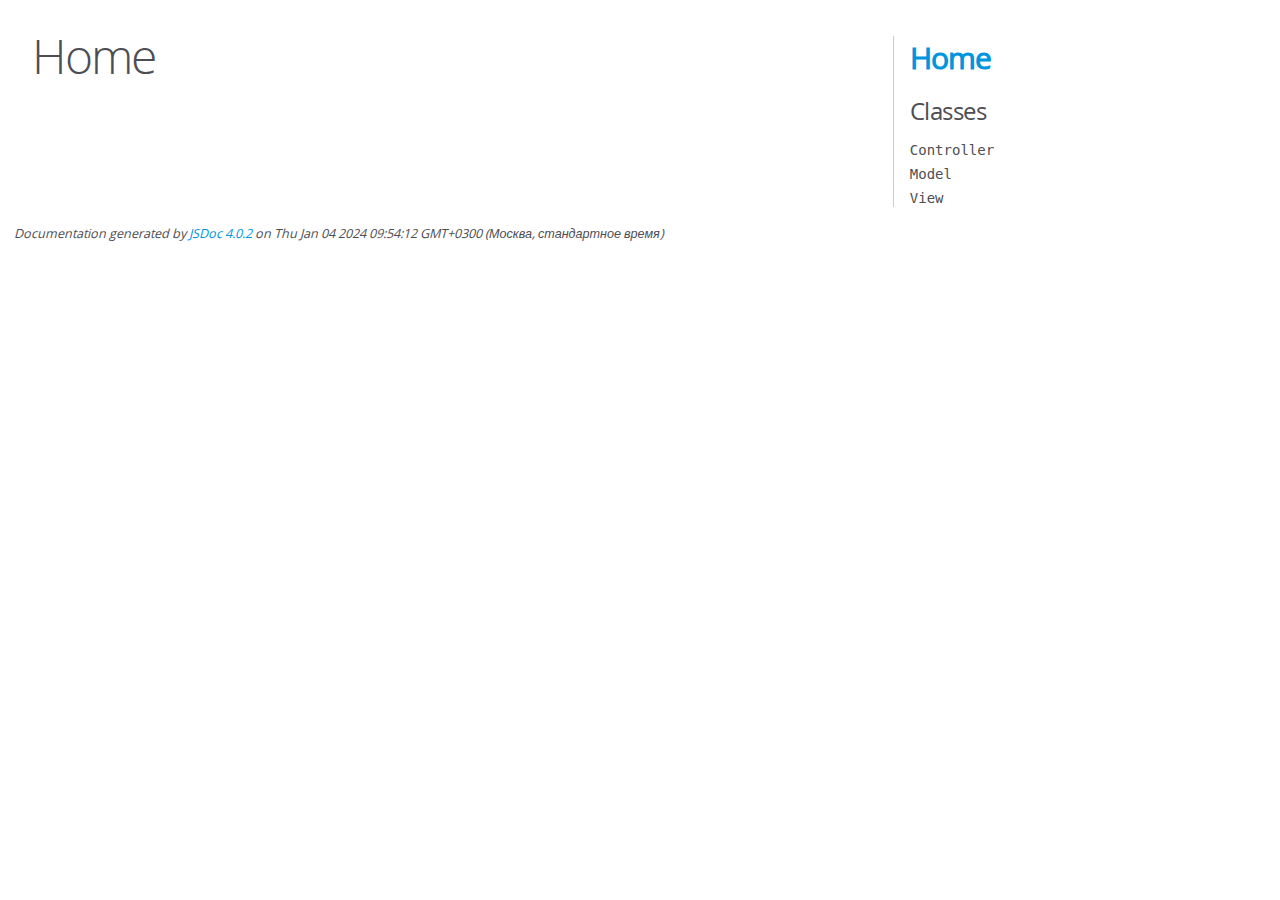
<file: client/out/index.html>
<!DOCTYPE html>
<html lang="en">
<head>
    <meta charset="utf-8">
    <title>JSDoc: Home</title>

    <script src="scripts/prettify/prettify.js"> </script>
    <script src="scripts/prettify/lang-css.js"> </script>
    <!--[if lt IE 9]>
      <script src="//html5shiv.googlecode.com/svn/trunk/html5.js"></script>
    <![endif]-->
    <link type="text/css" rel="stylesheet" href="styles/prettify-tomorrow.css">
    <link type="text/css" rel="stylesheet" href="styles/jsdoc-default.css">
</head>

<body>

<div id="main">

    <h1 class="page-title">Home</h1>

    



    


    <h3> </h3>










    









</div>

<nav>
    <h2><a href="index.html">Home</a></h2><h3>Classes</h3><ul><li><a href="Controller.html">Controller</a></li><li><a href="Model.html">Model</a></li><li><a href="View.html">View</a></li></ul>
</nav>

<br class="clear">

<footer>
    Documentation generated by <a href="https://github.com/jsdoc/jsdoc">JSDoc 4.0.2</a> on Thu Jan 04 2024 09:54:12 GMT+0300 (Москва, стандартное время)
</footer>

<script> prettyPrint(); </script>
<script src="scripts/linenumber.js"> </script>
</body>
</html>
</file>
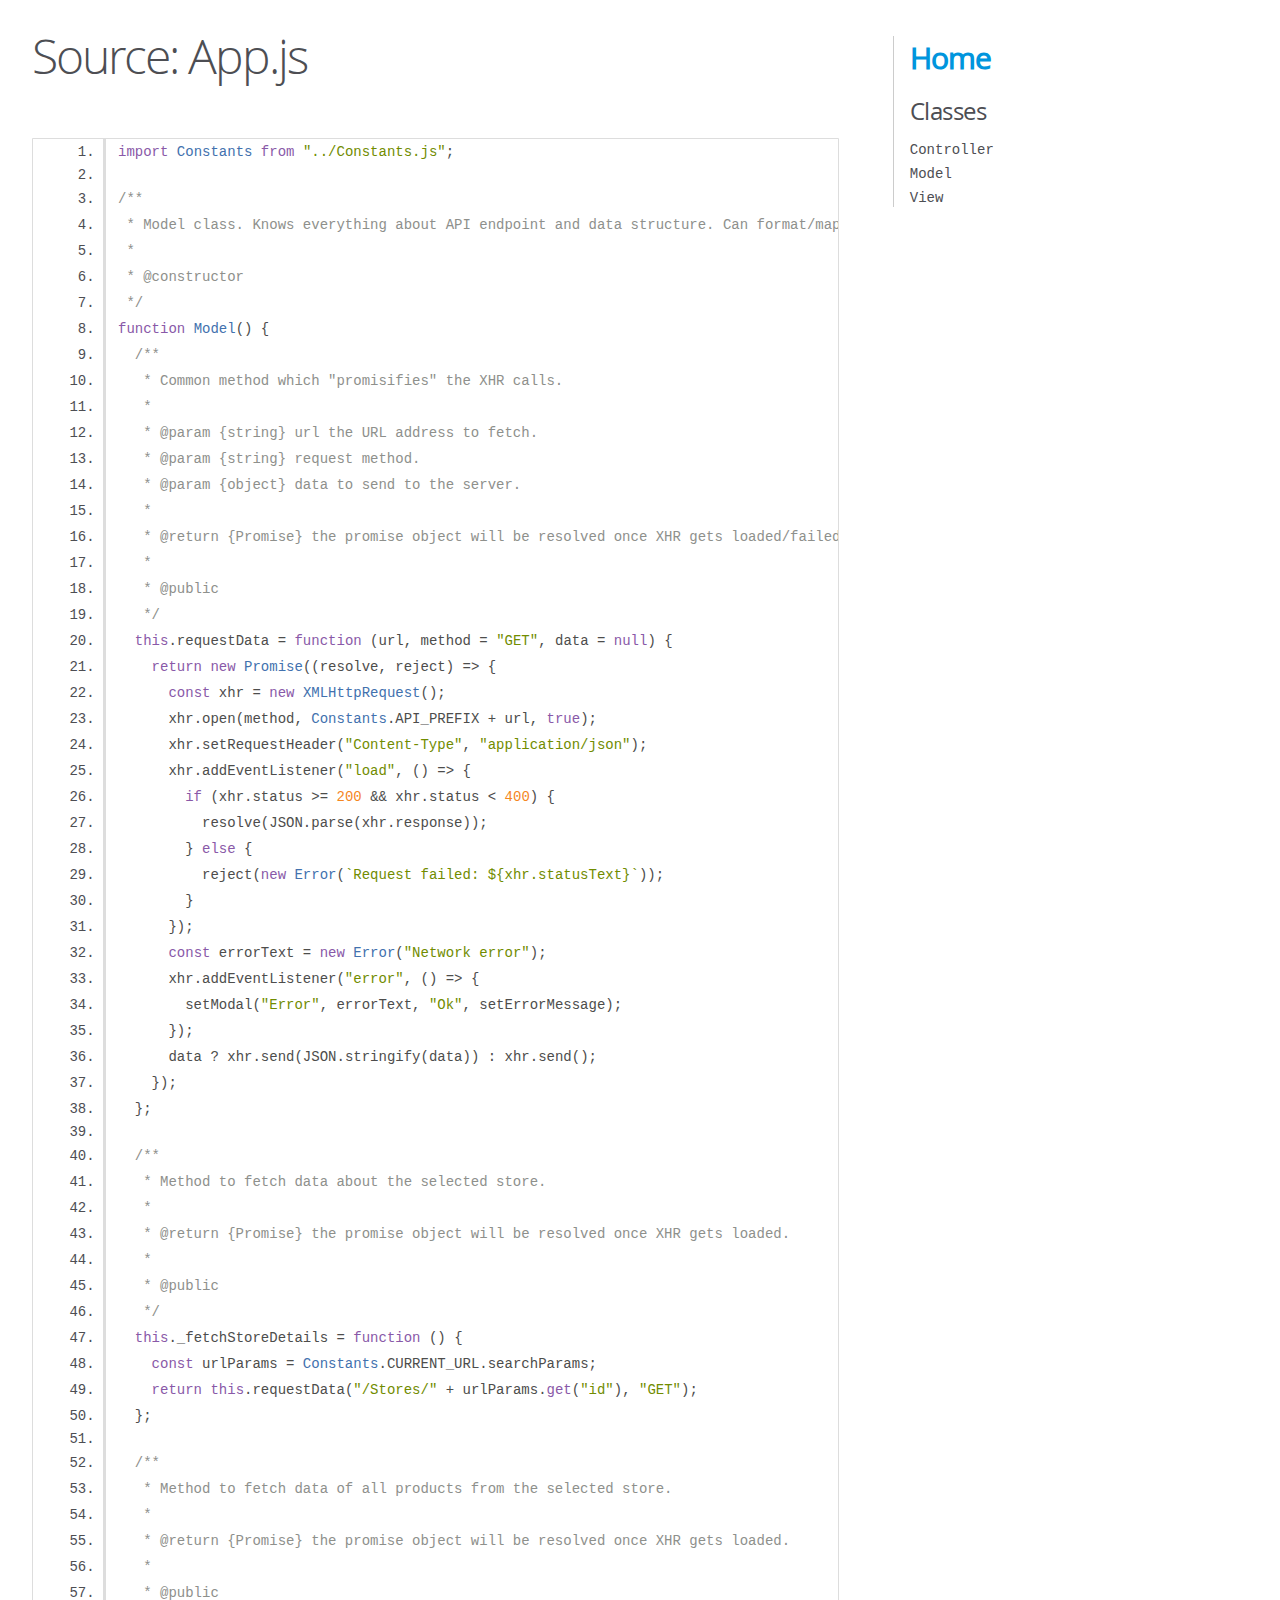
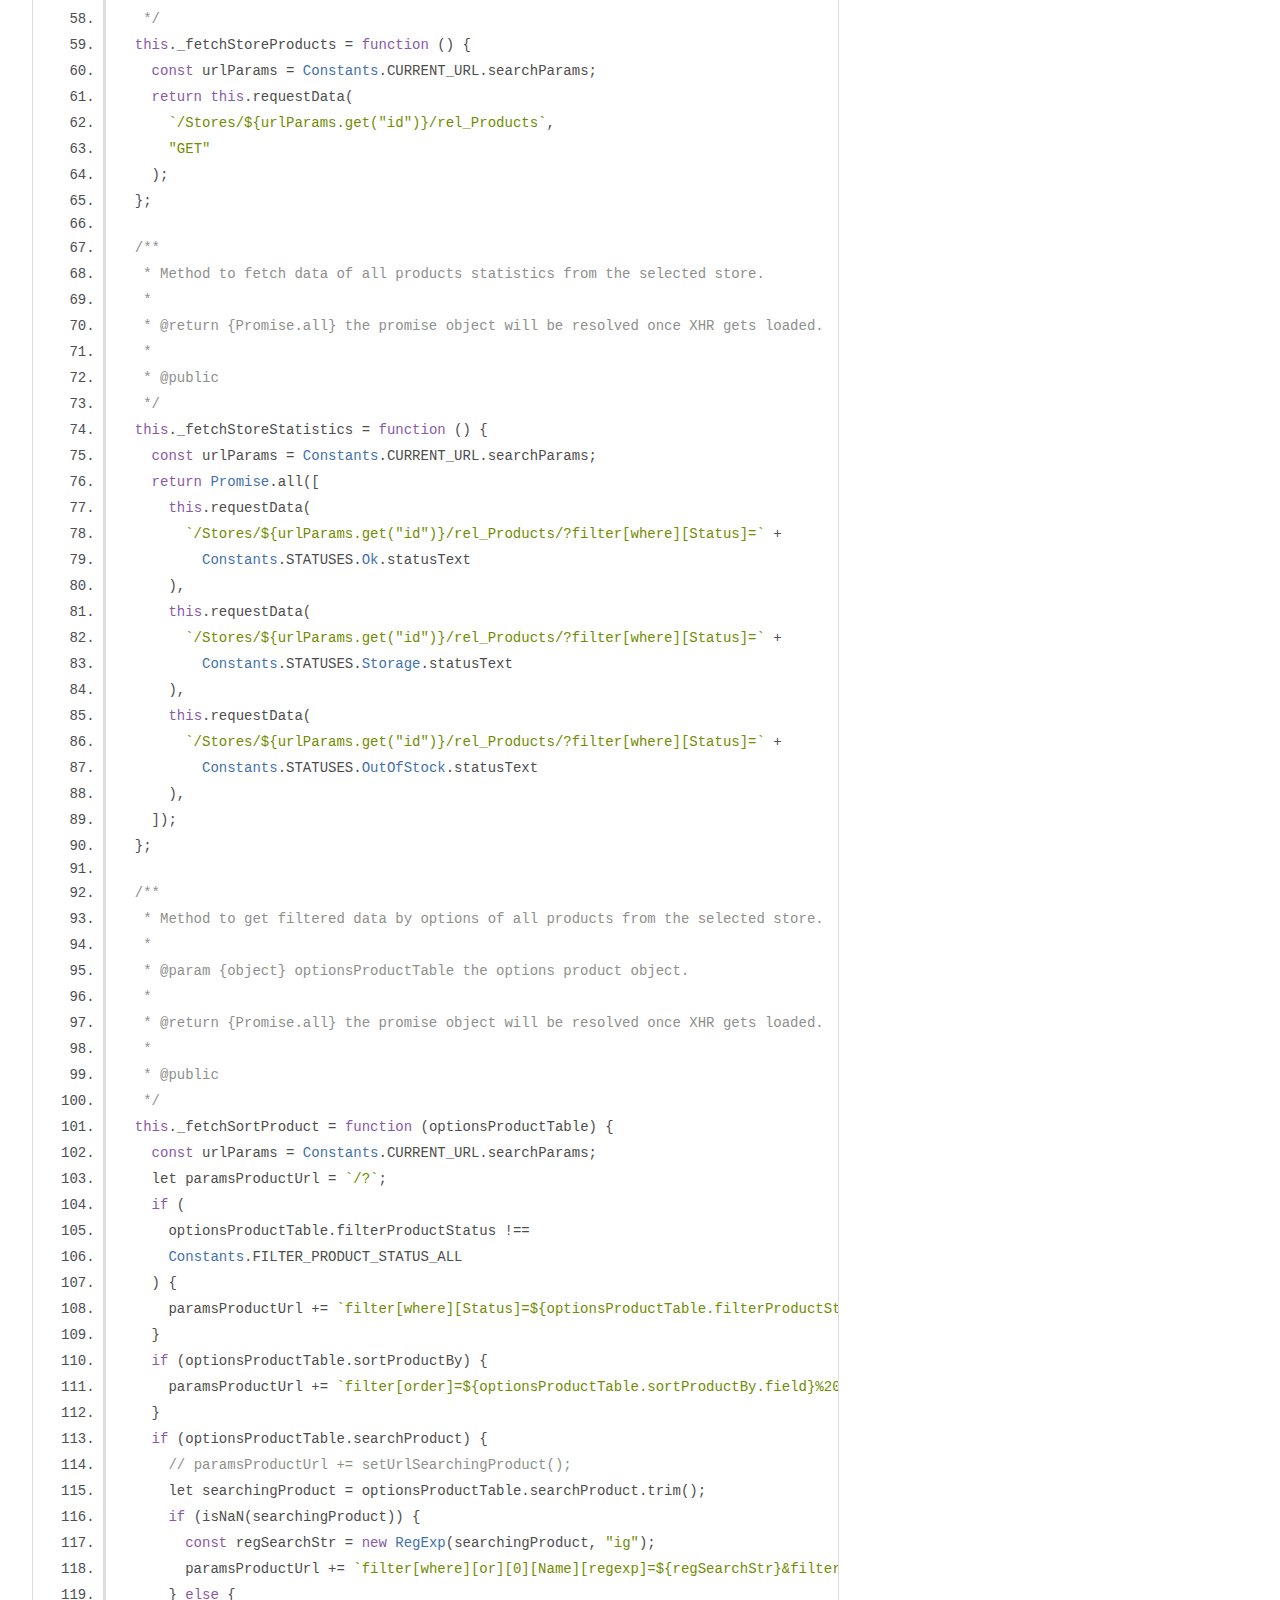
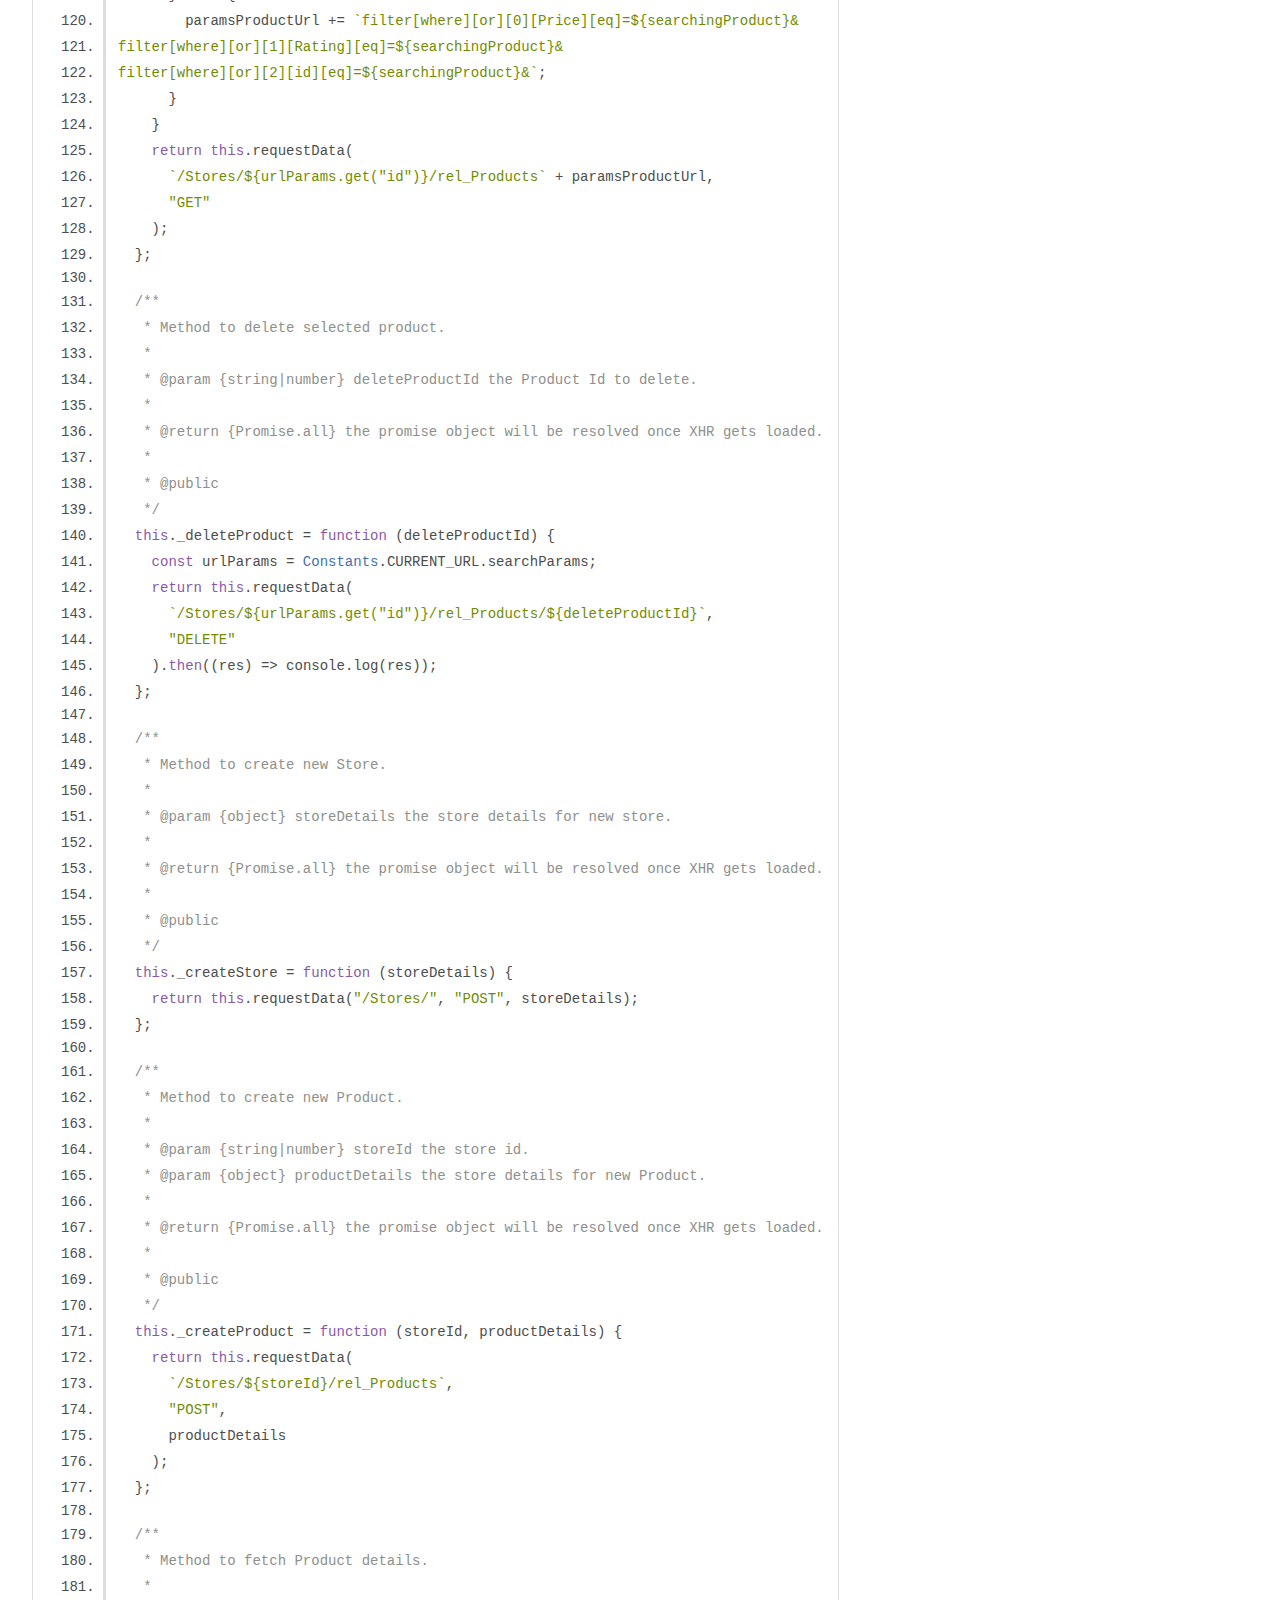
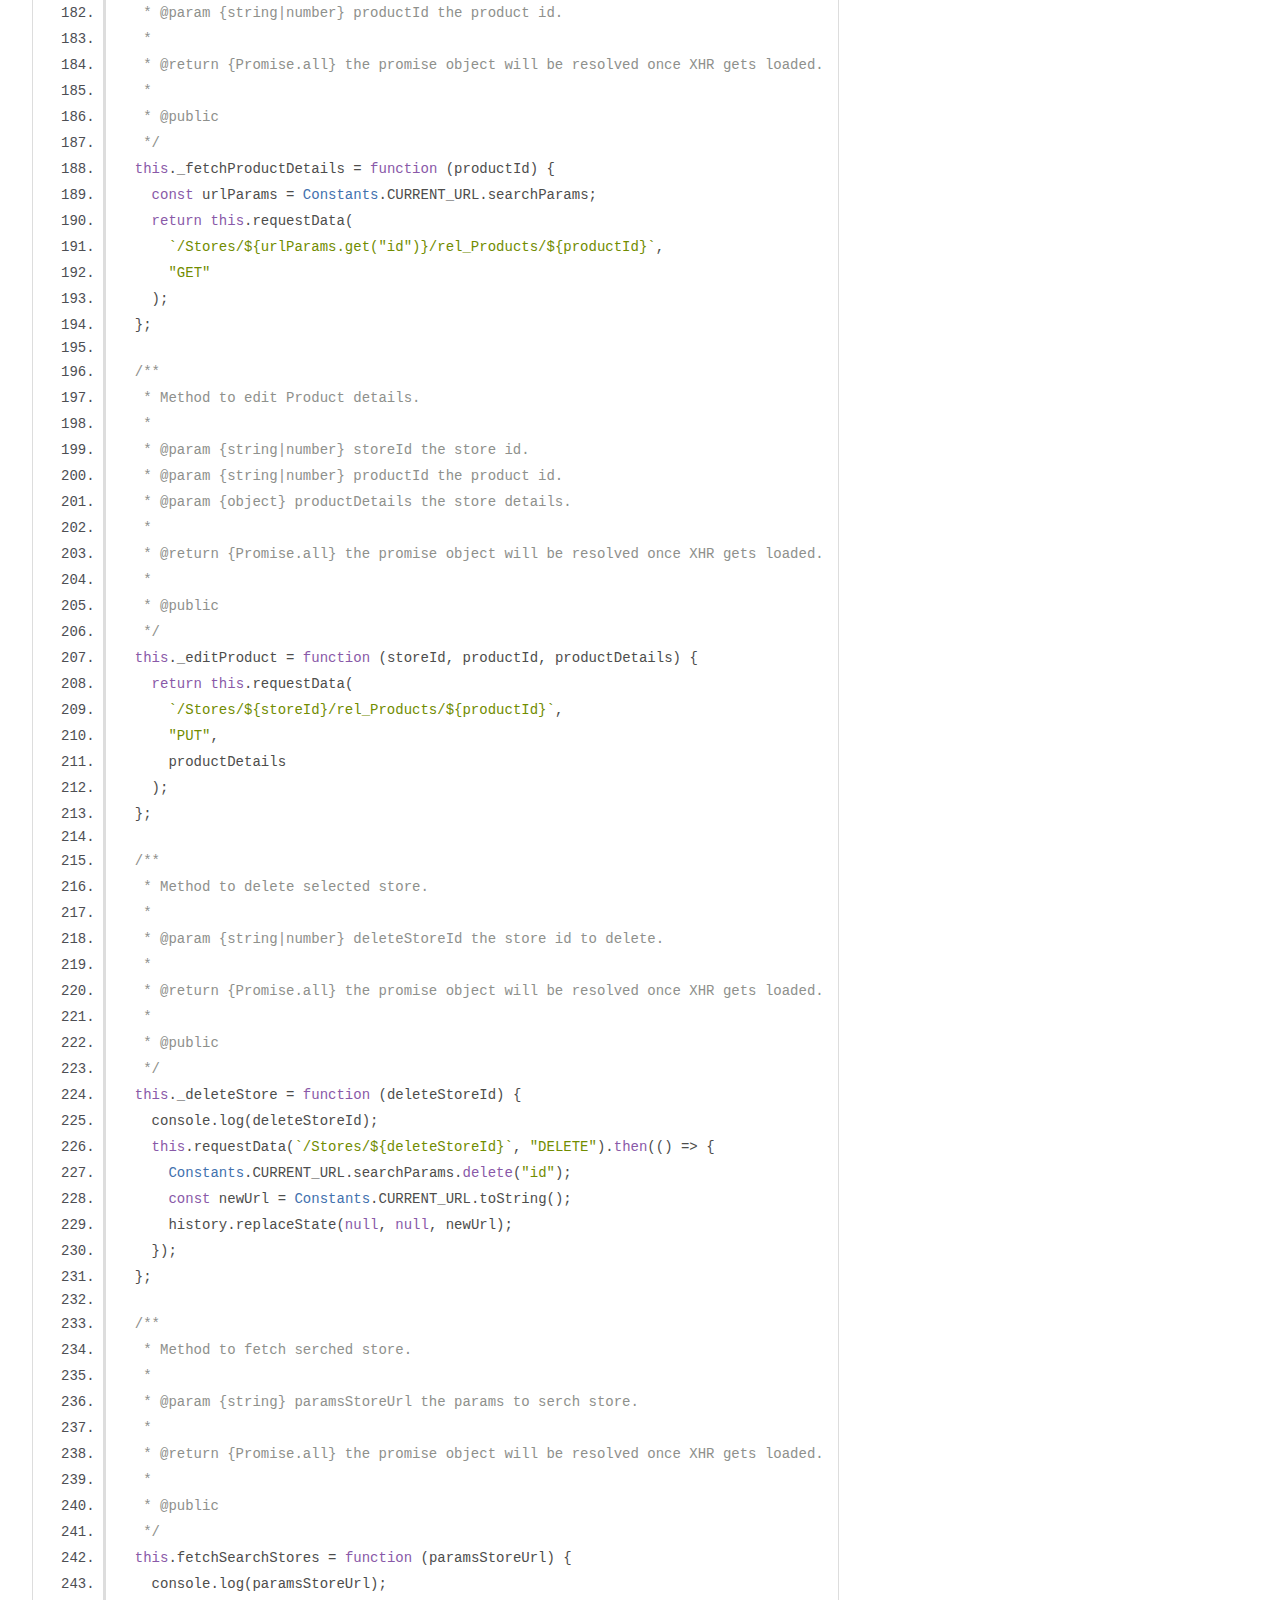
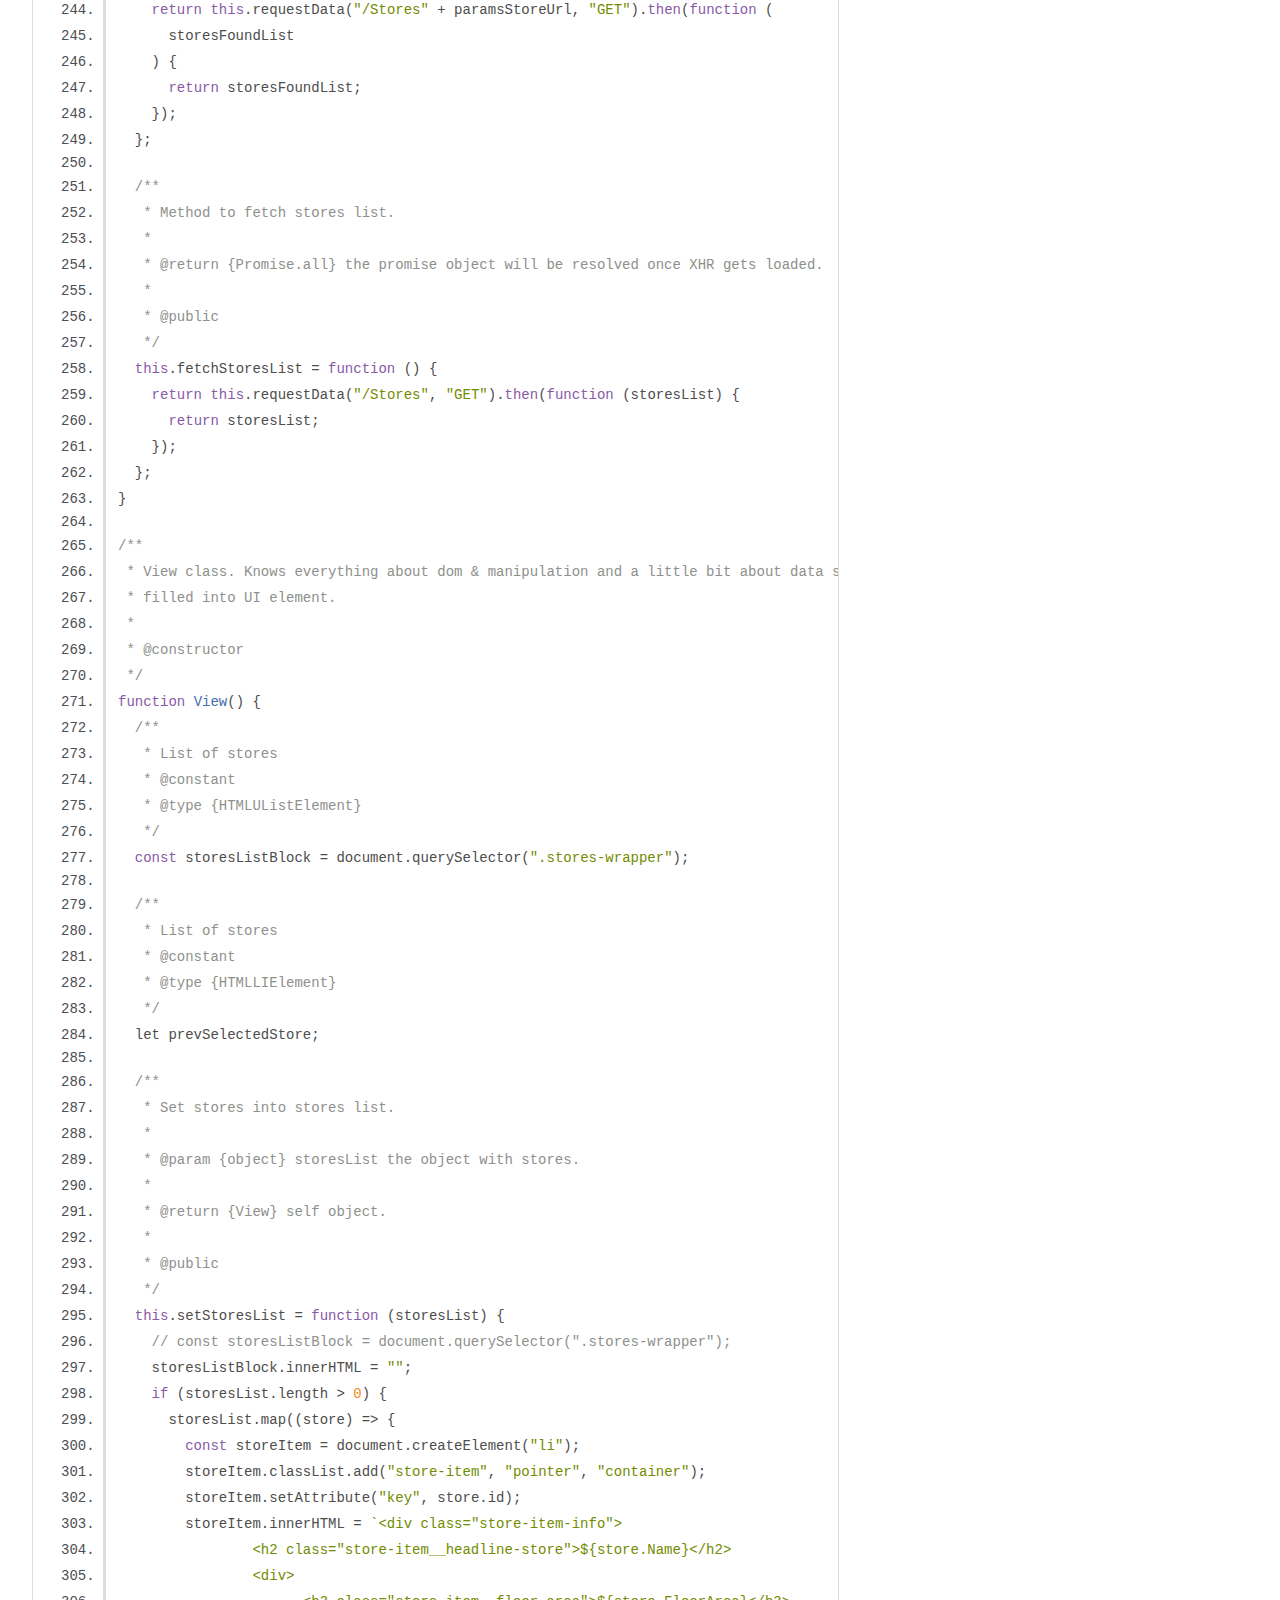
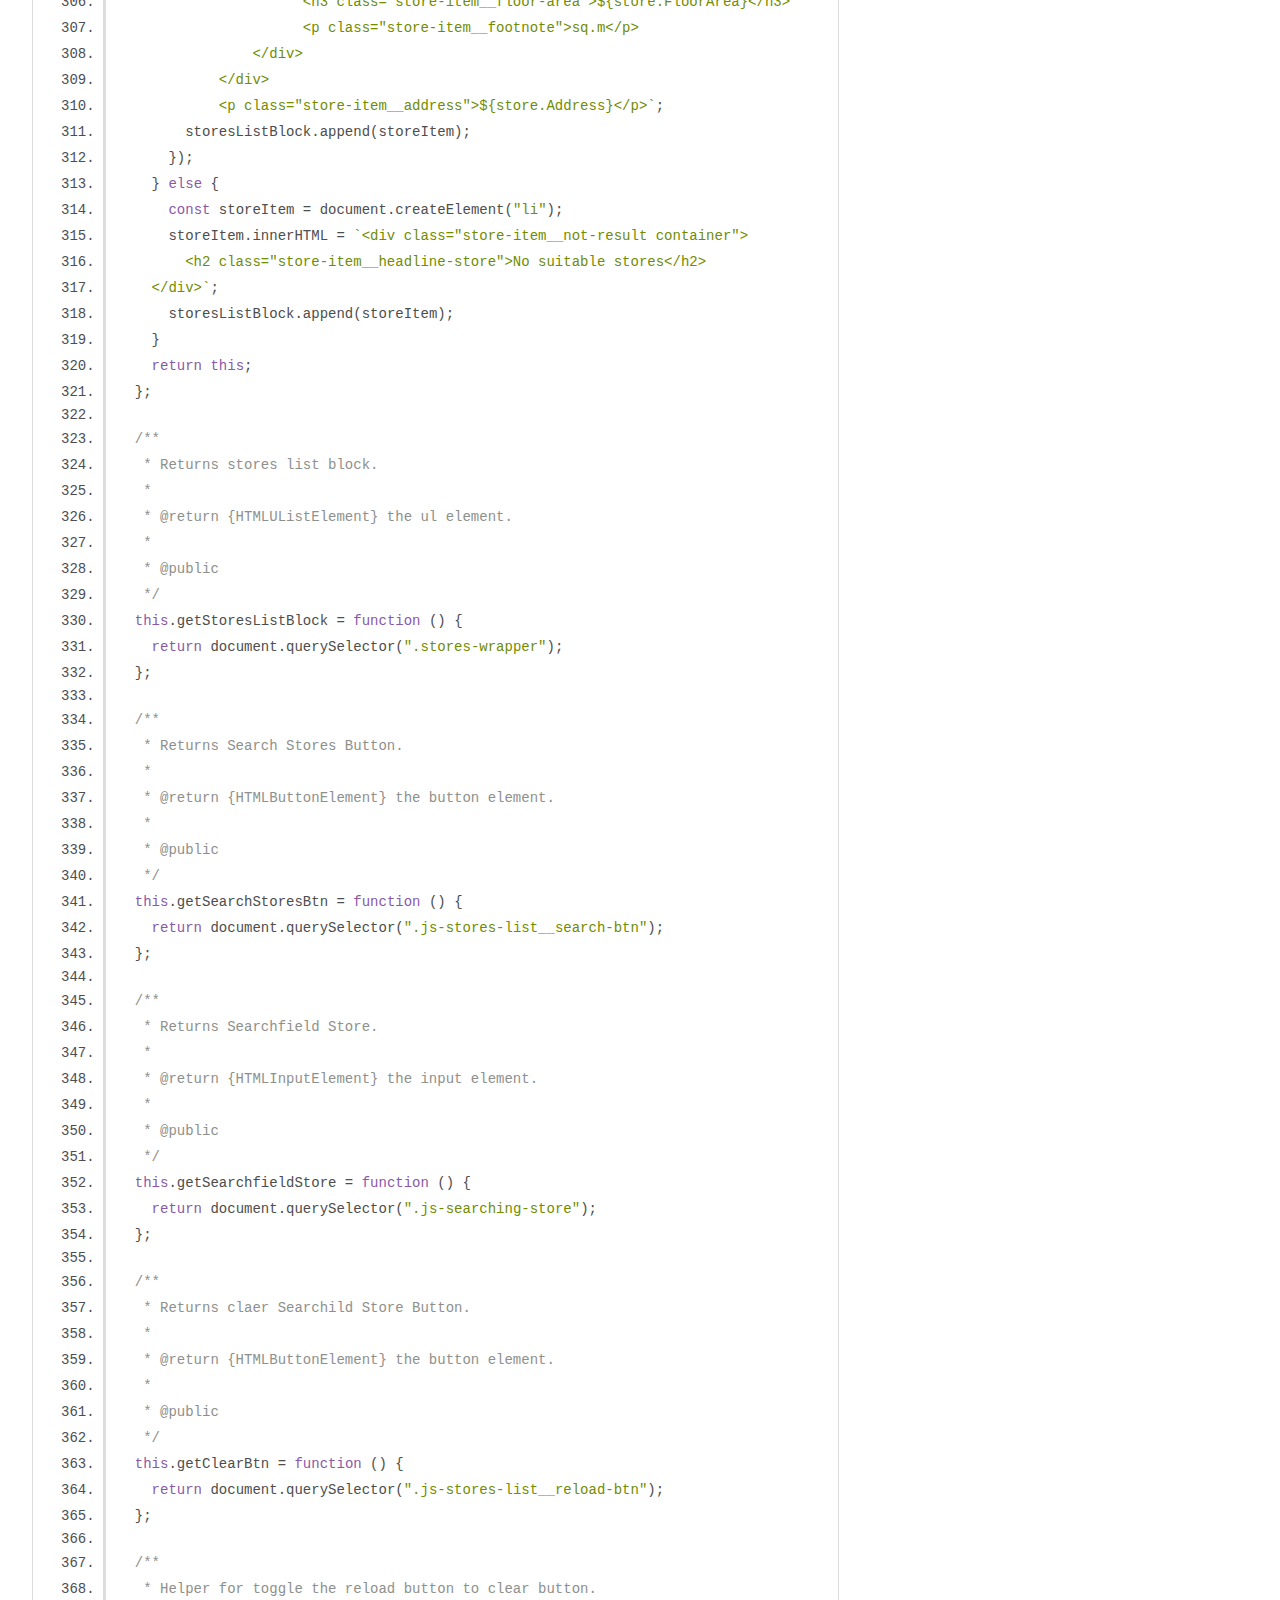
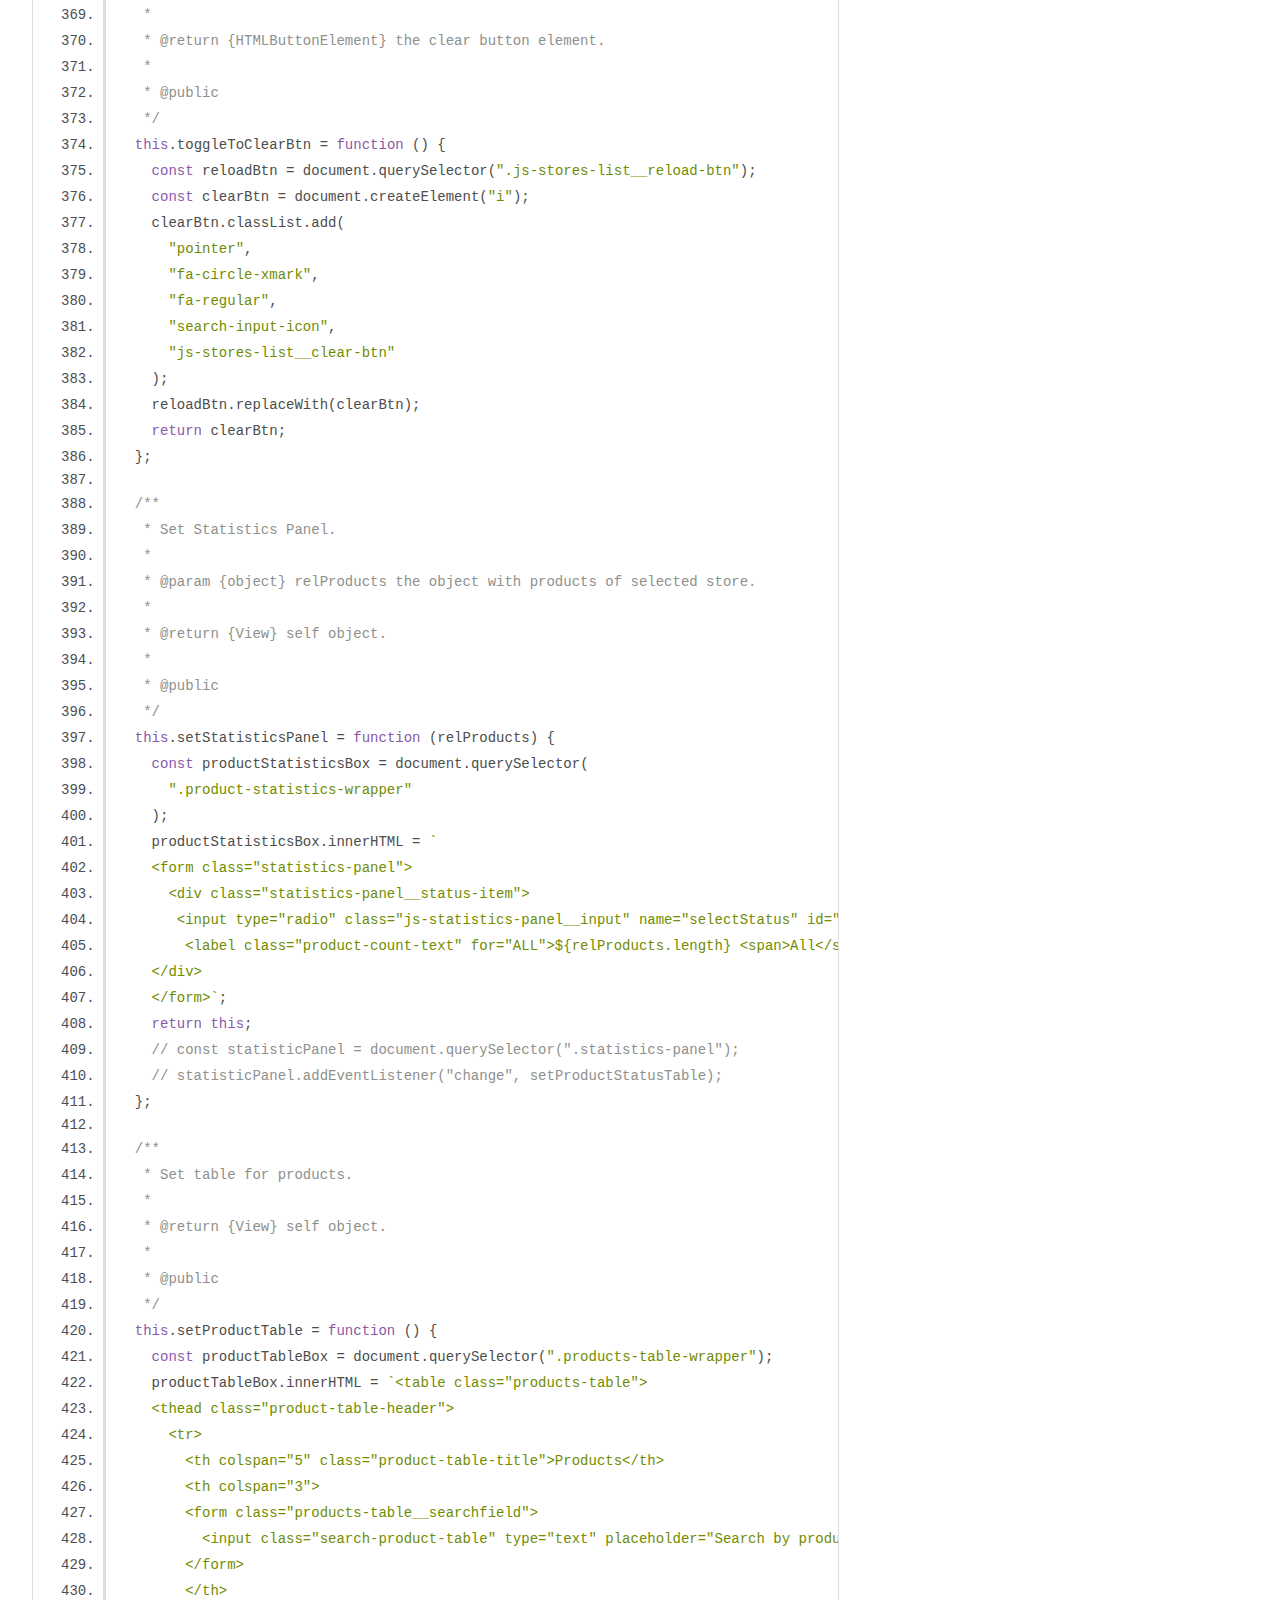
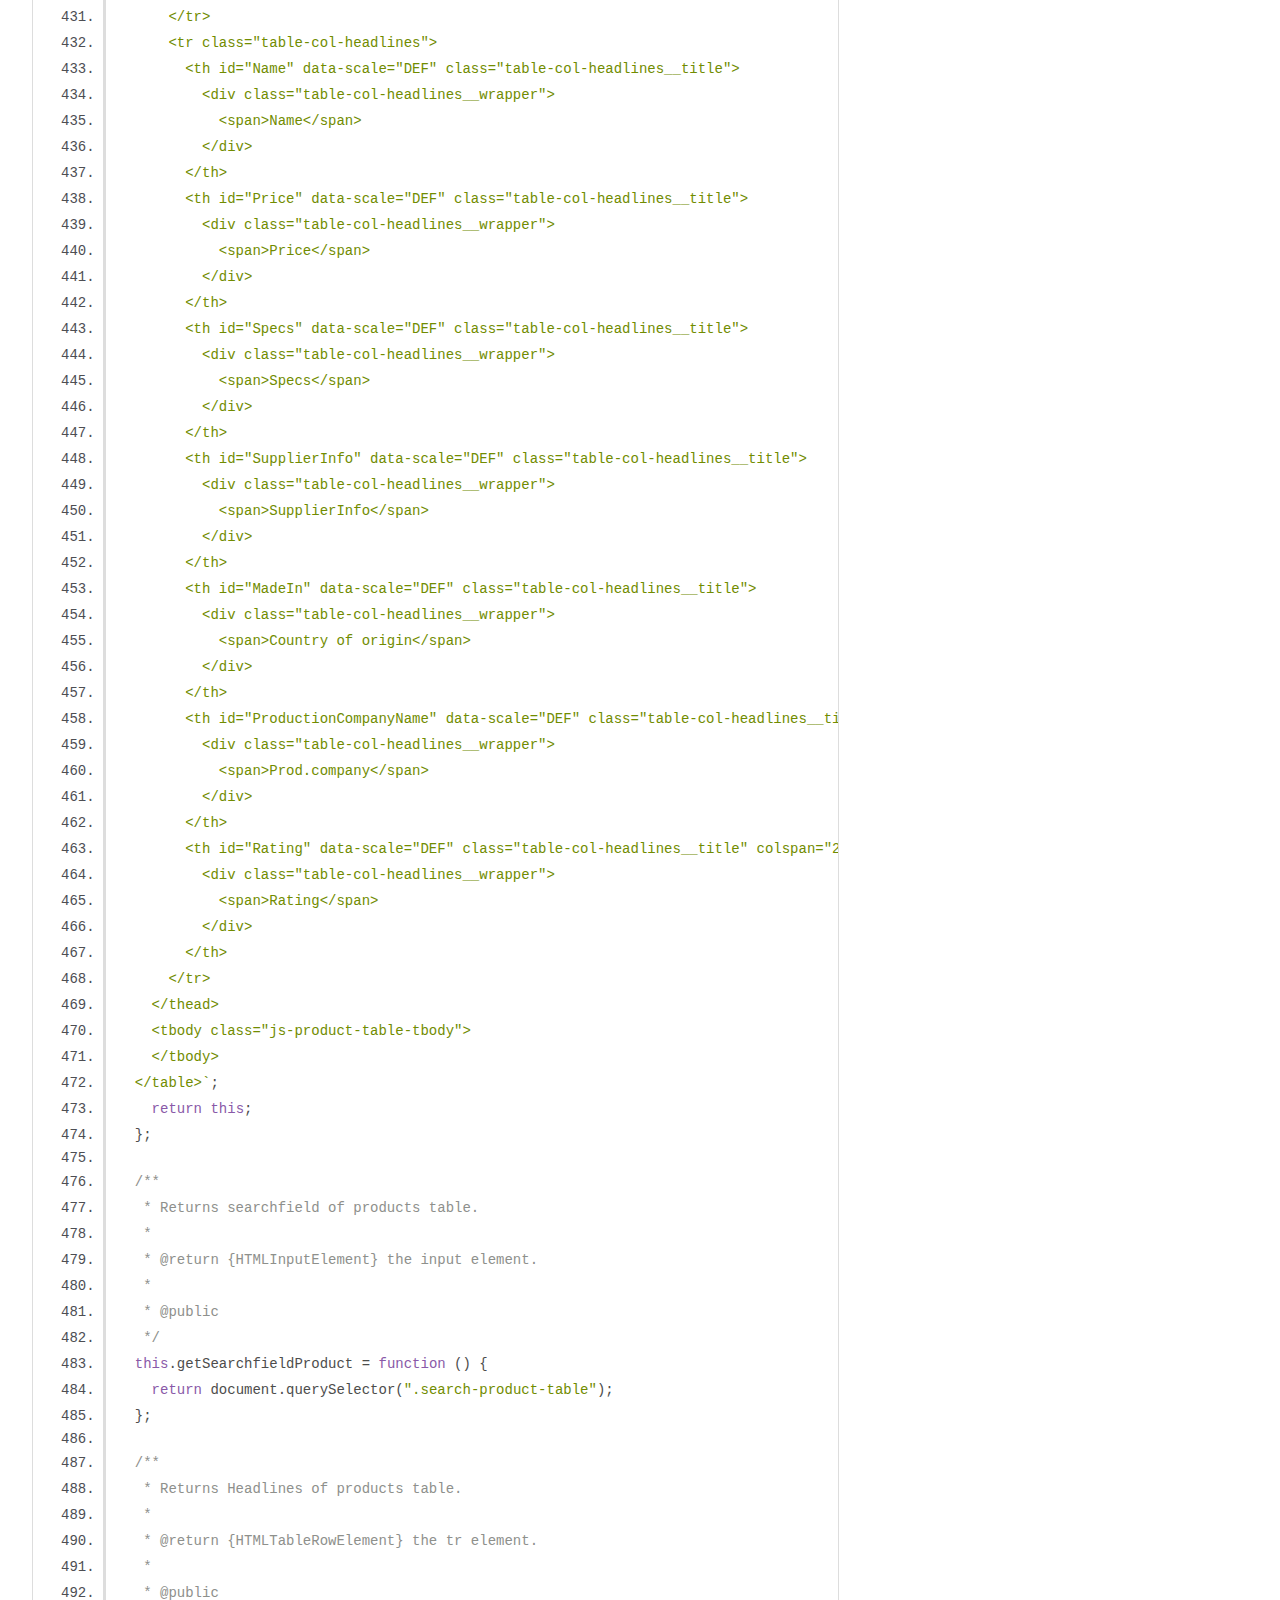
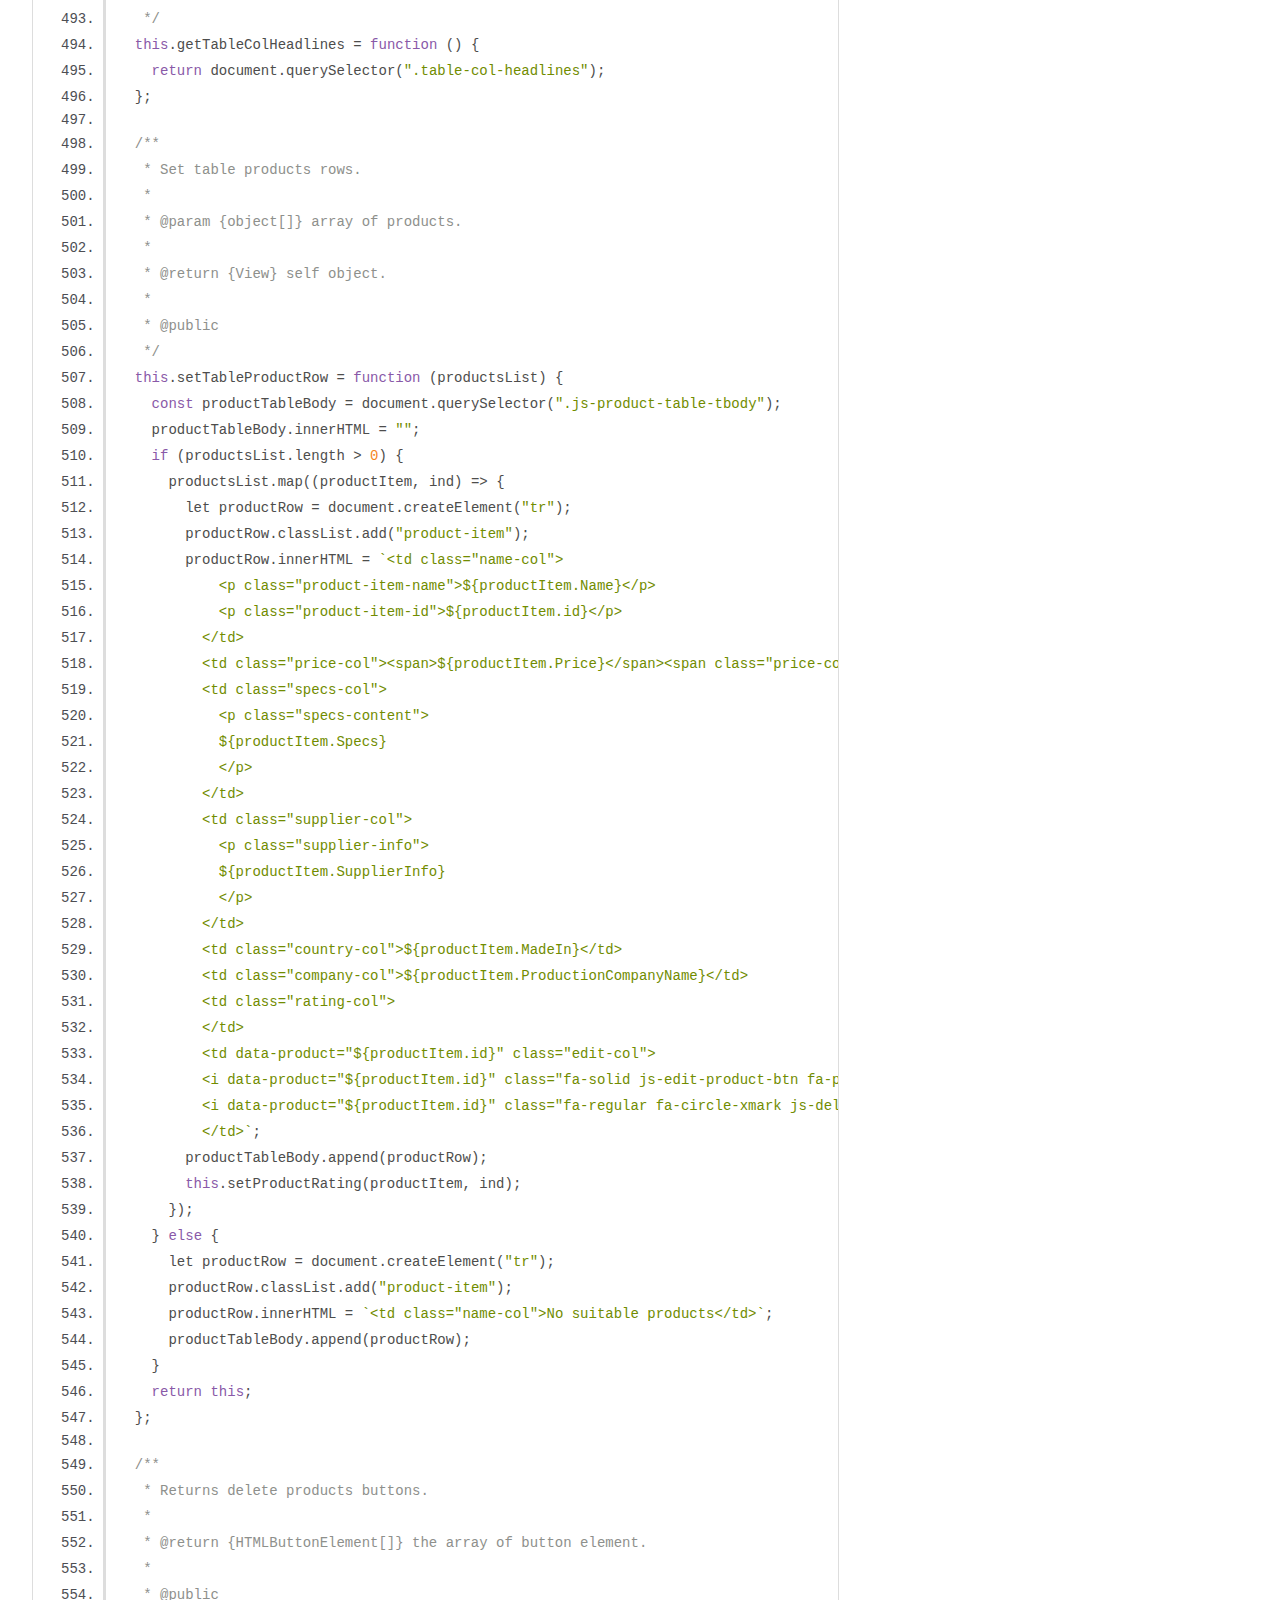
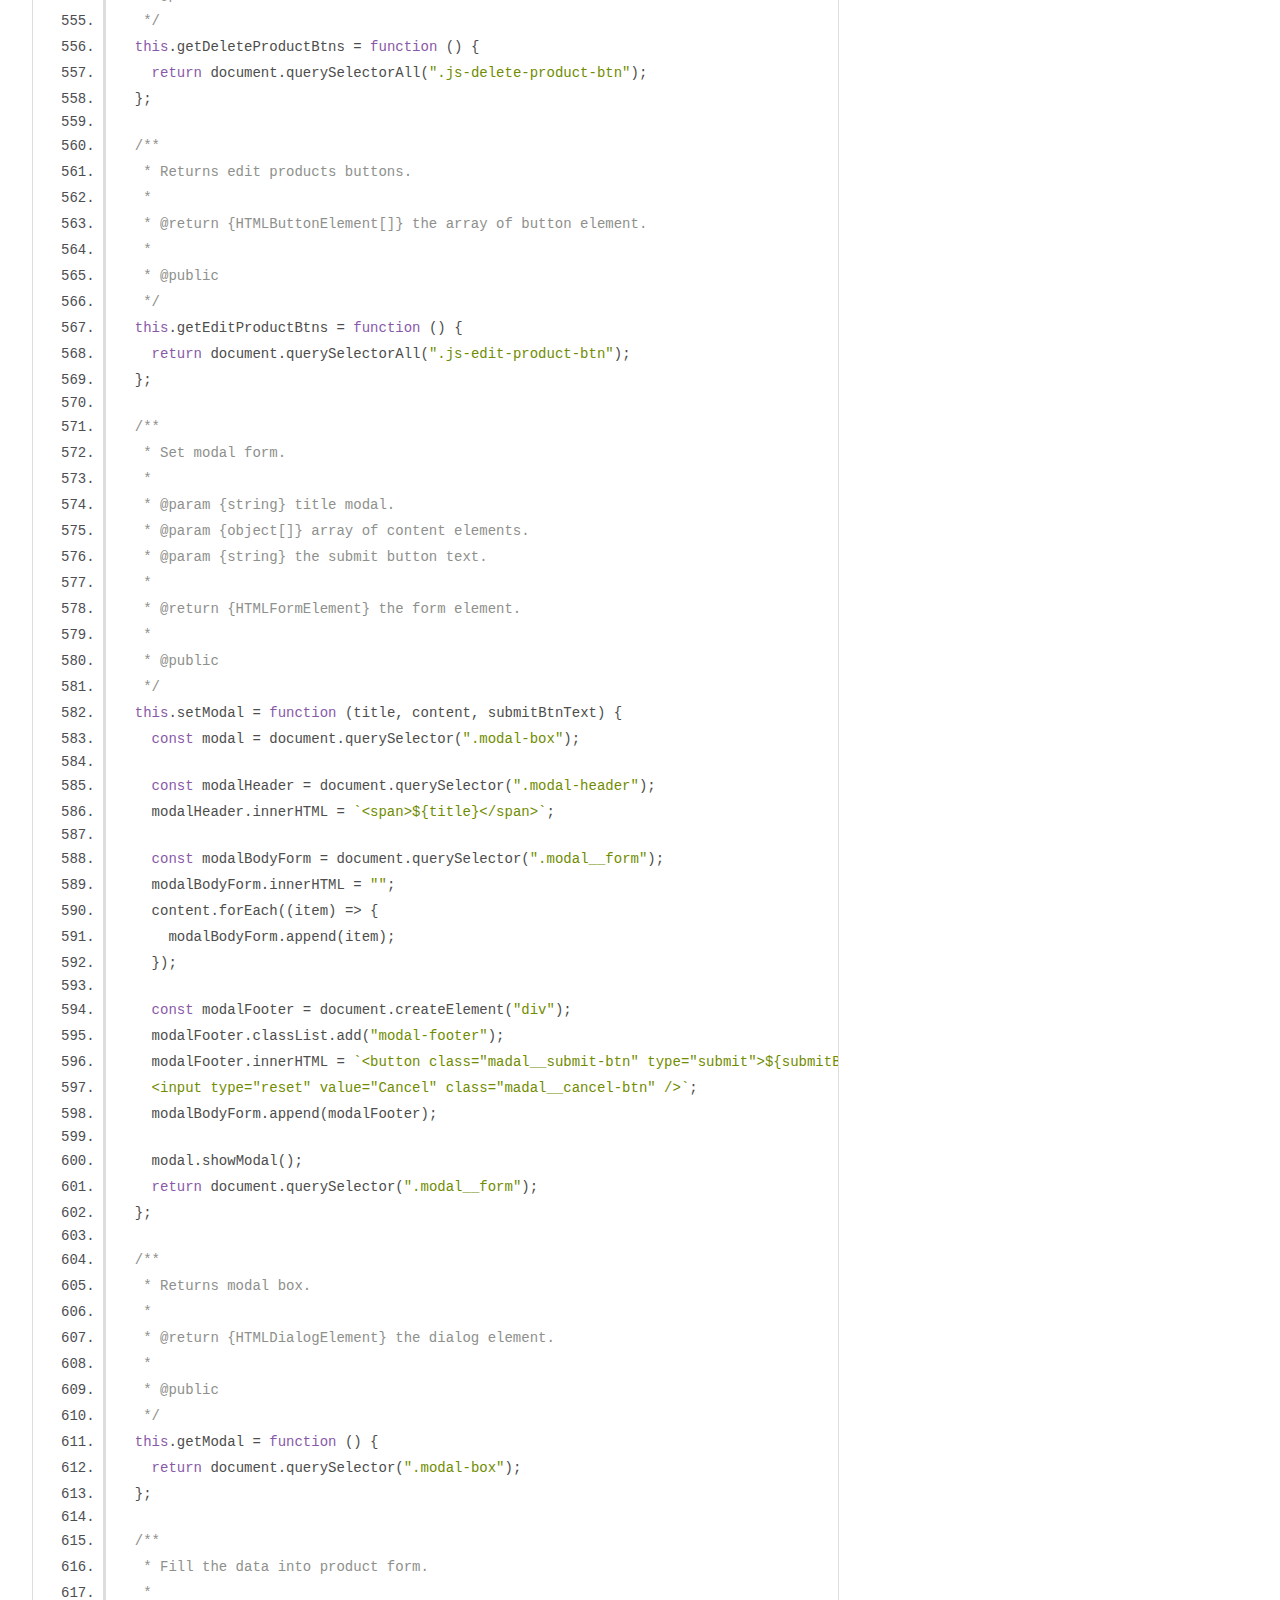
<file: client/out/App.js.html>
<!DOCTYPE html>
<html lang="en">
<head>
    <meta charset="utf-8">
    <title>JSDoc: Source: App.js</title>

    <script src="scripts/prettify/prettify.js"> </script>
    <script src="scripts/prettify/lang-css.js"> </script>
    <!--[if lt IE 9]>
      <script src="//html5shiv.googlecode.com/svn/trunk/html5.js"></script>
    <![endif]-->
    <link type="text/css" rel="stylesheet" href="styles/prettify-tomorrow.css">
    <link type="text/css" rel="stylesheet" href="styles/jsdoc-default.css">
</head>

<body>

<div id="main">

    <h1 class="page-title">Source: App.js</h1>

    



    
    <section>
        <article>
            <pre class="prettyprint source linenums"><code>import Constants from "../Constants.js";

/**
 * Model class. Knows everything about API endpoint and data structure. Can format/map data to any structure.
 *
 * @constructor
 */
function Model() {
  /**
   * Common method which "promisifies" the XHR calls.
   *
   * @param {string} url the URL address to fetch.
   * @param {string} request method.
   * @param {object} data to send to the server.
   *
   * @return {Promise} the promise object will be resolved once XHR gets loaded/failed.
   *
   * @public
   */
  this.requestData = function (url, method = "GET", data = null) {
    return new Promise((resolve, reject) => {
      const xhr = new XMLHttpRequest();
      xhr.open(method, Constants.API_PREFIX + url, true);
      xhr.setRequestHeader("Content-Type", "application/json");
      xhr.addEventListener("load", () => {
        if (xhr.status >= 200 &amp;&amp; xhr.status &lt; 400) {
          resolve(JSON.parse(xhr.response));
        } else {
          reject(new Error(`Request failed: ${xhr.statusText}`));
        }
      });
      const errorText = new Error("Network error");
      xhr.addEventListener("error", () => {
        setModal("Error", errorText, "Ok", setErrorMessage);
      });
      data ? xhr.send(JSON.stringify(data)) : xhr.send();
    });
  };

  /**
   * Method to fetch data about the selected store.
   *
   * @return {Promise} the promise object will be resolved once XHR gets loaded.
   *
   * @public
   */
  this._fetchStoreDetails = function () {
    const urlParams = Constants.CURRENT_URL.searchParams;
    return this.requestData("/Stores/" + urlParams.get("id"), "GET");
  };

  /**
   * Method to fetch data of all products from the selected store.
   *
   * @return {Promise} the promise object will be resolved once XHR gets loaded.
   *
   * @public
   */
  this._fetchStoreProducts = function () {
    const urlParams = Constants.CURRENT_URL.searchParams;
    return this.requestData(
      `/Stores/${urlParams.get("id")}/rel_Products`,
      "GET"
    );
  };

  /**
   * Method to fetch data of all products statistics from the selected store.
   *
   * @return {Promise.all} the promise object will be resolved once XHR gets loaded.
   *
   * @public
   */
  this._fetchStoreStatistics = function () {
    const urlParams = Constants.CURRENT_URL.searchParams;
    return Promise.all([
      this.requestData(
        `/Stores/${urlParams.get("id")}/rel_Products/?filter[where][Status]=` +
          Constants.STATUSES.Ok.statusText
      ),
      this.requestData(
        `/Stores/${urlParams.get("id")}/rel_Products/?filter[where][Status]=` +
          Constants.STATUSES.Storage.statusText
      ),
      this.requestData(
        `/Stores/${urlParams.get("id")}/rel_Products/?filter[where][Status]=` +
          Constants.STATUSES.OutOfStock.statusText
      ),
    ]);
  };

  /**
   * Method to get filtered data by options of all products from the selected store.
   *
   * @param {object} optionsProductTable the options product object.
   *
   * @return {Promise.all} the promise object will be resolved once XHR gets loaded.
   *
   * @public
   */
  this._fetchSortProduct = function (optionsProductTable) {
    const urlParams = Constants.CURRENT_URL.searchParams;
    let paramsProductUrl = `/?`;
    if (
      optionsProductTable.filterProductStatus !==
      Constants.FILTER_PRODUCT_STATUS_ALL
    ) {
      paramsProductUrl += `filter[where][Status]=${optionsProductTable.filterProductStatus}&amp;`;
    }
    if (optionsProductTable.sortProductBy) {
      paramsProductUrl += `filter[order]=${optionsProductTable.sortProductBy.field}%20${optionsProductTable.sortProductBy.scale}&amp;`;
    }
    if (optionsProductTable.searchProduct) {
      // paramsProductUrl += setUrlSearchingProduct();
      let searchingProduct = optionsProductTable.searchProduct.trim();
      if (isNaN(searchingProduct)) {
        const regSearchStr = new RegExp(searchingProduct, "ig");
        paramsProductUrl += `filter[where][or][0][Name][regexp]=${regSearchStr}&amp;filter[where][or][1][MadeIn][regexp]=${regSearchStr}&amp;filter[where][or][2][ProductionCompanyName][regexp]=${regSearchStr}&amp;filter[where][or][3][Specs][regexp]=${regSearchStr}&amp;filter[where][or][5][SupplierInfo][regexp]=${regSearchStr}&amp;`;
      } else {
        paramsProductUrl += `filter[where][or][0][Price][eq]=${searchingProduct}&amp;
filter[where][or][1][Rating][eq]=${searchingProduct}&amp;
filter[where][or][2][id][eq]=${searchingProduct}&amp;`;
      }
    }
    return this.requestData(
      `/Stores/${urlParams.get("id")}/rel_Products` + paramsProductUrl,
      "GET"
    );
  };

  /**
   * Method to delete selected product.
   *
   * @param {string|number} deleteProductId the Product Id to delete.
   *
   * @return {Promise.all} the promise object will be resolved once XHR gets loaded.
   *
   * @public
   */
  this._deleteProduct = function (deleteProductId) {
    const urlParams = Constants.CURRENT_URL.searchParams;
    return this.requestData(
      `/Stores/${urlParams.get("id")}/rel_Products/${deleteProductId}`,
      "DELETE"
    ).then((res) => console.log(res));
  };

  /**
   * Method to create new Store.
   *
   * @param {object} storeDetails the store details for new store.
   *
   * @return {Promise.all} the promise object will be resolved once XHR gets loaded.
   *
   * @public
   */
  this._createStore = function (storeDetails) {
    return this.requestData("/Stores/", "POST", storeDetails);
  };

  /**
   * Method to create new Product.
   *
   * @param {string|number} storeId the store id.
   * @param {object} productDetails the store details for new Product.
   *
   * @return {Promise.all} the promise object will be resolved once XHR gets loaded.
   *
   * @public
   */
  this._createProduct = function (storeId, productDetails) {
    return this.requestData(
      `/Stores/${storeId}/rel_Products`,
      "POST",
      productDetails
    );
  };

  /**
   * Method to fetch Product details.
   *
   * @param {string|number} productId the product id.
   *
   * @return {Promise.all} the promise object will be resolved once XHR gets loaded.
   *
   * @public
   */
  this._fetchProductDetails = function (productId) {
    const urlParams = Constants.CURRENT_URL.searchParams;
    return this.requestData(
      `/Stores/${urlParams.get("id")}/rel_Products/${productId}`,
      "GET"
    );
  };

  /**
   * Method to edit Product details.
   *
   * @param {string|number} storeId the store id.
   * @param {string|number} productId the product id.
   * @param {object} productDetails the store details.
   *
   * @return {Promise.all} the promise object will be resolved once XHR gets loaded.
   *
   * @public
   */
  this._editProduct = function (storeId, productId, productDetails) {
    return this.requestData(
      `/Stores/${storeId}/rel_Products/${productId}`,
      "PUT",
      productDetails
    );
  };

  /**
   * Method to delete selected store.
   *
   * @param {string|number} deleteStoreId the store id to delete.
   *
   * @return {Promise.all} the promise object will be resolved once XHR gets loaded.
   *
   * @public
   */
  this._deleteStore = function (deleteStoreId) {
    console.log(deleteStoreId);
    this.requestData(`/Stores/${deleteStoreId}`, "DELETE").then(() => {
      Constants.CURRENT_URL.searchParams.delete("id");
      const newUrl = Constants.CURRENT_URL.toString();
      history.replaceState(null, null, newUrl);
    });
  };

  /**
   * Method to fetch serched store.
   *
   * @param {string} paramsStoreUrl the params to serch store.
   *
   * @return {Promise.all} the promise object will be resolved once XHR gets loaded.
   *
   * @public
   */
  this.fetchSearchStores = function (paramsStoreUrl) {
    console.log(paramsStoreUrl);
    return this.requestData("/Stores" + paramsStoreUrl, "GET").then(function (
      storesFoundList
    ) {
      return storesFoundList;
    });
  };

  /**
   * Method to fetch stores list.
   *
   * @return {Promise.all} the promise object will be resolved once XHR gets loaded.
   *
   * @public
   */
  this.fetchStoresList = function () {
    return this.requestData("/Stores", "GET").then(function (storesList) {
      return storesList;
    });
  };
}

/**
 * View class. Knows everything about dom &amp; manipulation and a little bit about data structure, which should be
 * filled into UI element.
 *
 * @constructor
 */
function View() {
  /**
   * List of stores
   * @constant
   * @type {HTMLUListElement}
   */
  const storesListBlock = document.querySelector(".stores-wrapper");

  /**
   * List of stores
   * @constant
   * @type {HTMLLIElement}
   */
  let prevSelectedStore;

  /**
   * Set stores into stores list.
   *
   * @param {object} storesList the object with stores.
   *
   * @return {View} self object.
   *
   * @public
   */
  this.setStoresList = function (storesList) {
    // const storesListBlock = document.querySelector(".stores-wrapper");
    storesListBlock.innerHTML = "";
    if (storesList.length > 0) {
      storesList.map((store) => {
        const storeItem = document.createElement("li");
        storeItem.classList.add("store-item", "pointer", "container");
        storeItem.setAttribute("key", store.id);
        storeItem.innerHTML = `&lt;div class="store-item-info">
                &lt;h2 class="store-item__headline-store">${store.Name}&lt;/h2>
                &lt;div>
                      &lt;h3 class="store-item__floor-area">${store.FloorArea}&lt;/h3>
                      &lt;p class="store-item__footnote">sq.m&lt;/p>
                &lt;/div>
            &lt;/div>
            &lt;p class="store-item__address">${store.Address}&lt;/p>`;
        storesListBlock.append(storeItem);
      });
    } else {
      const storeItem = document.createElement("li");
      storeItem.innerHTML = `&lt;div class="store-item__not-result container">
        &lt;h2 class="store-item__headline-store">No suitable stores&lt;/h2>
    &lt;/div>`;
      storesListBlock.append(storeItem);
    }
    return this;
  };

  /**
   * Returns stores list block.
   *
   * @return {HTMLUListElement} the ul element.
   *
   * @public
   */
  this.getStoresListBlock = function () {
    return document.querySelector(".stores-wrapper");
  };

  /**
   * Returns Search Stores Button.
   *
   * @return {HTMLButtonElement} the button element.
   *
   * @public
   */
  this.getSearchStoresBtn = function () {
    return document.querySelector(".js-stores-list__search-btn");
  };

  /**
   * Returns Searchfield Store.
   *
   * @return {HTMLInputElement} the input element.
   *
   * @public
   */
  this.getSearchfieldStore = function () {
    return document.querySelector(".js-searching-store");
  };

  /**
   * Returns claer Searchild Store Button.
   *
   * @return {HTMLButtonElement} the button element.
   *
   * @public
   */
  this.getClearBtn = function () {
    return document.querySelector(".js-stores-list__reload-btn");
  };

  /**
   * Helper for toggle the reload button to clear button.
   *
   * @return {HTMLButtonElement} the clear button element.
   *
   * @public
   */
  this.toggleToClearBtn = function () {
    const reloadBtn = document.querySelector(".js-stores-list__reload-btn");
    const clearBtn = document.createElement("i");
    clearBtn.classList.add(
      "pointer",
      "fa-circle-xmark",
      "fa-regular",
      "search-input-icon",
      "js-stores-list__clear-btn"
    );
    reloadBtn.replaceWith(clearBtn);
    return clearBtn;
  };

  /**
   * Set Statistics Panel.
   *
   * @param {object} relProducts the object with products of selected store.
   *
   * @return {View} self object.
   *
   * @public
   */
  this.setStatisticsPanel = function (relProducts) {
    const productStatisticsBox = document.querySelector(
      ".product-statistics-wrapper"
    );
    productStatisticsBox.innerHTML = `
    &lt;form class="statistics-panel">
      &lt;div class="statistics-panel__status-item">
       &lt;input type="radio" class="js-statistics-panel__input" name="selectStatus" id="ALL" value="ALL" checked />
        &lt;label class="product-count-text" for="ALL">${relProducts.length} &lt;span>All&lt;/span>&lt;/label>
    &lt;/div>
    &lt;/form>`;
    return this;
    // const statisticPanel = document.querySelector(".statistics-panel");
    // statisticPanel.addEventListener("change", setProductStatusTable);
  };

  /**
   * Set table for products.
   *
   * @return {View} self object.
   *
   * @public
   */
  this.setProductTable = function () {
    const productTableBox = document.querySelector(".products-table-wrapper");
    productTableBox.innerHTML = `&lt;table class="products-table">
    &lt;thead class="product-table-header">
      &lt;tr>
        &lt;th colspan="5" class="product-table-title">Products&lt;/th>
        &lt;th colspan="3">
        &lt;form class="products-table__searchfield">
          &lt;input class="search-product-table" type="text" placeholder="Search by product table"/>
        &lt;/form>
        &lt;/th>
      &lt;/tr>
      &lt;tr class="table-col-headlines">
        &lt;th id="Name" data-scale="DEF" class="table-col-headlines__title">
          &lt;div class="table-col-headlines__wrapper">
            &lt;span>Name&lt;/span>
          &lt;/div>
        &lt;/th>
        &lt;th id="Price" data-scale="DEF" class="table-col-headlines__title">
          &lt;div class="table-col-headlines__wrapper">
            &lt;span>Price&lt;/span>
          &lt;/div>
        &lt;/th>
        &lt;th id="Specs" data-scale="DEF" class="table-col-headlines__title">
          &lt;div class="table-col-headlines__wrapper">
            &lt;span>Specs&lt;/span>
          &lt;/div>
        &lt;/th>
        &lt;th id="SupplierInfo" data-scale="DEF" class="table-col-headlines__title">
          &lt;div class="table-col-headlines__wrapper">
            &lt;span>SupplierInfo&lt;/span>
          &lt;/div>
        &lt;/th>
        &lt;th id="MadeIn" data-scale="DEF" class="table-col-headlines__title">
          &lt;div class="table-col-headlines__wrapper">
            &lt;span>Country of origin&lt;/span>
          &lt;/div>
        &lt;/th>
        &lt;th id="ProductionCompanyName" data-scale="DEF" class="table-col-headlines__title">
          &lt;div class="table-col-headlines__wrapper">
            &lt;span>Prod.company&lt;/span>
          &lt;/div>
        &lt;/th>
        &lt;th id="Rating" data-scale="DEF" class="table-col-headlines__title" colspan="2">
          &lt;div class="table-col-headlines__wrapper">
            &lt;span>Rating&lt;/span>
          &lt;/div>
        &lt;/th>
      &lt;/tr>
    &lt;/thead>
    &lt;tbody class="js-product-table-tbody">
    &lt;/tbody>
  &lt;/table>`;
    return this;
  };

  /**
   * Returns searchfield of products table.
   *
   * @return {HTMLInputElement} the input element.
   *
   * @public
   */
  this.getSearchfieldProduct = function () {
    return document.querySelector(".search-product-table");
  };

  /**
   * Returns Headlines of products table.
   *
   * @return {HTMLTableRowElement} the tr element.
   *
   * @public
   */
  this.getTableColHeadlines = function () {
    return document.querySelector(".table-col-headlines");
  };

  /**
   * Set table products rows.
   *
   * @param {object[]} array of products.
   *
   * @return {View} self object.
   *
   * @public
   */
  this.setTableProductRow = function (productsList) {
    const productTableBody = document.querySelector(".js-product-table-tbody");
    productTableBody.innerHTML = "";
    if (productsList.length > 0) {
      productsList.map((productItem, ind) => {
        let productRow = document.createElement("tr");
        productRow.classList.add("product-item");
        productRow.innerHTML = `&lt;td class="name-col">
            &lt;p class="product-item-name">${productItem.Name}&lt;/p>
            &lt;p class="product-item-id">${productItem.id}&lt;/p>
          &lt;/td>
          &lt;td class="price-col">&lt;span>${productItem.Price}&lt;/span>&lt;span class="price-col-currency">USD&lt;/span>&lt;/td>
          &lt;td class="specs-col">
            &lt;p class="specs-content">
            ${productItem.Specs}
            &lt;/p>
          &lt;/td>
          &lt;td class="supplier-col">
            &lt;p class="supplier-info">
            ${productItem.SupplierInfo}
            &lt;/p>
          &lt;/td>
          &lt;td class="country-col">${productItem.MadeIn}&lt;/td>
          &lt;td class="company-col">${productItem.ProductionCompanyName}&lt;/td>
          &lt;td class="rating-col">
          &lt;/td>
          &lt;td data-product="${productItem.id}" class="edit-col">
          &lt;i data-product="${productItem.id}" class="fa-solid js-edit-product-btn fa-pencil pointer">&lt;/i>
          &lt;i data-product="${productItem.id}" class="fa-regular fa-circle-xmark js-delete-product-btn pointer">&lt;/i>
          &lt;/td>`;
        productTableBody.append(productRow);
        this.setProductRating(productItem, ind);
      });
    } else {
      let productRow = document.createElement("tr");
      productRow.classList.add("product-item");
      productRow.innerHTML = `&lt;td class="name-col">No suitable products&lt;/td>`;
      productTableBody.append(productRow);
    }
    return this;
  };

  /**
   * Returns delete products buttons.
   *
   * @return {HTMLButtonElement[]} the array of button element.
   *
   * @public
   */
  this.getDeleteProductBtns = function () {
    return document.querySelectorAll(".js-delete-product-btn");
  };

  /**
   * Returns edit products buttons.
   *
   * @return {HTMLButtonElement[]} the array of button element.
   *
   * @public
   */
  this.getEditProductBtns = function () {
    return document.querySelectorAll(".js-edit-product-btn");
  };

  /**
   * Set modal form.
   *
   * @param {string} title modal.
   * @param {object[]} array of content elements.
   * @param {string} the submit button text.
   *
   * @return {HTMLFormElement} the form element.
   *
   * @public
   */
  this.setModal = function (title, content, submitBtnText) {
    const modal = document.querySelector(".modal-box");

    const modalHeader = document.querySelector(".modal-header");
    modalHeader.innerHTML = `&lt;span>${title}&lt;/span>`;

    const modalBodyForm = document.querySelector(".modal__form");
    modalBodyForm.innerHTML = "";
    content.forEach((item) => {
      modalBodyForm.append(item);
    });

    const modalFooter = document.createElement("div");
    modalFooter.classList.add("modal-footer");
    modalFooter.innerHTML = `&lt;button class="madal__submit-btn" type="submit">${submitBtnText}&lt;/button>
    &lt;input type="reset" value="Cancel" class="madal__cancel-btn" />`;
    modalBodyForm.append(modalFooter);

    modal.showModal();
    return document.querySelector(".modal__form");
  };

  /**
   * Returns modal box.
   *
   * @return {HTMLDialogElement} the dialog element.
   *
   * @public
   */
  this.getModal = function () {
    return document.querySelector(".modal-box");
  };

  /**
   * Fill the data into product form.
   *
   * @param {Object} productDetails the product data object.
   *
   * @returns {setModal} setModal object.
   */
  this.fillProductForm = function (productDetails) {
    return this.setModal(
      "Edit",
      [
        this.setInputForm(
          "Name",
          "Name",
          "text",
          "Enter name",
          productDetails.Name
        ),
        this.setInputForm(
          "Price",
          "Price",
          "number",
          "Enter price",
          productDetails.Price
        ),
        this.setInputForm(
          "Specs",
          "Specs",
          "text",
          "Enter specs",
          productDetails.Specs
        ),
        this.setInputForm(
          "Rating",
          "Rating",
          "number",
          "Enter rating 1..5",
          productDetails.Rating
        ),
        this.setInputForm(
          "Suplier info",
          "SuplierInfo",
          "text",
          "Enter uplier info",
          productDetails.SupplierInfo
        ),
        this.setInputForm(
          "Made in",
          "MadeIn",
          "text",
          "Enter origin country",
          productDetails.MadeIn
        ),
        this.setInputForm(
          "Product company name",
          "ProductCompanyName",
          "text",
          "Enter manufacturer name",
          productDetails.ProductionCompanyName
        ),
        this.setSelectInp(
          "Status",
          "Status",
          Constants.STATUSES,
          productDetails.Status
        ),
      ],
      "Edit"
    );
  };

  /**
   * Returns modal form.
   *
   * @return {HTMLFormElement} the form element.
   *
   * @public
   */
  this.getModalForm = function () {
    return document.querySelector(".modal__form");
  };

  /**
   * Returns delete store button.
   *
   * @return {HTMLButtonElement} the button element.
   *
   * @public
   */
  this.getDeleteStoreBtn = function () {
    return document.querySelector(".delete-btn");
  };

  /**
   * Returns create store button.
   *
   * @return {HTMLButtonElement} the button element.
   *
   * @public
   */
  this.getCreateStoreBtn = function () {
    return document.querySelector(".js-create-store-btn");
  };

  /**
   * Returns delete product button.
   *
   * @return {HTMLButtonElement} the button element.
   *
   * @public
   */
  this.getCreateProductBtn = function () {
    return document.querySelector(".js-create-product-btn");
  };

  /**
   * Set sellect Input.
   *
   * @param {string} label.
   * @param {string} name of select element.
   * @param {Object} options the options.
   * @param {string|number} value the value of option element.
   *
   *
   * @return {HTMLDivElement} the div element.
   *
   * @public
   */
  this.setSelectInp = function (label, name, options, value) {
    const selectWrapper = document.createElement("div");
    const labelSelectStatus = document.createElement("label");
    labelSelectStatus.classList.add("modal-form__select-label");
    labelSelectStatus.innerText = label;
    selectWrapper.appendChild(labelSelectStatus);

    const selectStatusInp = document.createElement("select");
    selectStatusInp.setAttribute("name", name);
    console.log(value);
    selectStatusInp.setAttribute("value", value);
    selectStatusInp.classList.add("modal-form__select");

    const listStatuses = Object.values(options);
    listStatuses.forEach((status) => {
      const optionSelect = document.createElement("option");
      optionSelect.setAttribute("value", status.statusText);
      status.statusText === value &amp;&amp;
        optionSelect.setAttribute("selected", true);
      optionSelect.innerText = status.text;
      selectStatusInp.append(optionSelect);
    });
    selectWrapper.appendChild(selectStatusInp);
    return selectWrapper;
  };

  /**
   * Set input element.
   *
   * @param {string} label.
   * @param {string} name of select element.
   * @param {string} type the type input.
   * @param {string} placeholder the placeholder.
   * @param {string|number} value the value of option element.
   *
   * @return {HTMLDivElement} the div element.
   *
   * @public
   */
  this.setInputForm = function (label, name, type, placeholder, value = "") {
    const enterBoxFormModal = document.createElement("div");
    enterBoxFormModal.classList.add("modal__form-fields");
    enterBoxFormModal.innerHTML = `&lt;label for="${name}">${label}&lt;/label>
  &lt;input name="${name}" value="${value}" class="modal__form-fields-inp" type=${type} placeholder="${placeholder}" />`;
    return enterBoxFormModal;
  };

  /**
   * Set validation for input element.
   *
   * @param {object[]} errInpName the array of error fields.
   *
   * @returns {View} self object.
   *
   * @public
   */
  this.setValidationModalForm = (errInpName) => {
    const modalForm = this.getModalForm();
    modalForm.querySelectorAll(".modal__form-fields-inp").forEach((item) => {
      item.closest(".modal__form-fields").removeAttribute("data-validation");
    });
    errInpName.forEach((item) => {
      let inpErr = document.getElementsByName(item.name);
      console.log(inpErr);
      inpErr[0]
        .closest(".modal__form-fields")
        .setAttribute("data-validation", item.textError);
    });
    return this;
  };

  /**
   * Returns modal cancel button.
   *
   * @returns {HTMLButtonElement} the button element.
   *
   * @public
   */
  this.getModalCancel = function () {
    return document.querySelector(".madal__cancel-btn");
  };

  /**
   * Set validation for input element.
   *
   * @param {object[]} statistics the array of statistics products.
   *
   * @returns {HTMLDivElement} the div element.
   *
   * @public
   */
  this.setStatisticsBtn = function (statistics) {
    const statisticPanel = document.querySelector(".statistics-panel");
    statistics.forEach((statusList, ind) => {
      const indStatus = Object.values(Constants.STATUSES)[ind];
      const statusItem = document.createElement("div");
      statusItem.classList.add("statistics-panel__status-item");
      statusItem.innerHTML = `
    &lt;input type="radio" class="js-statistics-panel__input" name="selectStatus" id="${indStatus.statusText}" value="${indStatus.statusText}"/>
    &lt;label for="${indStatus.statusText}" class="status-item">
      &lt;div class="${indStatus.classBlock}">
        &lt;i
          class="fa-solid ${indStatus.classIcon} fa-2xl"
        >&lt;/i>
      &lt;/div>
      &lt;p class="status-item-text">${indStatus.text}&lt;/p>
      &lt;/label>
      &lt;div class="status-item-amount">${statusList.length}&lt;/div>`;
      statisticPanel.append(statusItem);
    });
    return statisticPanel;
  };

  /**
   * Set not found page.
   *
   * @returns {View} self object.
   *
   * @public
   */
  this.setNotFoundPage = function () {
    const storeDetailsBox = document.querySelector(".store-details-box");
    storeDetailsBox.innerHTML = `&lt;header class="status-selected-store-header">
        Not found
    &lt;/header>
    &lt;div class="status-selected-store">
      &lt;i class="fa-solid fa-store-slash store-icon">&lt;/i>
      &lt;h3 class="status-selected-store-headline">
        404
      &lt;/h3>
      &lt;p class="status-selected-store-text">
         No suitable store found
      &lt;/p>
    &lt;/div>`;
    return this;
  };

  /**
   * Set details store block.
   *
   * @param {object} detailsSelectedStore the details of selected store.
   *
   * @returns {View} self object.
   *
   * @public
   */
  this.setStoreDetails = function (detailsSelectedStore) {
    const storeDetailsBox = document.querySelector(".store-details-box");
    const body = document.querySelector("body");
    const detailsStoreBox = document.createElement("section");

    detailsStoreBox.classList.add("store-details-box");

    detailsStoreBox.innerHTML = `
    &lt;h2 class="headline container">Store Details&lt;/h2>
    &lt;header class="header container">
      &lt;div class="store-details">
        &lt;p>&lt;b>Email:&lt;/b>${detailsSelectedStore.Email}&lt;/p>
        &lt;p>&lt;b>Established Date:&lt;/b>${detailsSelectedStore.Established}&lt;/p>
        &lt;p>&lt;b>Phone Number:&lt;/b>${detailsSelectedStore.PhoneNumber}&lt;/p>
        &lt;p>&lt;b>Floor Area:&lt;/b>${detailsSelectedStore.FloorArea}&lt;/p>
        &lt;p>&lt;b>Address:&lt;/b>${detailsSelectedStore.Address}&lt;/p>
      &lt;/div>
      &lt;div class="control-buttons">
        &lt;button class="control-buttons__hide-btn">
        &lt;i class="fa-solid fa-chevron-down control-buttons-icon">&lt;/i>
      &lt;/button>
      &lt;button class="control-buttons__pin-btn">
        &lt;i class="fa-solid fa-thumbtack control-buttons-icon">&lt;/i>
      &lt;/button>
      &lt;/div>
    &lt;/header>

    &lt;div class="product-statistics-wrapper container">&lt;/div>

    &lt;div class="products-table-wrapper container">&lt;/div>

    &lt;footer class="footer">
      &lt;button class="create-btn js-create-product-btn">Create&lt;/button>
      &lt;button class="delete-btn">
        &lt;i class="fa-regular fa-trash-can">&lt;/i> Delete
      &lt;/button>
    &lt;/footer>`;
    body.replaceChild(detailsStoreBox, storeDetailsBox);
    return this;
  };

  /**
   * Helper to set product raiting.
   *
   * @param {object} productItem the product details.
   * @param {number} ind the index of product row.
   *
   * @returns {View} self object.
   *
   * @private
   */
  this.setProductRating = function (productItem, ind) {
    const raitingProduct = document.querySelectorAll(".rating-col")[ind];
    const starGood = '&lt;i class="fa-solid fa-star rating-col-good-mark">&lt;/i>';
    const starNone = '&lt;i class="fa-solid fa-star rating-col-bad-mark">&lt;/i>';
    let listStar = "";
    listStar += `${starGood.repeat(productItem.Rating)}`;
    listStar += `${starNone.repeat(5 - productItem.Rating)}`;
    raitingProduct.innerHTML = listStar;
    return this;
  };

  /**
   * Set details store block.
   *
   * @param {number} selectStoreId the id of selected store.
   *
   * @returns {View} self object.
   *
   * @private
   */
  this.setHighlightStore = function (selectStoreId) {
    if (prevSelectedStore) {
      prevSelectedStore.classList.remove("stores-wrapper-selected");
    }
    storesListBlock.childNodes.forEach((store) => {
      if (store.getAttribute("key") === selectStoreId) {
        store.classList.add("stores-wrapper-selected");
        prevSelectedStore = store;
      }
    });
    return this;
  };
}

/**
 * Controller class. Orchestrates the model and view objects. A "glue" between them.
 *
 * @param {View} view view instance.
 * @param {Model} model model instance.
 *
 * @constructor
 */
function Controller(view, model) {
  /**
   * Initialize controller.
   *
   * @public
   */
  this.init = function () {
    this.View = view;
    this.Model = model;

    this.optionsProductTable = {
      searchProduct: null,
      sortProductBy: {
        field: "id",
        scale: "ASC",
      },
      filterProductStatus: "ALL",
    };
    const storesList = view.getStoresListBlock();

    const urlParams = Constants.CURRENT_URL.searchParams;

    if (urlParams.has("id")) {
      this._setCurrentStore();
    }

    storesList.addEventListener("click", this._selectStore);

    const searchStoresBtn = view.getSearchStoresBtn();
    searchStoresBtn.addEventListener("click", this._onSearchStore);

    const searchfieldStores = view.getSearchfieldStore();
    searchfieldStores.addEventListener("change", this._onToggleReloadeBtn);

    this._onLoadStoresList();
  };

  /**
   * Load current store details event handler.
   *
   * @private
   */
  this._setCurrentStore = () => {
    model
      ._fetchStoreDetails()
      .then((storeDetails) => {
        if (!storeDetails) {
          return;
        }
        view.setStoreDetails(storeDetails);
      })
      .then(() => {
        view.getDeleteStoreBtn().addEventListener("click", (e) => {
          e.preventDefault();
          this._onDeleteStore();
        });
        view.getCreateStoreBtn().addEventListener("click", this._onCreateStore);
        view
          .getCreateProductBtn()
          .addEventListener("click", this._onCreateProduct);
        model._fetchStoreProducts().then((relProducts) => {
          view.setStatisticsPanel(relProducts);
          view.setProductTable();
          view
            .getSearchfieldProduct()
            .addEventListener("keyup", this._onSearchProduct);
          view
            .getTableColHeadlines()
            .addEventListener("click", this._onSortColumn);
          model._fetchStoreStatistics().then((storeStatistics) => {
            view
              .setStatisticsBtn(storeStatistics)
              .addEventListener("change", this._onChangeFilter);
          });
          this._onTableProductRow(relProducts);
        });
      })
      .catch(() => {
        view.setNotFoundPage();
      });
  };

  /**
   * Helper to load table products rows.
   *
   * @param {object[]} listProducts the array of products objects.
   *
   * @private
   */
  this._onTableProductRow = (listProducts) => {
    view.setTableProductRow(listProducts);
    view.getDeleteProductBtns().forEach((item) => {
      item.addEventListener("click", this._onDeleteProductBtns);
    });
    view.getEditProductBtns().forEach((item) => {
      item.addEventListener("click", this._onEditProductBtns);
    });
  };

  /**
   * Select store button click event handler.
   *
   * @listens click
   *
   * @param {Event} e the DOM event object.
   *
   * @private
   */
  this._selectStore = (e) => {
    const nowSelectedStore = e.target.closest(".store-item");
    if (nowSelectedStore.classList[0] != "store-item") {
      return;
    }
    const nowSelectedStoreId = nowSelectedStore.getAttribute("key");
    Constants.CURRENT_URL.searchParams.set("id", nowSelectedStoreId);
    const newUrl = Constants.CURRENT_URL.toString();
    history.replaceState(null, null, newUrl);
    this._setCurrentStore();
    this._onSelectHighlightStore();
  };

  /**
   * Helper to highlight selected store.
   *
   * @private
   */
  this._onSelectHighlightStore = function () {
    const urlParams = Constants.CURRENT_URL.searchParams;
    if (urlParams.has("id")) {
      view.setHighlightStore(urlParams.get("id"));
    }
  };

  /**
   * Helper to set urls on search store.
   *
   * @listens click
   *
   * @private
   */
  this._onSearchStore = function () {
    const searchingStoreText = view.getSearchfieldStore().value.trim();
    const urlParams = Constants.CURRENT_URL.searchParams;
    let paramsStoreUrl = "/?";
    if (searchingStoreText.length > 0) {
      if (isNaN(searchingStoreText)) {
        const regSearchStr = new RegExp(searchingStoreText, "ig");
        paramsStoreUrl += `filter[where][or][0][Name][regexp]=${regSearchStr}&amp;filter[where][or][1][Address][regexp]=${regSearchStr}&amp;`;
      } else {
        paramsStoreUrl += `filter[where][or][0][FloorArea][eq]=${searchingStoreText}&amp;filter[where][or][1][id][eq]=${searchingStoreText}&amp;`;
      }
    }
    model.fetchSearchStores(paramsStoreUrl).then(function (storesFoundList) {
      view.setStoresList(storesFoundList);
      view.setHighlightStore(urlParams.get("id"));
    });
  };

  /**
   * Helper to toggle reload button
   *
   * @listens change
   *
   * @private
   */
  this._onToggleReloadeBtn = () => {
    view.toggleToClearBtn().addEventListener("click", this._onClearSearcfield);
  };

  /**
   * Cancel modal click button
   *
   * @listens click
   *
   * @private
   */
  this._onCanselModal = () => {
    view.getModal().close();
  };

  /**
   * Create store click button and set modal create store
   *
   * @listens click
   *
   * @private
   */
  this._onCreateStore = () => {
    view
      .setModal(
        "Create Store",
        [
          view.setInputForm("Name", "Name", "text", "Enter name"),
          view.setInputForm("Email", "Email", "email", "Enter email"),
          view.setInputForm(
            "Phone Number",
            "PhoneNumber",
            "tel",
            "Enter phone number"
          ),
          view.setInputForm("Address", "Address", "text", "Enter address"),
          view.setInputForm(
            "Established date",
            "Established",
            "date",
            "MMM d,y"
          ),
          view.setInputForm(
            "Floor area",
            "FloorArea",
            "text",
            "Enter floor area (in sq.m)"
          ),
        ],
        "Create"
      )
      .addEventListener("submit", function (e) {
        e.preventDefault();
        const modalForm = view.getModalForm();
        const formData = new FormData(modalForm);
        let validErr = this.validateStoreForm(formData);
        if (validErr.length > 0) {
          view.setValidationModalForm(validErr);
        } else {
          let storeDetails = {
            Name: formData.get("Name"),
            Email: formData.get("Email"),
            PhoneNumber: formData.get("PhoneNumber"),
            Address: formData.get("Address"),
            Established: new Date(formData.get("Established")).toISOString(),
            FloorArea: +formData.get("FloorArea"),
          };
          model._createStore(storeDetails);
        }
      });
    view.getModalCancel().addEventListener("click", this._onCanselModal);
  };

  /**
   * Helper to validate store form
   *
   * @param {FormData} formData the object of valeus form.
   *
   * @private
   */
  this.validateStoreForm = (formData) => {
    const regEmail = /^\w+([\.-]?\w+)*@\w+([\.-]?\w+)*(\.\w{2,3})+$/;
    const regPhone =
      /^[\+]?[(]?[0-9]{3}[)]?[-\s\.]?[0-9]{3}[-\s\.]?[0-9]{4,6}$/im;
    let validErr = [];
    if (!formData.get("Name")) {
      validErr.push({
        name: "Name",
        textError: "The Name field cannot be empty",
      });
    }
    if (!regEmail.test(formData.get("Email"))) {
      validErr.push({
        name: "Email",
        textError: "The Email field was entered incorrectly",
      });
    }
    if (!regPhone.test(formData.get("PhoneNumber"))) {
      validErr.push({
        name: "PhoneNumber",
        textError: "The Phone number field was entered incorrectly",
      });
    }
    if (!formData.get("Address")) {
      validErr.push({
        name: "Address",
        textError: "The Address field cannot be empty",
      });
    }
    if (!formData.get("Established")) {
      validErr.push({
        name: "Established",
        textError: "The Established field cannot be empty",
      });
    }
    if (!formData.get("FloorArea") || isNaN(formData.get("FloorArea"))) {
      validErr.push({
        name: "FloorArea",
        textError: "The FloorArea field was entered incorrectly",
      });
    }
    return validErr;
  };

  /**
   * Helper to validate product form
   *
   * @param {FormData} formData the object of valeus form.
   *
   * @private
   */
  this.validateProductForm = (formData) => {
    let validErr = [];
    if (!formData.get("Name")) {
      validErr.push({
        name: "Name",
        textError: "The Name field cannot be empty",
      });
    }
    if (!formData.get("Price") || isNaN(formData.get("Price"))) {
      validErr.push({
        name: "Price",
        textError: "The Price field was entered incorrectly",
      });
    }
    if (!formData.get("Specs")) {
      validErr.push({
        name: "Specs",
        textError: "The Specs field cannot be empty",
      });
    }
    if (
      !formData.get("Rating") ||
      isNaN(+formData.get("Rating")) ||
      +formData.get("Rating") &lt;= 1 ||
      +formData.get("Rating") >= 5
    ) {
      validErr.push({
        name: "Rating",
        textError: "The Rating field was entered incorrectly",
      });
    }
    if (!formData.get("SuplierInfo")) {
      validErr.push({
        name: "SuplierInfo",
        textError: "The SuplierInfo field cannot be empty",
      });
    }
    if (!formData.get("MadeIn")) {
      validErr.push({
        name: "MadeIn",
        textError: "The MadeIn field cannot be empty",
      });
    }
    if (!formData.get("ProductCompanyName")) {
      validErr.push({
        name: "ProductCompanyName",
        textError: "The ProductCompanyName field cannot be empty",
      });
    }
    return validErr;
  };

  /**
   * Set create product click button
   *
   * @listens click
   *
   * @private
   */
  this._onCreateProduct = () => {
    view
      .setModal(
        "Create Product",
        [
          view.setInputForm("Name", "Name", "text", "Enter name"),
          view.setInputForm("Price", "Price", "number", "Enter price"),
          view.setInputForm("Specs", "Specs", "text", "Enter specs"),
          view.setInputForm("Rating", "Rating", "number", "Enter rating 1..5"),
          view.setInputForm(
            "Suplier info",
            "SuplierInfo",
            "text",
            "Enter uplier info"
          ),
          view.setInputForm(
            "Made in",
            "MadeIn",
            "text",
            "Enter origin country"
          ),
          view.setInputForm(
            "Product company name",
            "ProductCompanyName",
            "text",
            "Enter manufacturer name"
          ),
          view.setSelectInp("Status", "Status", Constants.STATUSES),
        ],
        "Create"
      )
      .addEventListener("submit", function (e) {
        e.preventDefault();
        const urlParams = Constants.CURRENT_URL.searchParams;
        const modalForm = view.getModalForm();

        const formData = new FormData(modalForm);

        let validErr = this.validateProductForm(formData);
        if (validErr.length > 0) {
          view.setValidationModalForm(validErr);
        } else {
          let productDetails = {
            Name: formData.get("Name"),
            Price: +formData.get("Price"),
            Specs: formData.get("Specs"),
            Rating: +formData.get("Rating"),
            SupplierInfo: formData.get("SuplierInfo"),
            MadeIn: formData.get("MadeIn"),
            ProductionCompanyName: formData.get("ProductCompanyName"),
            Status: formData.get("Status"),
          };
          model
            ._createProduct(urlParams.get("id"), productDetails)
            .catch((err) => console.log(err));
        }
      });
    view.getModalCancel().addEventListener("click", this._onCanselModal);
  };

  /**
   * Select filter button event handler.
   *
   * @listens change
   *
   * @param {Event} e the DOM event object.
   *
   * @private
   */
  this._onChangeFilter = (e) => {
    this.optionsProductTable.filterProductStatus = e.target.value;
    model._fetchSortProduct(this.optionsProductTable).then((res) => {
      this._onTableProductRow(res);
    });
  };

  /**
   * Click delete product button event handler.
   *
   * @listens click
   *
   * @param {Event} e the DOM event object.
   *
   * @private
   */
  this._onDeleteProductBtns = (e) => {
    const deleteProductId = e.target.dataset.product;
    view
      .setModal(
        "Delete",
        ["Are you sure you want to delete this product?"],
        "Delete"
      )
      .addEventListener("submit", function (e) {
        e.preventDefault();
        model._deleteProduct(deleteProductId);
      });
    view.getModalCancel().addEventListener("click", this._onCanselModal);
  };

  /**
   * Click edit product button event handler.
   *
   * @listens click
   *
   * @param {Event} e the DOM event object.
   *
   * @private
   */
  this._onEditProductBtns = (e) => {
    const productId = e.target.dataset.product;
    model._fetchProductDetails(productId).then((res) => {
      view.fillProductForm(res).addEventListener("submit", function (e) {
        e.preventDefault();
        const urlParams = Constants.CURRENT_URL.searchParams;
        const modalForm = view.getModalForm();

        const formData = new FormData(modalForm);

        let validErr = this.validateProductForm(formData);
        if (validErr.length > 0) {
          view.setValidationModalForm(validErr);
        } else {
          let productDetails = {
            Name: formData.get("Name"),
            Price: +formData.get("Price"),
            Specs: formData.get("Specs"),
            Rating: +formData.get("Rating"),
            SupplierInfo: formData.get("SuplierInfo"),
            MadeIn: formData.get("MadeIn"),
            ProductionCompanyName: formData.get("ProductCompanyName"),
            Status: formData.get("Status"),
          };
          model
            ._editProduct(urlParams.get("id"), productId, productDetails)
            .catch((err) => console.log(err));
        }
      });
      view.getModalCancel().addEventListener("click", this._onCanselModal);
    });
    // });
  };

  /**
   * Set delete store click button
   *
   * @listens click
   *
   * @private
   */
  this._onDeleteStore = () => {
    const urlParams = Constants.CURRENT_URL.searchParams;
    view
      .setModal(
        "Delete",
        ["Are you sure you want to delete this store?"],
        "Delete"
      )
      .addEventListener("submit", function (e) {
        e.preventDefault();
        model._deleteStore(urlParams.get("id"));
      });
    view.getModalCancel().addEventListener("click", this._onCanselModal);
  };

  /**
   * Clear serchfield store
   *
   * @listens click
   *
   * @private
   */
  this._onClearSearcfield = () => {
    model.fetchStoresList().then((storesList) => {
      view.setStoresList(storesList);
      this._onSelectHighlightStore();
    });
    view.getSearchfieldStore().value = "";
  };

  /**
   * Enter serch text product event handler.
   *
   * @listens keyup
   *
   * @param {Event} e the DOM event object.
   *
   * @private
   */
  this._onSearchProduct = (e) => {
    this.optionsProductTable.searchProduct = e.target.value;
    model._fetchSortProduct(this.optionsProductTable).then((res) => {
      this._onTableProductRow(res);
    });
  };

  /**
   * Select column sort event handler.
   *
   * @listens click
   *
   * @param {Event} e the DOM event object.
   *
   * @private
   */
  this._onSortColumn = (e) => {
    const selectedHeadline = e.target.closest(".table-col-headlines__title");
    const selectedHeadlineTitle = selectedHeadline.getAttribute("id");
    let currentSortState;
    const indexSelectedState = Constants.STATUS_SCALE_STATES.indexOf(
      selectedHeadline.dataset.scale
    );
    const headlinesTitles = view
      .getTableColHeadlines()
      .querySelectorAll(".table-col-headlines__title");
    headlinesTitles.forEach((item) => {
      if (item.getAttribute("id") !== selectedHeadlineTitle) {
        item.dataset.scale = "DEF";
      }
    });

    currentSortState =
      indexSelectedState === Constants.STATUS_SCALE_STATES.length - 1
        ? "DEF"
        : Constants.STATUS_SCALE_STATES[indexSelectedState + 1];

    selectedHeadline.dataset.scale = currentSortState;

    this.optionsProductTable.sortProductBy = {
      field: currentSortState === "DEF" ? "id" : selectedHeadlineTitle,
      scale: currentSortState === "DEF" ? "ASC" : currentSortState,
    };
    model._fetchSortProduct(this.optionsProductTable).then((res) => {
      this._onTableProductRow(res);
    });
  };

  this._onLoadStoresList = function () {
    model.fetchStoresList().then((storesList) => {
      view.setStoresList(storesList);
      this._onSelectHighlightStore();
    });
  };
}

new Controller(new View(), new Model()).init();
</code></pre>
        </article>
    </section>




</div>

<nav>
    <h2><a href="index.html">Home</a></h2><h3>Classes</h3><ul><li><a href="Controller.html">Controller</a></li><li><a href="Model.html">Model</a></li><li><a href="View.html">View</a></li></ul>
</nav>

<br class="clear">

<footer>
    Documentation generated by <a href="https://github.com/jsdoc/jsdoc">JSDoc 4.0.2</a> on Thu Jan 04 2024 09:54:12 GMT+0300 (Москва, стандартное время)
</footer>

<script> prettyPrint(); </script>
<script src="scripts/linenumber.js"> </script>
</body>
</html>
</file>
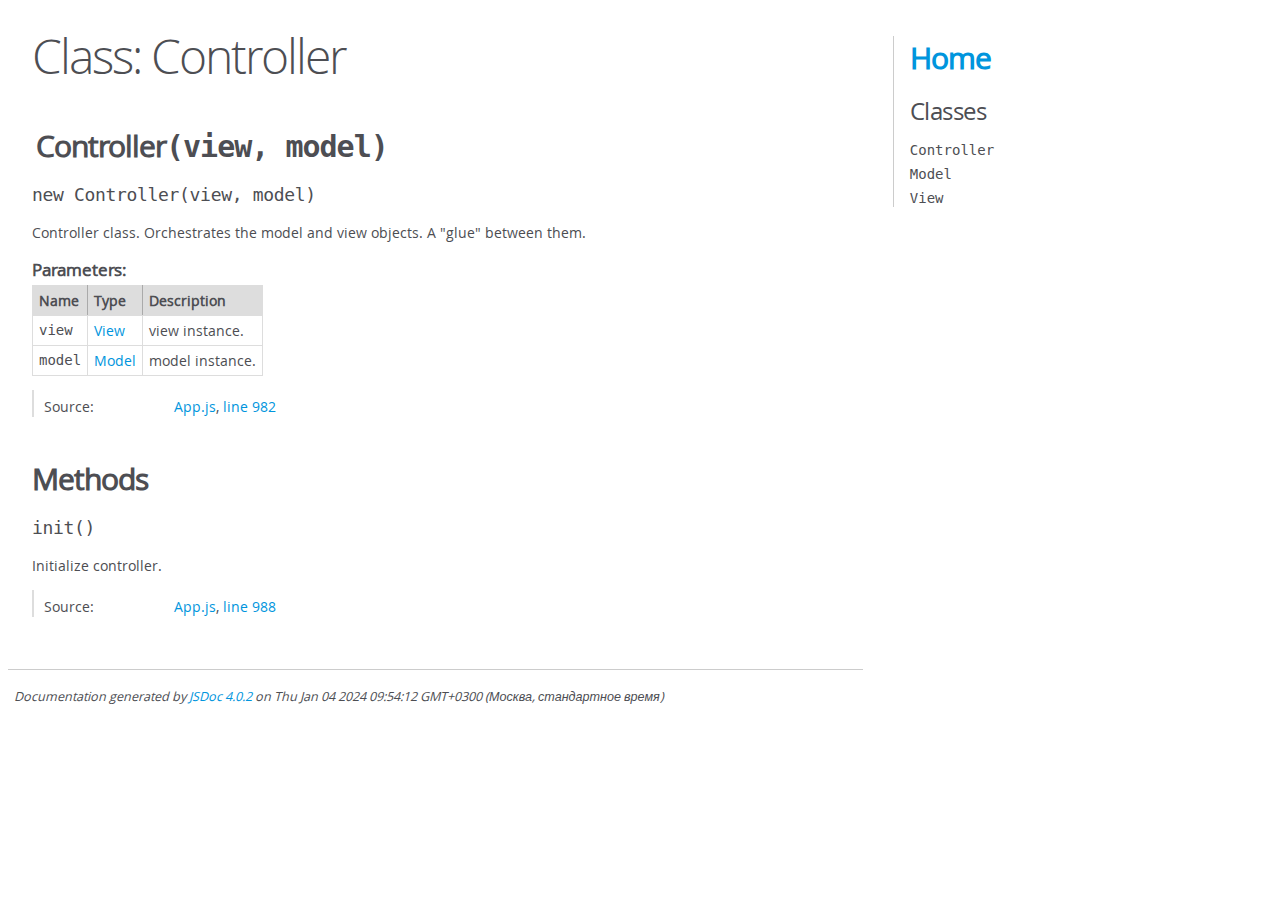
<file: client/out/Controller.html>
<!DOCTYPE html>
<html lang="en">
<head>
    <meta charset="utf-8">
    <title>JSDoc: Class: Controller</title>

    <script src="scripts/prettify/prettify.js"> </script>
    <script src="scripts/prettify/lang-css.js"> </script>
    <!--[if lt IE 9]>
      <script src="//html5shiv.googlecode.com/svn/trunk/html5.js"></script>
    <![endif]-->
    <link type="text/css" rel="stylesheet" href="styles/prettify-tomorrow.css">
    <link type="text/css" rel="stylesheet" href="styles/jsdoc-default.css">
</head>

<body>

<div id="main">

    <h1 class="page-title">Class: Controller</h1>

    




<section>

<header>
    
        <h2><span class="attribs"><span class="type-signature"></span></span>Controller<span class="signature">(view, model)</span><span class="type-signature"></span></h2>
        
    
</header>

<article>
    <div class="container-overview">
    
        

    

    
    <h4 class="name" id="Controller"><span class="type-signature"></span>new Controller<span class="signature">(view, model)</span><span class="type-signature"></span></h4>
    

    



<div class="description">
    Controller class. Orchestrates the model and view objects. A "glue" between them.
</div>









    <h5>Parameters:</h5>
    

<table class="params">
    <thead>
    <tr>
        
        <th>Name</th>
        

        <th>Type</th>

        

        

        <th class="last">Description</th>
    </tr>
    </thead>

    <tbody>
    

        <tr>
            
                <td class="name"><code>view</code></td>
            

            <td class="type">
            
                
<span class="param-type"><a href="View.html">View</a></span>


            
            </td>

            

            

            <td class="description last">view instance.</td>
        </tr>

    

        <tr>
            
                <td class="name"><code>model</code></td>
            

            <td class="type">
            
                
<span class="param-type"><a href="Model.html">Model</a></span>


            
            </td>

            

            

            <td class="description last">model instance.</td>
        </tr>

    
    </tbody>
</table>






<dl class="details">

    

    

    

    

    

    

    

    

    

    

    

    

    
    <dt class="tag-source">Source:</dt>
    <dd class="tag-source"><ul class="dummy"><li>
        <a href="App.js.html">App.js</a>, <a href="App.js.html#line982">line 982</a>
    </li></ul></dd>
    

    

    

    
</dl>




















    
    </div>

    

    

    

    

    

    

    

    
        <h3 class="subsection-title">Methods</h3>

        
            

    

    
    <h4 class="name" id="init"><span class="type-signature"></span>init<span class="signature">()</span><span class="type-signature"></span></h4>
    

    



<div class="description">
    Initialize controller.
</div>













<dl class="details">

    

    

    

    

    

    

    

    

    

    

    

    

    
    <dt class="tag-source">Source:</dt>
    <dd class="tag-source"><ul class="dummy"><li>
        <a href="App.js.html">App.js</a>, <a href="App.js.html#line988">line 988</a>
    </li></ul></dd>
    

    

    

    
</dl>




















        
    

    

    
</article>

</section>




</div>

<nav>
    <h2><a href="index.html">Home</a></h2><h3>Classes</h3><ul><li><a href="Controller.html">Controller</a></li><li><a href="Model.html">Model</a></li><li><a href="View.html">View</a></li></ul>
</nav>

<br class="clear">

<footer>
    Documentation generated by <a href="https://github.com/jsdoc/jsdoc">JSDoc 4.0.2</a> on Thu Jan 04 2024 09:54:12 GMT+0300 (Москва, стандартное время)
</footer>

<script> prettyPrint(); </script>
<script src="scripts/linenumber.js"> </script>
</body>
</html>
</file>
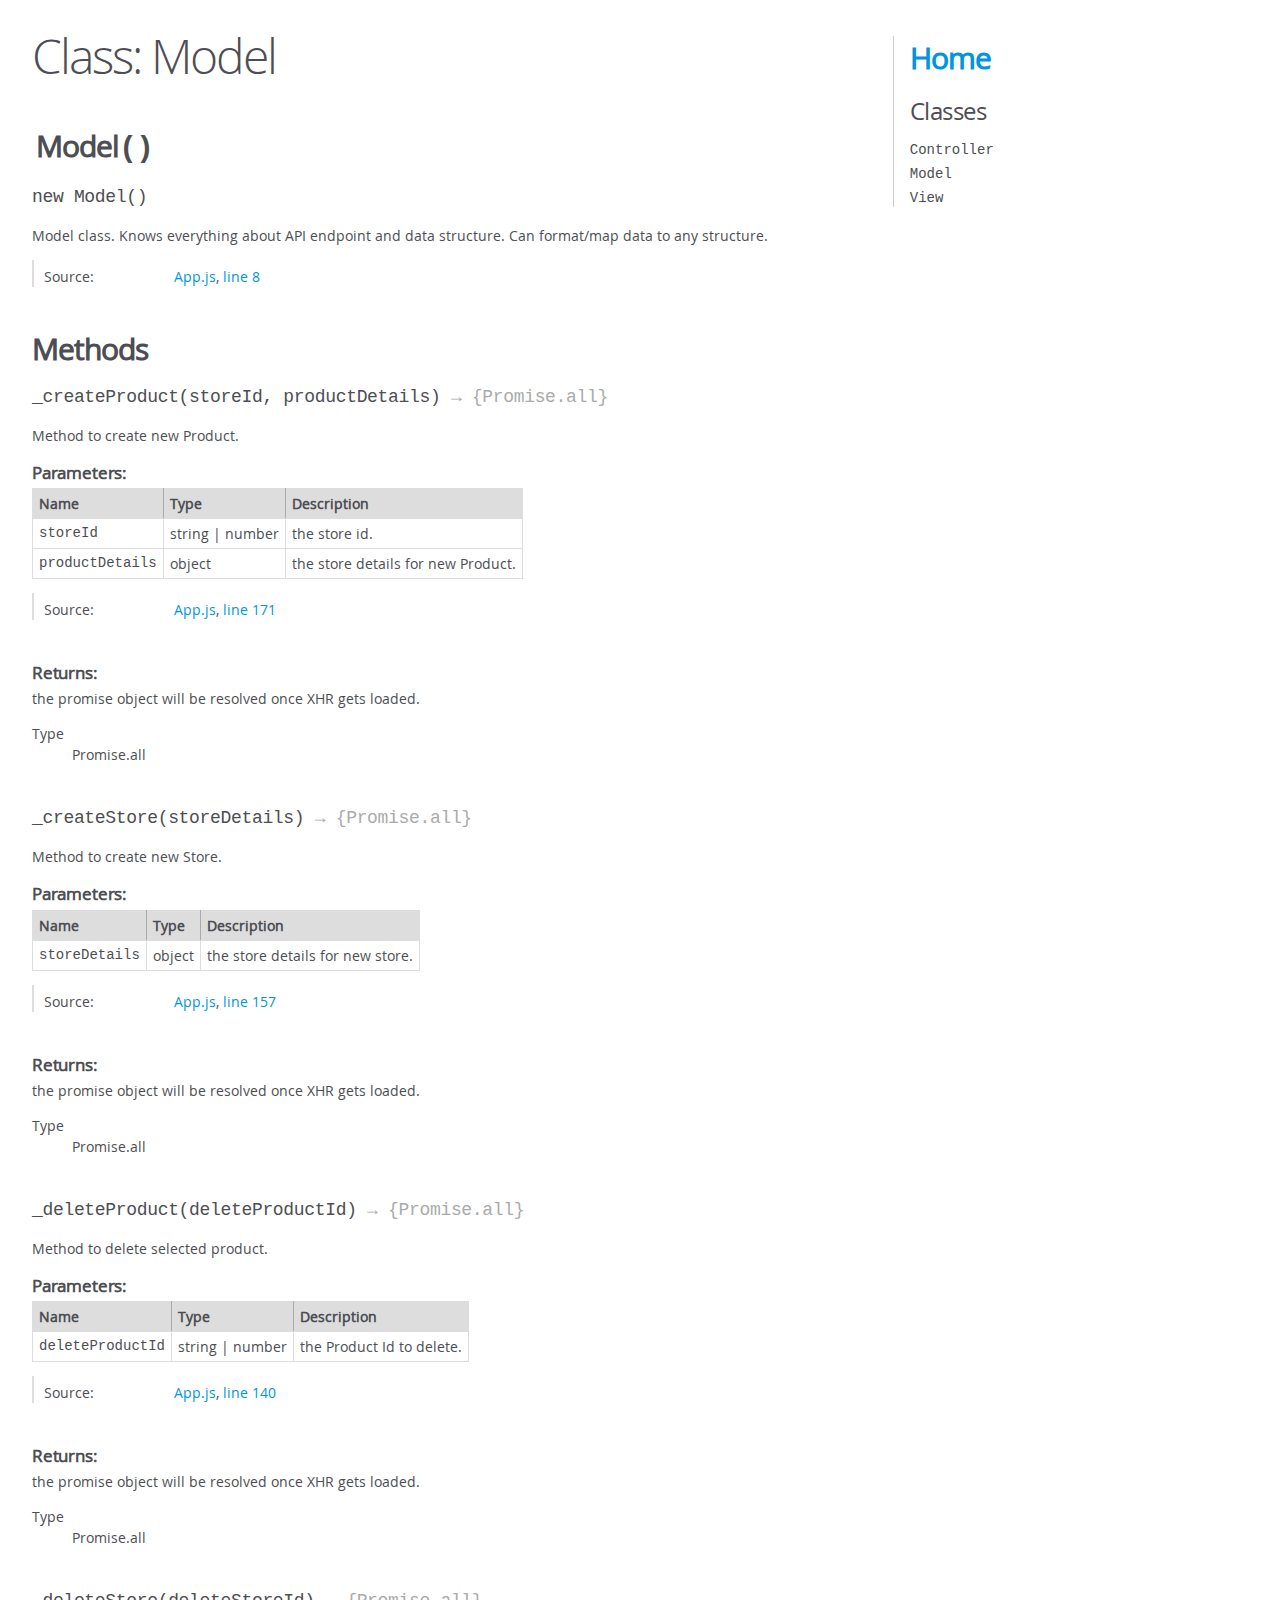
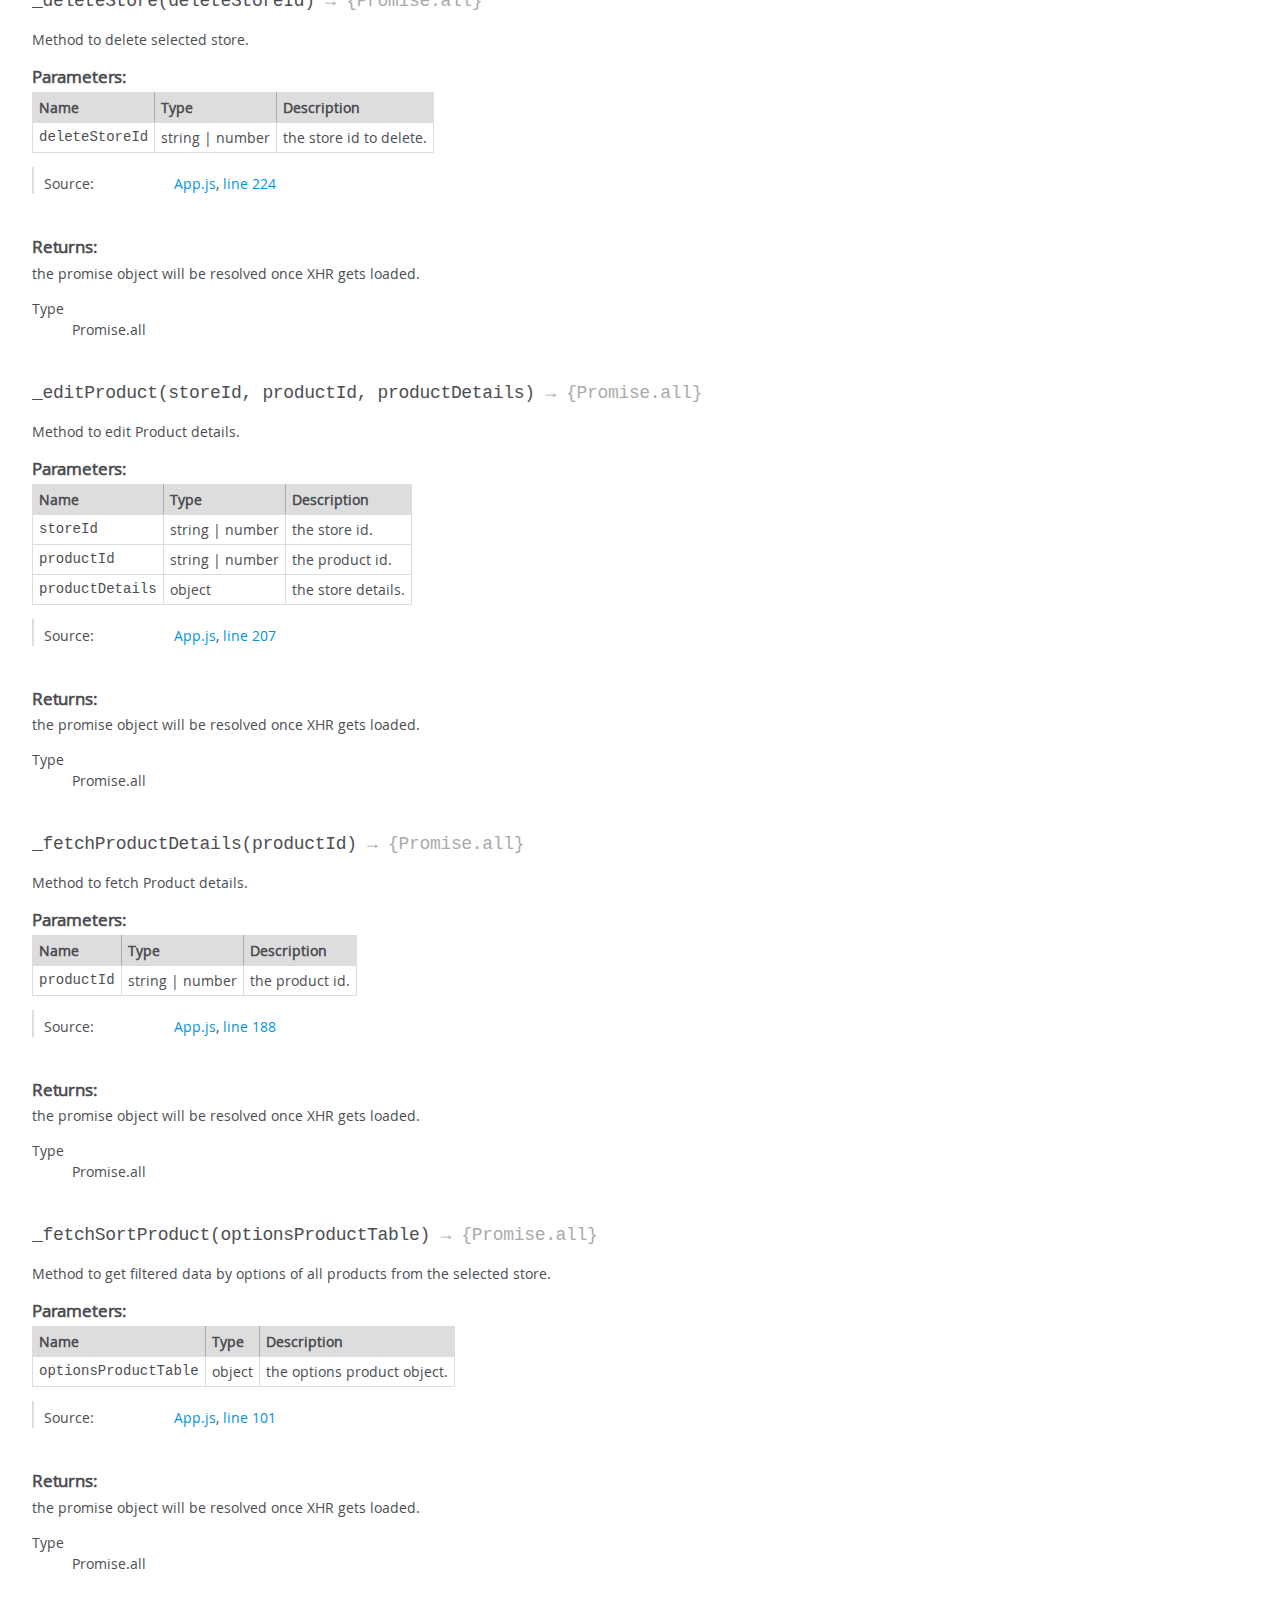
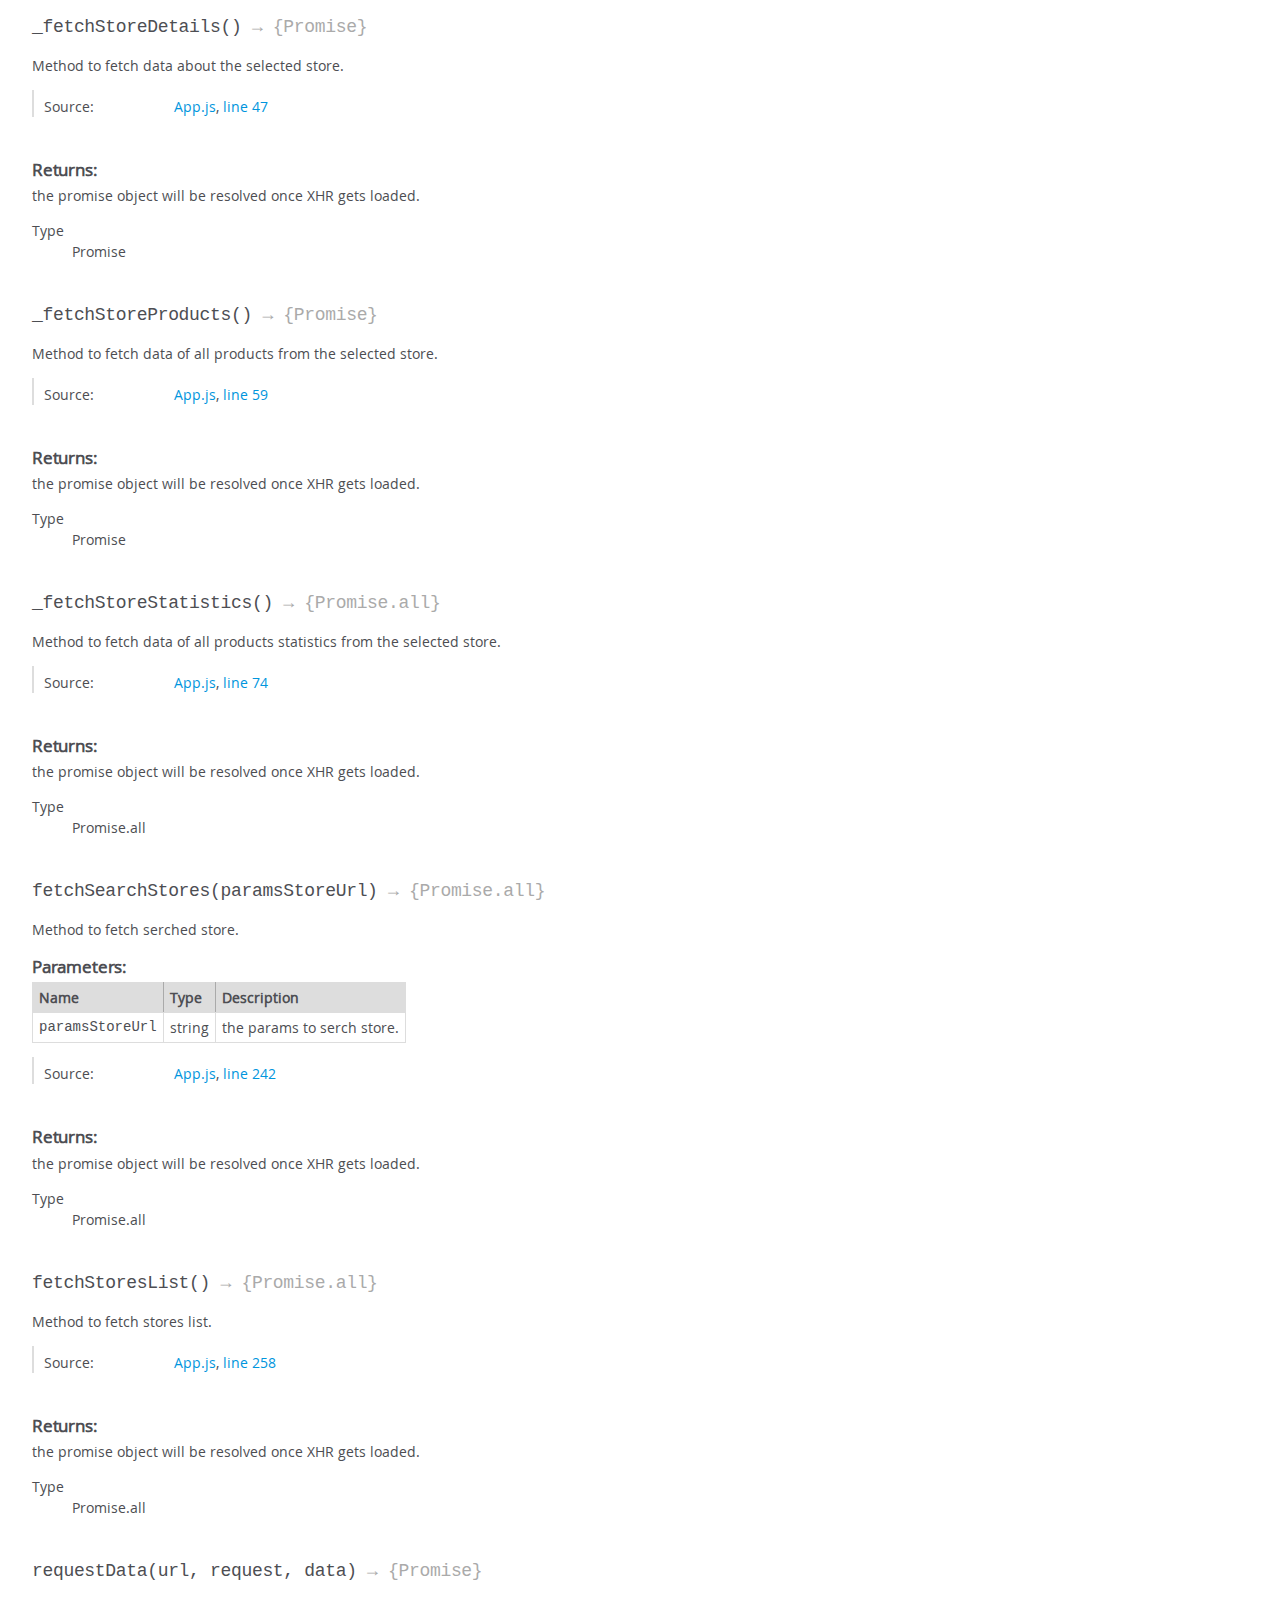
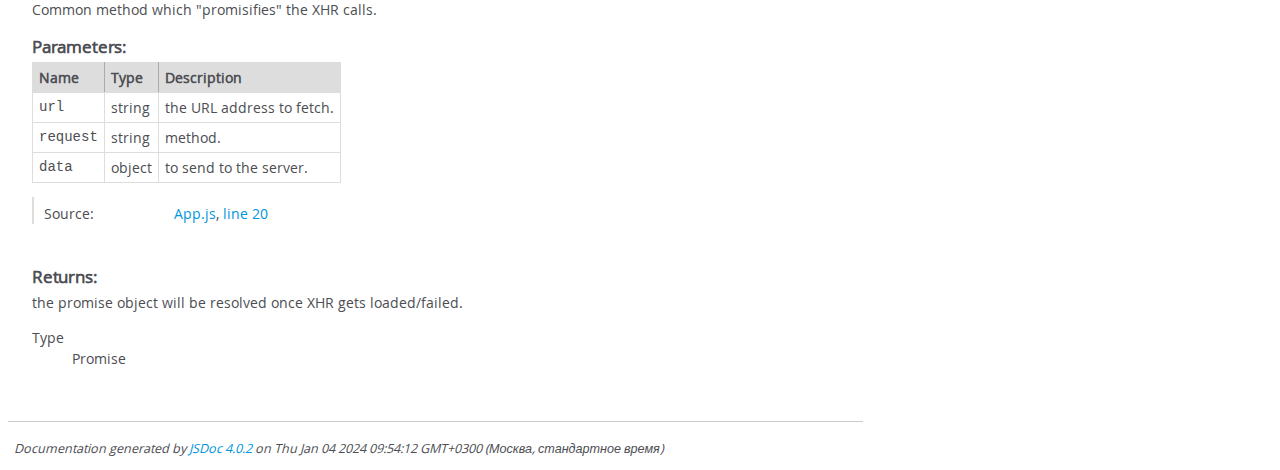
<file: client/out/Model.html>
<!DOCTYPE html>
<html lang="en">
<head>
    <meta charset="utf-8">
    <title>JSDoc: Class: Model</title>

    <script src="scripts/prettify/prettify.js"> </script>
    <script src="scripts/prettify/lang-css.js"> </script>
    <!--[if lt IE 9]>
      <script src="//html5shiv.googlecode.com/svn/trunk/html5.js"></script>
    <![endif]-->
    <link type="text/css" rel="stylesheet" href="styles/prettify-tomorrow.css">
    <link type="text/css" rel="stylesheet" href="styles/jsdoc-default.css">
</head>

<body>

<div id="main">

    <h1 class="page-title">Class: Model</h1>

    




<section>

<header>
    
        <h2><span class="attribs"><span class="type-signature"></span></span>Model<span class="signature">()</span><span class="type-signature"></span></h2>
        
    
</header>

<article>
    <div class="container-overview">
    
        

    

    
    <h4 class="name" id="Model"><span class="type-signature"></span>new Model<span class="signature">()</span><span class="type-signature"></span></h4>
    

    



<div class="description">
    Model class. Knows everything about API endpoint and data structure. Can format/map data to any structure.
</div>













<dl class="details">

    

    

    

    

    

    

    

    

    

    

    

    

    
    <dt class="tag-source">Source:</dt>
    <dd class="tag-source"><ul class="dummy"><li>
        <a href="App.js.html">App.js</a>, <a href="App.js.html#line8">line 8</a>
    </li></ul></dd>
    

    

    

    
</dl>




















    
    </div>

    

    

    

    

    

    

    

    
        <h3 class="subsection-title">Methods</h3>

        
            

    

    
    <h4 class="name" id="_createProduct"><span class="type-signature"></span>_createProduct<span class="signature">(storeId, productDetails)</span><span class="type-signature"> &rarr; {Promise.all}</span></h4>
    

    



<div class="description">
    Method to create new Product.
</div>









    <h5>Parameters:</h5>
    

<table class="params">
    <thead>
    <tr>
        
        <th>Name</th>
        

        <th>Type</th>

        

        

        <th class="last">Description</th>
    </tr>
    </thead>

    <tbody>
    

        <tr>
            
                <td class="name"><code>storeId</code></td>
            

            <td class="type">
            
                
<span class="param-type">string</span>
|

<span class="param-type">number</span>


            
            </td>

            

            

            <td class="description last">the store id.</td>
        </tr>

    

        <tr>
            
                <td class="name"><code>productDetails</code></td>
            

            <td class="type">
            
                
<span class="param-type">object</span>


            
            </td>

            

            

            <td class="description last">the store details for new Product.</td>
        </tr>

    
    </tbody>
</table>






<dl class="details">

    

    

    

    

    

    

    

    

    

    

    

    

    
    <dt class="tag-source">Source:</dt>
    <dd class="tag-source"><ul class="dummy"><li>
        <a href="App.js.html">App.js</a>, <a href="App.js.html#line171">line 171</a>
    </li></ul></dd>
    

    

    

    
</dl>















<h5>Returns:</h5>

        
<div class="param-desc">
    the promise object will be resolved once XHR gets loaded.
</div>



<dl>
    <dt>
        Type
    </dt>
    <dd>
        
<span class="param-type">Promise.all</span>


    </dd>
</dl>

    





        
            

    

    
    <h4 class="name" id="_createStore"><span class="type-signature"></span>_createStore<span class="signature">(storeDetails)</span><span class="type-signature"> &rarr; {Promise.all}</span></h4>
    

    



<div class="description">
    Method to create new Store.
</div>









    <h5>Parameters:</h5>
    

<table class="params">
    <thead>
    <tr>
        
        <th>Name</th>
        

        <th>Type</th>

        

        

        <th class="last">Description</th>
    </tr>
    </thead>

    <tbody>
    

        <tr>
            
                <td class="name"><code>storeDetails</code></td>
            

            <td class="type">
            
                
<span class="param-type">object</span>


            
            </td>

            

            

            <td class="description last">the store details for new store.</td>
        </tr>

    
    </tbody>
</table>






<dl class="details">

    

    

    

    

    

    

    

    

    

    

    

    

    
    <dt class="tag-source">Source:</dt>
    <dd class="tag-source"><ul class="dummy"><li>
        <a href="App.js.html">App.js</a>, <a href="App.js.html#line157">line 157</a>
    </li></ul></dd>
    

    

    

    
</dl>















<h5>Returns:</h5>

        
<div class="param-desc">
    the promise object will be resolved once XHR gets loaded.
</div>



<dl>
    <dt>
        Type
    </dt>
    <dd>
        
<span class="param-type">Promise.all</span>


    </dd>
</dl>

    





        
            

    

    
    <h4 class="name" id="_deleteProduct"><span class="type-signature"></span>_deleteProduct<span class="signature">(deleteProductId)</span><span class="type-signature"> &rarr; {Promise.all}</span></h4>
    

    



<div class="description">
    Method to delete selected product.
</div>









    <h5>Parameters:</h5>
    

<table class="params">
    <thead>
    <tr>
        
        <th>Name</th>
        

        <th>Type</th>

        

        

        <th class="last">Description</th>
    </tr>
    </thead>

    <tbody>
    

        <tr>
            
                <td class="name"><code>deleteProductId</code></td>
            

            <td class="type">
            
                
<span class="param-type">string</span>
|

<span class="param-type">number</span>


            
            </td>

            

            

            <td class="description last">the Product Id to delete.</td>
        </tr>

    
    </tbody>
</table>






<dl class="details">

    

    

    

    

    

    

    

    

    

    

    

    

    
    <dt class="tag-source">Source:</dt>
    <dd class="tag-source"><ul class="dummy"><li>
        <a href="App.js.html">App.js</a>, <a href="App.js.html#line140">line 140</a>
    </li></ul></dd>
    

    

    

    
</dl>















<h5>Returns:</h5>

        
<div class="param-desc">
    the promise object will be resolved once XHR gets loaded.
</div>



<dl>
    <dt>
        Type
    </dt>
    <dd>
        
<span class="param-type">Promise.all</span>


    </dd>
</dl>

    





        
            

    

    
    <h4 class="name" id="_deleteStore"><span class="type-signature"></span>_deleteStore<span class="signature">(deleteStoreId)</span><span class="type-signature"> &rarr; {Promise.all}</span></h4>
    

    



<div class="description">
    Method to delete selected store.
</div>









    <h5>Parameters:</h5>
    

<table class="params">
    <thead>
    <tr>
        
        <th>Name</th>
        

        <th>Type</th>

        

        

        <th class="last">Description</th>
    </tr>
    </thead>

    <tbody>
    

        <tr>
            
                <td class="name"><code>deleteStoreId</code></td>
            

            <td class="type">
            
                
<span class="param-type">string</span>
|

<span class="param-type">number</span>


            
            </td>

            

            

            <td class="description last">the store id to delete.</td>
        </tr>

    
    </tbody>
</table>






<dl class="details">

    

    

    

    

    

    

    

    

    

    

    

    

    
    <dt class="tag-source">Source:</dt>
    <dd class="tag-source"><ul class="dummy"><li>
        <a href="App.js.html">App.js</a>, <a href="App.js.html#line224">line 224</a>
    </li></ul></dd>
    

    

    

    
</dl>















<h5>Returns:</h5>

        
<div class="param-desc">
    the promise object will be resolved once XHR gets loaded.
</div>



<dl>
    <dt>
        Type
    </dt>
    <dd>
        
<span class="param-type">Promise.all</span>


    </dd>
</dl>

    





        
            

    

    
    <h4 class="name" id="_editProduct"><span class="type-signature"></span>_editProduct<span class="signature">(storeId, productId, productDetails)</span><span class="type-signature"> &rarr; {Promise.all}</span></h4>
    

    



<div class="description">
    Method to edit Product details.
</div>









    <h5>Parameters:</h5>
    

<table class="params">
    <thead>
    <tr>
        
        <th>Name</th>
        

        <th>Type</th>

        

        

        <th class="last">Description</th>
    </tr>
    </thead>

    <tbody>
    

        <tr>
            
                <td class="name"><code>storeId</code></td>
            

            <td class="type">
            
                
<span class="param-type">string</span>
|

<span class="param-type">number</span>


            
            </td>

            

            

            <td class="description last">the store id.</td>
        </tr>

    

        <tr>
            
                <td class="name"><code>productId</code></td>
            

            <td class="type">
            
                
<span class="param-type">string</span>
|

<span class="param-type">number</span>


            
            </td>

            

            

            <td class="description last">the product id.</td>
        </tr>

    

        <tr>
            
                <td class="name"><code>productDetails</code></td>
            

            <td class="type">
            
                
<span class="param-type">object</span>


            
            </td>

            

            

            <td class="description last">the store details.</td>
        </tr>

    
    </tbody>
</table>






<dl class="details">

    

    

    

    

    

    

    

    

    

    

    

    

    
    <dt class="tag-source">Source:</dt>
    <dd class="tag-source"><ul class="dummy"><li>
        <a href="App.js.html">App.js</a>, <a href="App.js.html#line207">line 207</a>
    </li></ul></dd>
    

    

    

    
</dl>















<h5>Returns:</h5>

        
<div class="param-desc">
    the promise object will be resolved once XHR gets loaded.
</div>



<dl>
    <dt>
        Type
    </dt>
    <dd>
        
<span class="param-type">Promise.all</span>


    </dd>
</dl>

    





        
            

    

    
    <h4 class="name" id="_fetchProductDetails"><span class="type-signature"></span>_fetchProductDetails<span class="signature">(productId)</span><span class="type-signature"> &rarr; {Promise.all}</span></h4>
    

    



<div class="description">
    Method to fetch Product details.
</div>









    <h5>Parameters:</h5>
    

<table class="params">
    <thead>
    <tr>
        
        <th>Name</th>
        

        <th>Type</th>

        

        

        <th class="last">Description</th>
    </tr>
    </thead>

    <tbody>
    

        <tr>
            
                <td class="name"><code>productId</code></td>
            

            <td class="type">
            
                
<span class="param-type">string</span>
|

<span class="param-type">number</span>


            
            </td>

            

            

            <td class="description last">the product id.</td>
        </tr>

    
    </tbody>
</table>






<dl class="details">

    

    

    

    

    

    

    

    

    

    

    

    

    
    <dt class="tag-source">Source:</dt>
    <dd class="tag-source"><ul class="dummy"><li>
        <a href="App.js.html">App.js</a>, <a href="App.js.html#line188">line 188</a>
    </li></ul></dd>
    

    

    

    
</dl>















<h5>Returns:</h5>

        
<div class="param-desc">
    the promise object will be resolved once XHR gets loaded.
</div>



<dl>
    <dt>
        Type
    </dt>
    <dd>
        
<span class="param-type">Promise.all</span>


    </dd>
</dl>

    





        
            

    

    
    <h4 class="name" id="_fetchSortProduct"><span class="type-signature"></span>_fetchSortProduct<span class="signature">(optionsProductTable)</span><span class="type-signature"> &rarr; {Promise.all}</span></h4>
    

    



<div class="description">
    Method to get filtered data by options of all products from the selected store.
</div>









    <h5>Parameters:</h5>
    

<table class="params">
    <thead>
    <tr>
        
        <th>Name</th>
        

        <th>Type</th>

        

        

        <th class="last">Description</th>
    </tr>
    </thead>

    <tbody>
    

        <tr>
            
                <td class="name"><code>optionsProductTable</code></td>
            

            <td class="type">
            
                
<span class="param-type">object</span>


            
            </td>

            

            

            <td class="description last">the options product object.</td>
        </tr>

    
    </tbody>
</table>






<dl class="details">

    

    

    

    

    

    

    

    

    

    

    

    

    
    <dt class="tag-source">Source:</dt>
    <dd class="tag-source"><ul class="dummy"><li>
        <a href="App.js.html">App.js</a>, <a href="App.js.html#line101">line 101</a>
    </li></ul></dd>
    

    

    

    
</dl>















<h5>Returns:</h5>

        
<div class="param-desc">
    the promise object will be resolved once XHR gets loaded.
</div>



<dl>
    <dt>
        Type
    </dt>
    <dd>
        
<span class="param-type">Promise.all</span>


    </dd>
</dl>

    





        
            

    

    
    <h4 class="name" id="_fetchStoreDetails"><span class="type-signature"></span>_fetchStoreDetails<span class="signature">()</span><span class="type-signature"> &rarr; {Promise}</span></h4>
    

    



<div class="description">
    Method to fetch data about the selected store.
</div>













<dl class="details">

    

    

    

    

    

    

    

    

    

    

    

    

    
    <dt class="tag-source">Source:</dt>
    <dd class="tag-source"><ul class="dummy"><li>
        <a href="App.js.html">App.js</a>, <a href="App.js.html#line47">line 47</a>
    </li></ul></dd>
    

    

    

    
</dl>















<h5>Returns:</h5>

        
<div class="param-desc">
    the promise object will be resolved once XHR gets loaded.
</div>



<dl>
    <dt>
        Type
    </dt>
    <dd>
        
<span class="param-type">Promise</span>


    </dd>
</dl>

    





        
            

    

    
    <h4 class="name" id="_fetchStoreProducts"><span class="type-signature"></span>_fetchStoreProducts<span class="signature">()</span><span class="type-signature"> &rarr; {Promise}</span></h4>
    

    



<div class="description">
    Method to fetch data of all products from the selected store.
</div>













<dl class="details">

    

    

    

    

    

    

    

    

    

    

    

    

    
    <dt class="tag-source">Source:</dt>
    <dd class="tag-source"><ul class="dummy"><li>
        <a href="App.js.html">App.js</a>, <a href="App.js.html#line59">line 59</a>
    </li></ul></dd>
    

    

    

    
</dl>















<h5>Returns:</h5>

        
<div class="param-desc">
    the promise object will be resolved once XHR gets loaded.
</div>



<dl>
    <dt>
        Type
    </dt>
    <dd>
        
<span class="param-type">Promise</span>


    </dd>
</dl>

    





        
            

    

    
    <h4 class="name" id="_fetchStoreStatistics"><span class="type-signature"></span>_fetchStoreStatistics<span class="signature">()</span><span class="type-signature"> &rarr; {Promise.all}</span></h4>
    

    



<div class="description">
    Method to fetch data of all products statistics from the selected store.
</div>













<dl class="details">

    

    

    

    

    

    

    

    

    

    

    

    

    
    <dt class="tag-source">Source:</dt>
    <dd class="tag-source"><ul class="dummy"><li>
        <a href="App.js.html">App.js</a>, <a href="App.js.html#line74">line 74</a>
    </li></ul></dd>
    

    

    

    
</dl>















<h5>Returns:</h5>

        
<div class="param-desc">
    the promise object will be resolved once XHR gets loaded.
</div>



<dl>
    <dt>
        Type
    </dt>
    <dd>
        
<span class="param-type">Promise.all</span>


    </dd>
</dl>

    





        
            

    

    
    <h4 class="name" id="fetchSearchStores"><span class="type-signature"></span>fetchSearchStores<span class="signature">(paramsStoreUrl)</span><span class="type-signature"> &rarr; {Promise.all}</span></h4>
    

    



<div class="description">
    Method to fetch serched store.
</div>









    <h5>Parameters:</h5>
    

<table class="params">
    <thead>
    <tr>
        
        <th>Name</th>
        

        <th>Type</th>

        

        

        <th class="last">Description</th>
    </tr>
    </thead>

    <tbody>
    

        <tr>
            
                <td class="name"><code>paramsStoreUrl</code></td>
            

            <td class="type">
            
                
<span class="param-type">string</span>


            
            </td>

            

            

            <td class="description last">the params to serch store.</td>
        </tr>

    
    </tbody>
</table>






<dl class="details">

    

    

    

    

    

    

    

    

    

    

    

    

    
    <dt class="tag-source">Source:</dt>
    <dd class="tag-source"><ul class="dummy"><li>
        <a href="App.js.html">App.js</a>, <a href="App.js.html#line242">line 242</a>
    </li></ul></dd>
    

    

    

    
</dl>















<h5>Returns:</h5>

        
<div class="param-desc">
    the promise object will be resolved once XHR gets loaded.
</div>



<dl>
    <dt>
        Type
    </dt>
    <dd>
        
<span class="param-type">Promise.all</span>


    </dd>
</dl>

    





        
            

    

    
    <h4 class="name" id="fetchStoresList"><span class="type-signature"></span>fetchStoresList<span class="signature">()</span><span class="type-signature"> &rarr; {Promise.all}</span></h4>
    

    



<div class="description">
    Method to fetch stores list.
</div>













<dl class="details">

    

    

    

    

    

    

    

    

    

    

    

    

    
    <dt class="tag-source">Source:</dt>
    <dd class="tag-source"><ul class="dummy"><li>
        <a href="App.js.html">App.js</a>, <a href="App.js.html#line258">line 258</a>
    </li></ul></dd>
    

    

    

    
</dl>















<h5>Returns:</h5>

        
<div class="param-desc">
    the promise object will be resolved once XHR gets loaded.
</div>



<dl>
    <dt>
        Type
    </dt>
    <dd>
        
<span class="param-type">Promise.all</span>


    </dd>
</dl>

    





        
            

    

    
    <h4 class="name" id="requestData"><span class="type-signature"></span>requestData<span class="signature">(url, request, data)</span><span class="type-signature"> &rarr; {Promise}</span></h4>
    

    



<div class="description">
    Common method which "promisifies" the XHR calls.
</div>









    <h5>Parameters:</h5>
    

<table class="params">
    <thead>
    <tr>
        
        <th>Name</th>
        

        <th>Type</th>

        

        

        <th class="last">Description</th>
    </tr>
    </thead>

    <tbody>
    

        <tr>
            
                <td class="name"><code>url</code></td>
            

            <td class="type">
            
                
<span class="param-type">string</span>


            
            </td>

            

            

            <td class="description last">the URL address to fetch.</td>
        </tr>

    

        <tr>
            
                <td class="name"><code>request</code></td>
            

            <td class="type">
            
                
<span class="param-type">string</span>


            
            </td>

            

            

            <td class="description last">method.</td>
        </tr>

    

        <tr>
            
                <td class="name"><code>data</code></td>
            

            <td class="type">
            
                
<span class="param-type">object</span>


            
            </td>

            

            

            <td class="description last">to send to the server.</td>
        </tr>

    
    </tbody>
</table>






<dl class="details">

    

    

    

    

    

    

    

    

    

    

    

    

    
    <dt class="tag-source">Source:</dt>
    <dd class="tag-source"><ul class="dummy"><li>
        <a href="App.js.html">App.js</a>, <a href="App.js.html#line20">line 20</a>
    </li></ul></dd>
    

    

    

    
</dl>















<h5>Returns:</h5>

        
<div class="param-desc">
    the promise object will be resolved once XHR gets loaded/failed.
</div>



<dl>
    <dt>
        Type
    </dt>
    <dd>
        
<span class="param-type">Promise</span>


    </dd>
</dl>

    





        
    

    

    
</article>

</section>




</div>

<nav>
    <h2><a href="index.html">Home</a></h2><h3>Classes</h3><ul><li><a href="Controller.html">Controller</a></li><li><a href="Model.html">Model</a></li><li><a href="View.html">View</a></li></ul>
</nav>

<br class="clear">

<footer>
    Documentation generated by <a href="https://github.com/jsdoc/jsdoc">JSDoc 4.0.2</a> on Thu Jan 04 2024 09:54:12 GMT+0300 (Москва, стандартное время)
</footer>

<script> prettyPrint(); </script>
<script src="scripts/linenumber.js"> </script>
</body>
</html>
</file>
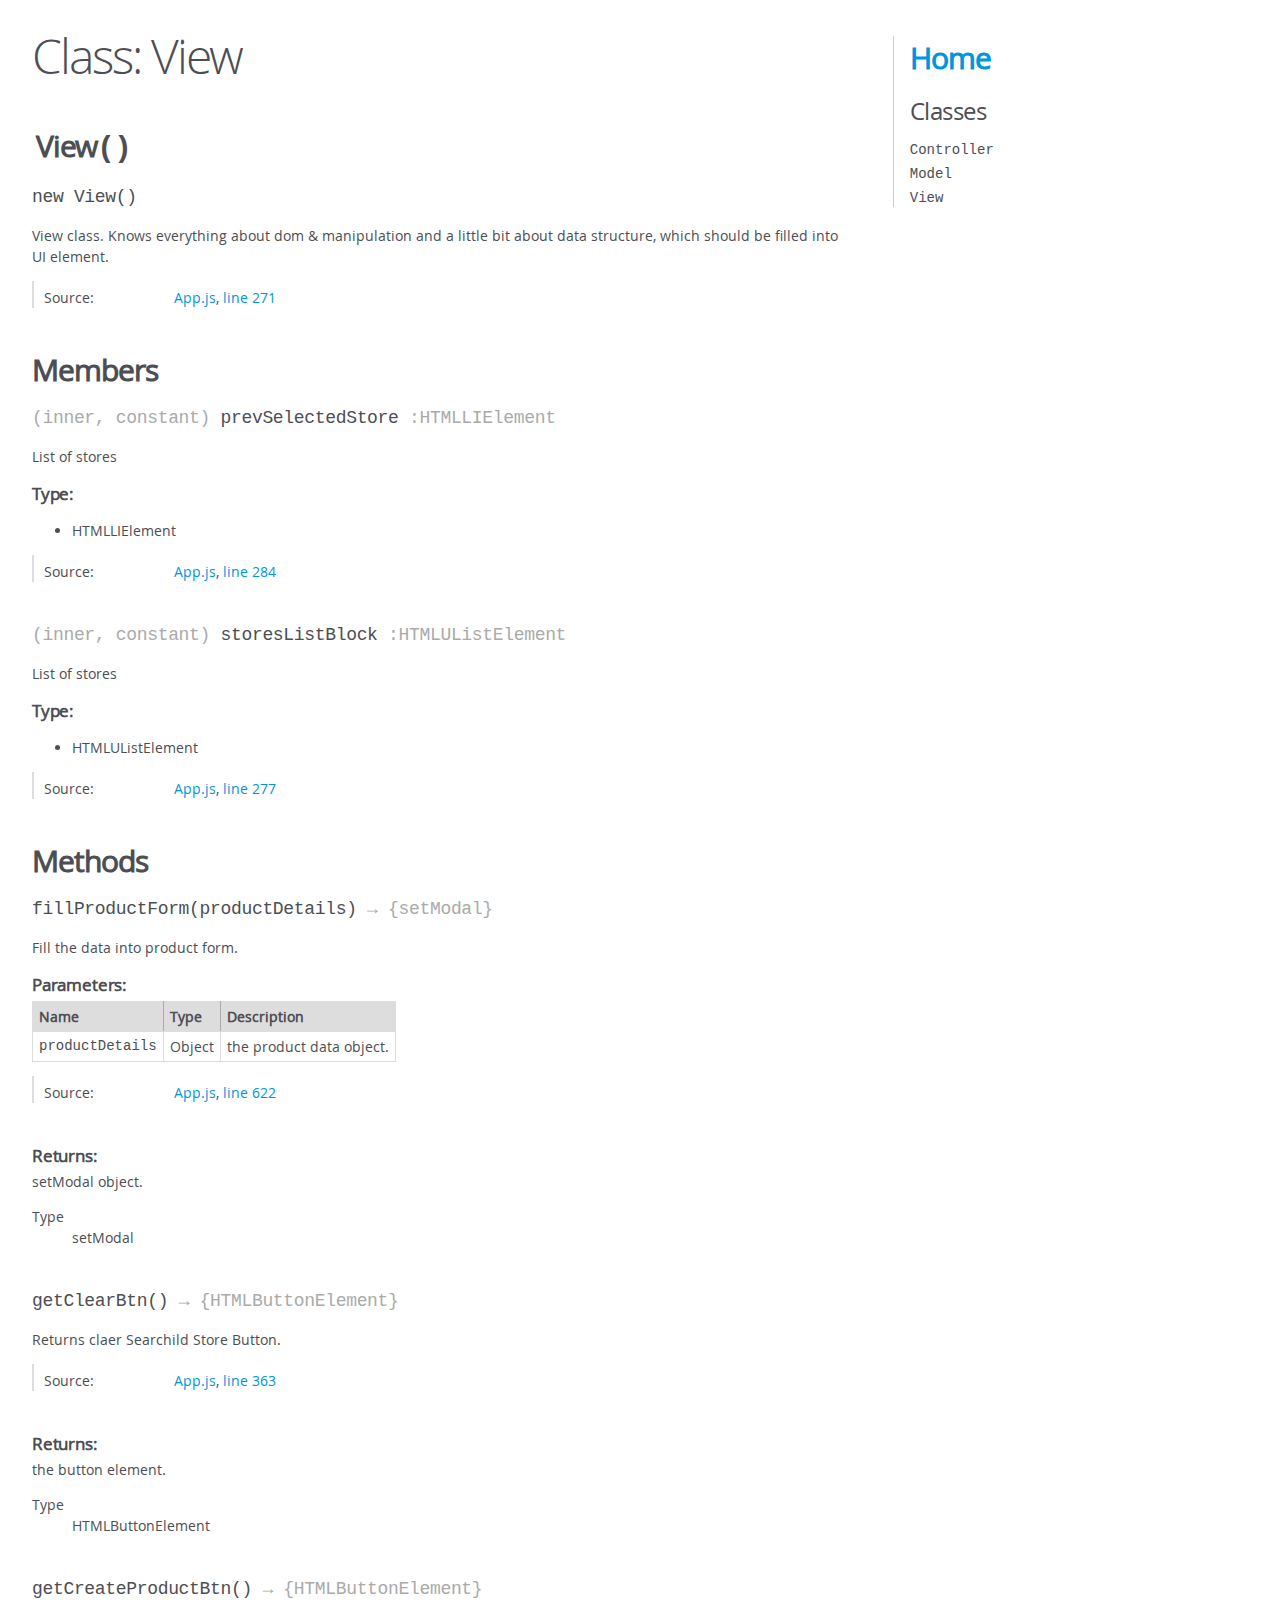
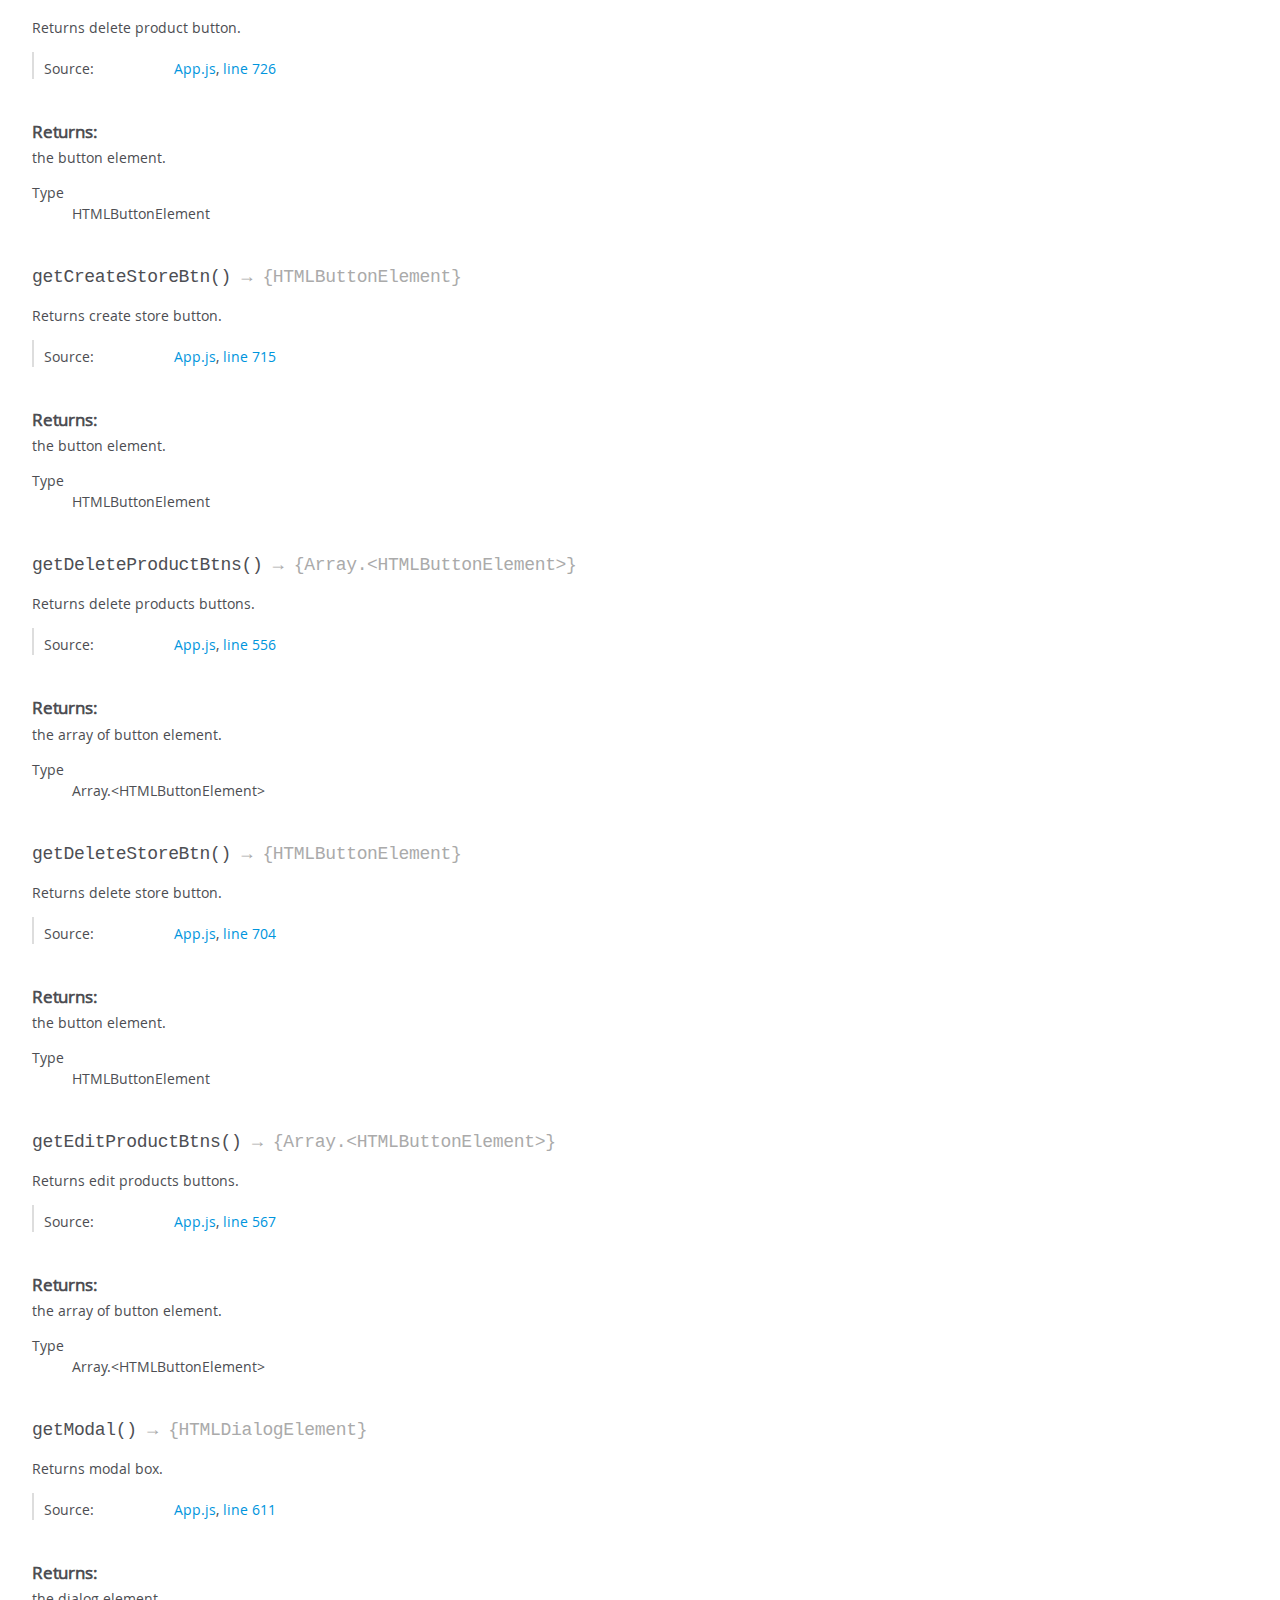
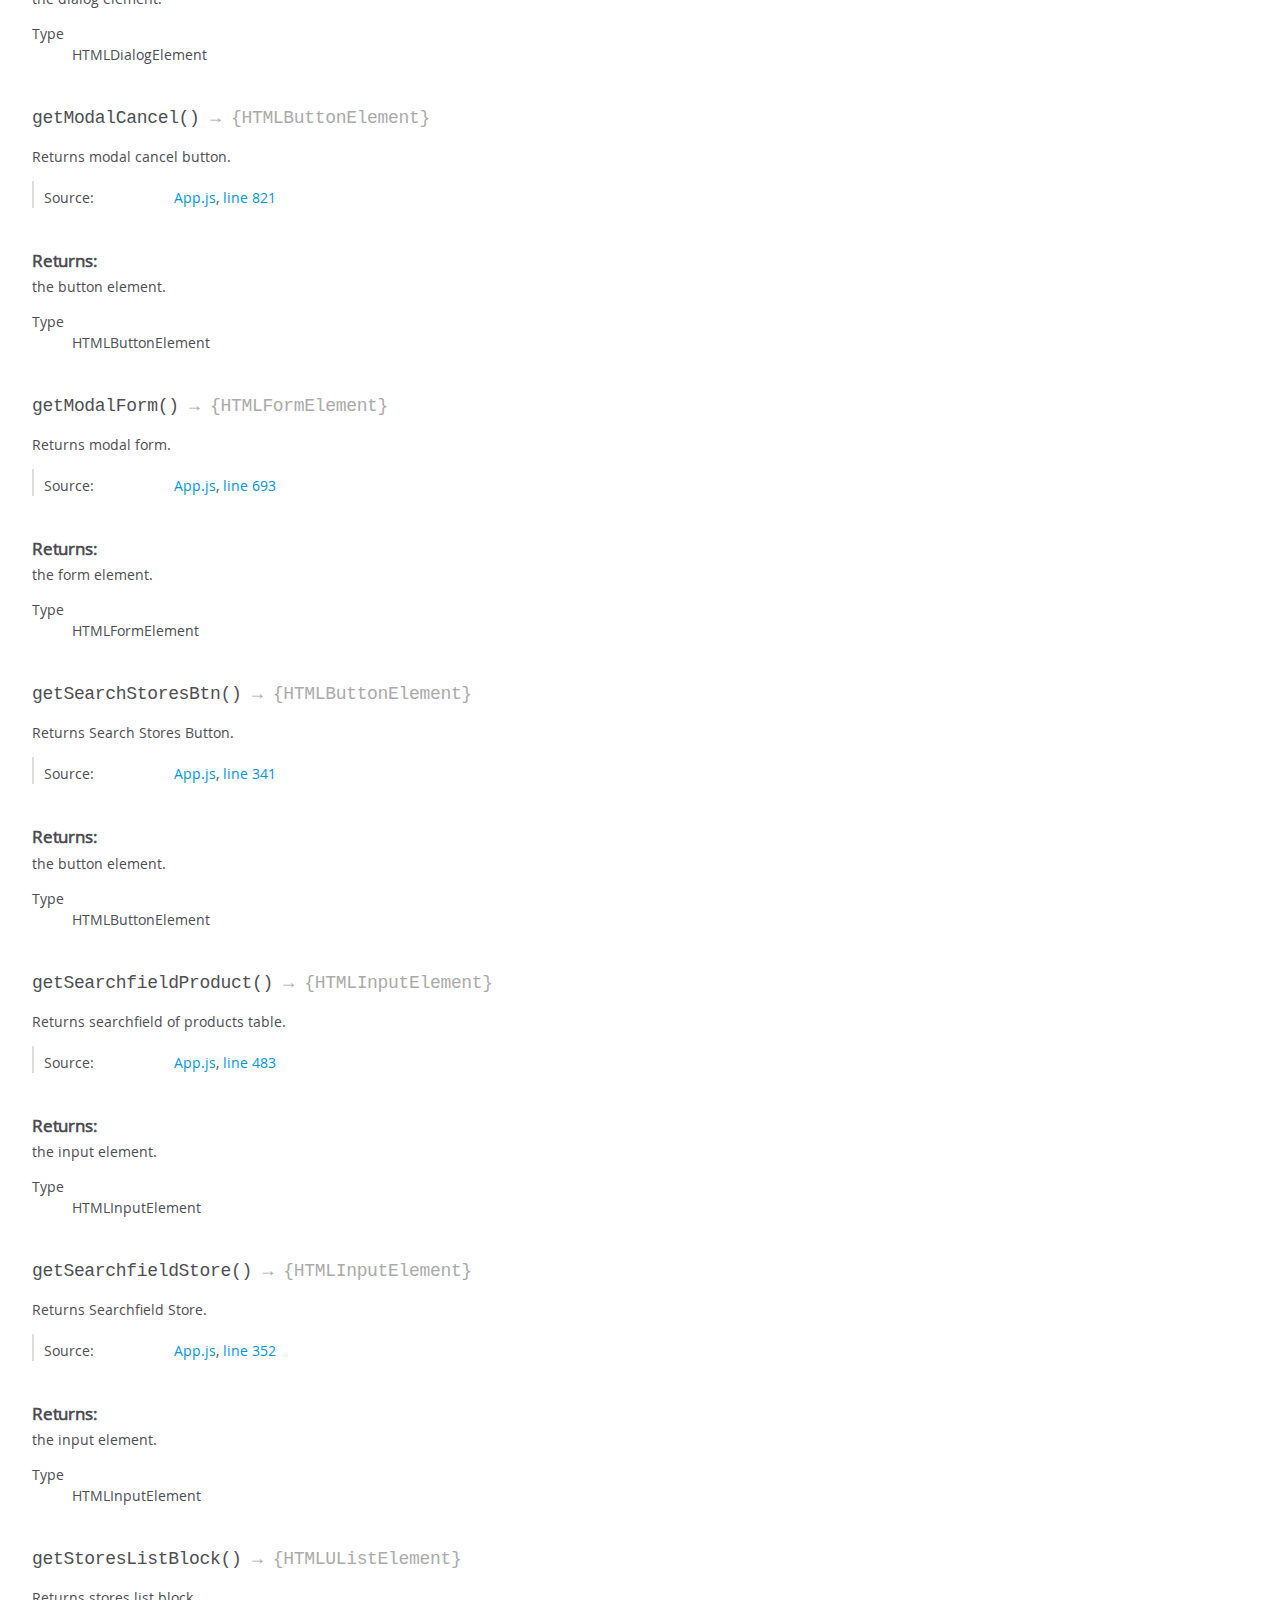
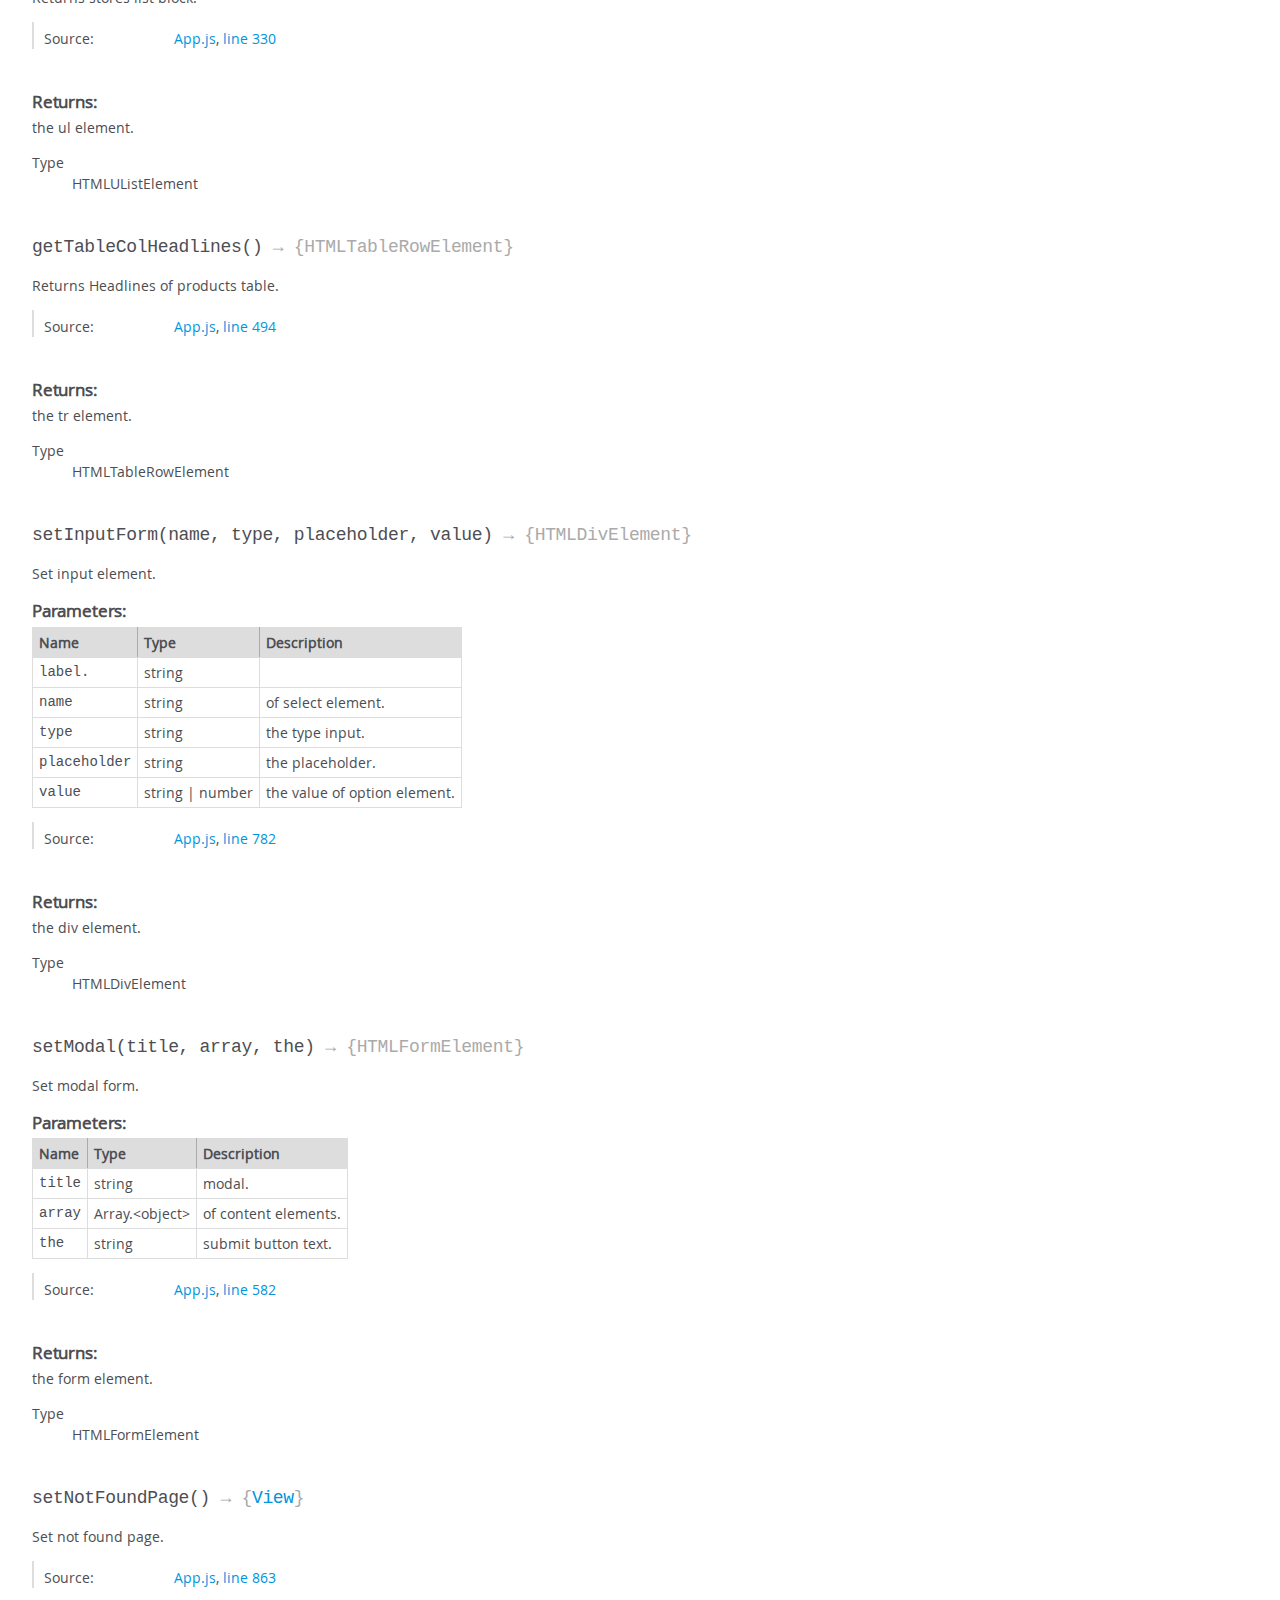
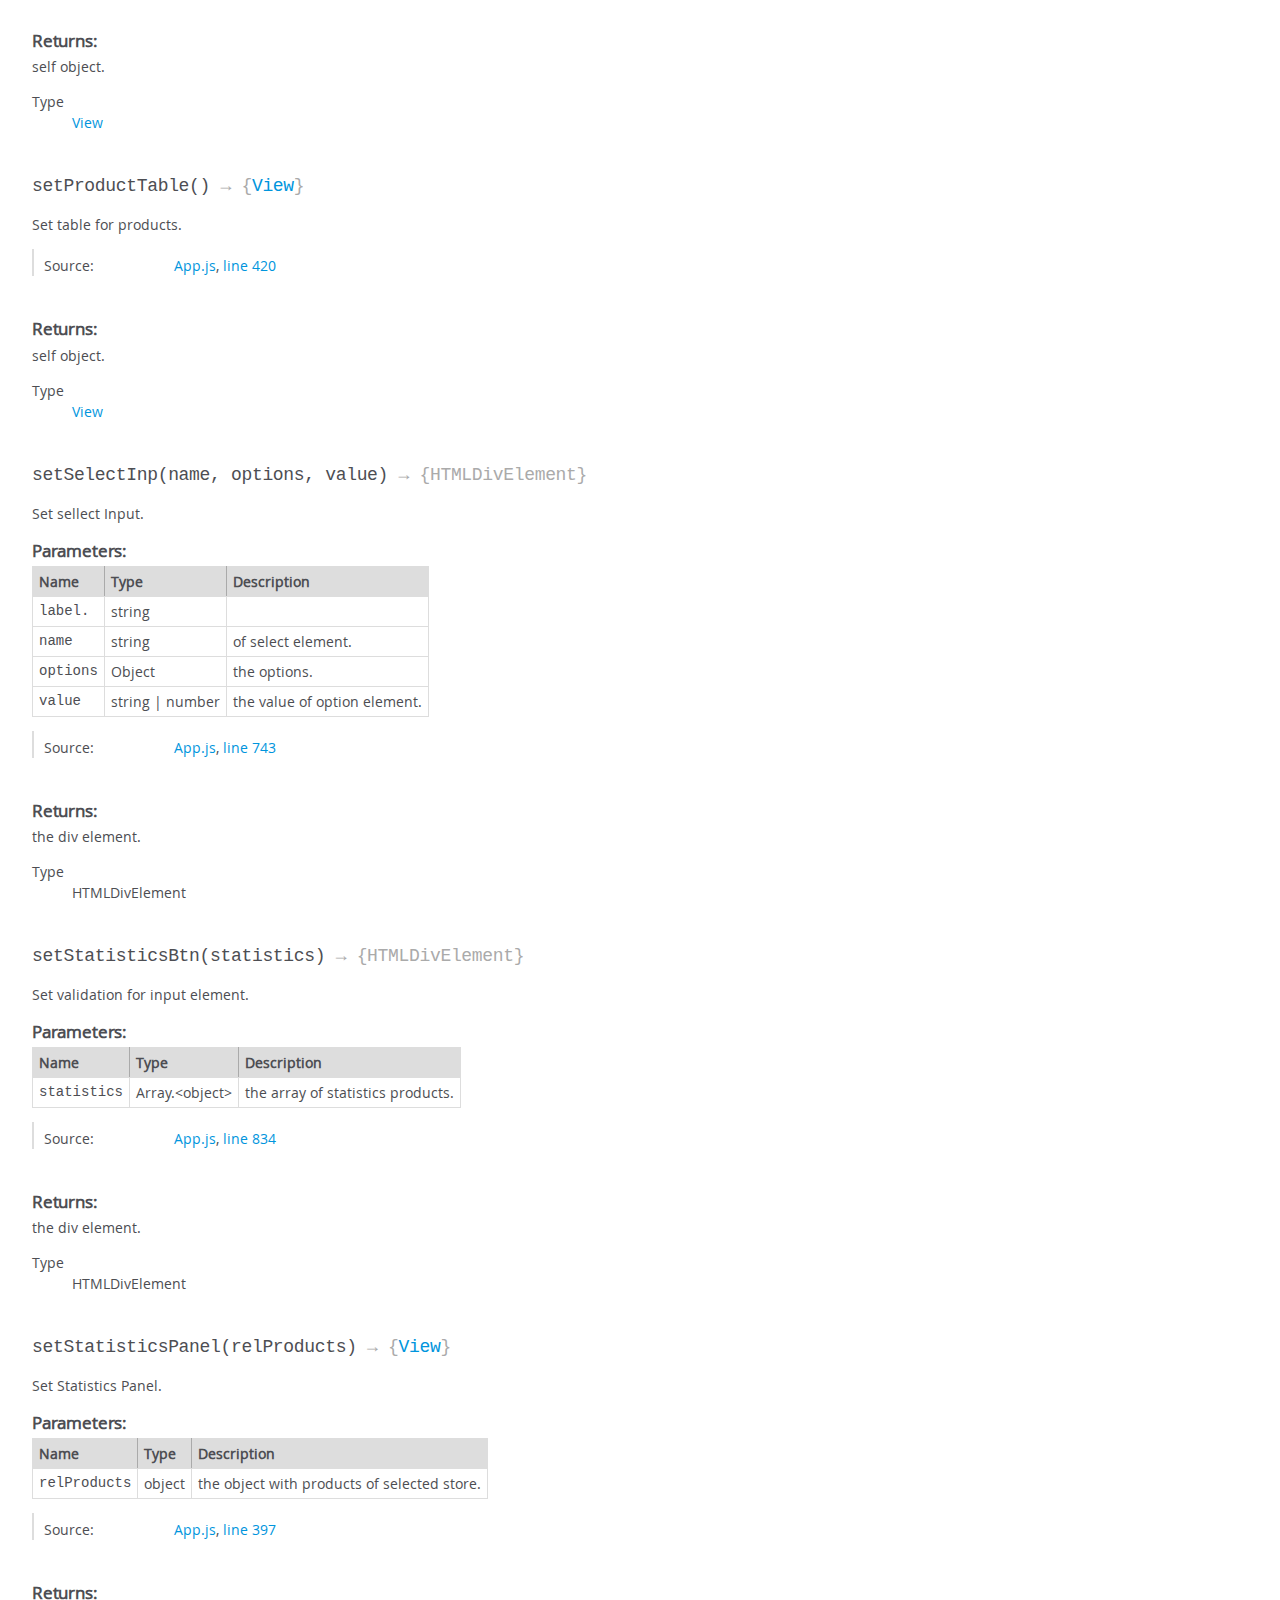
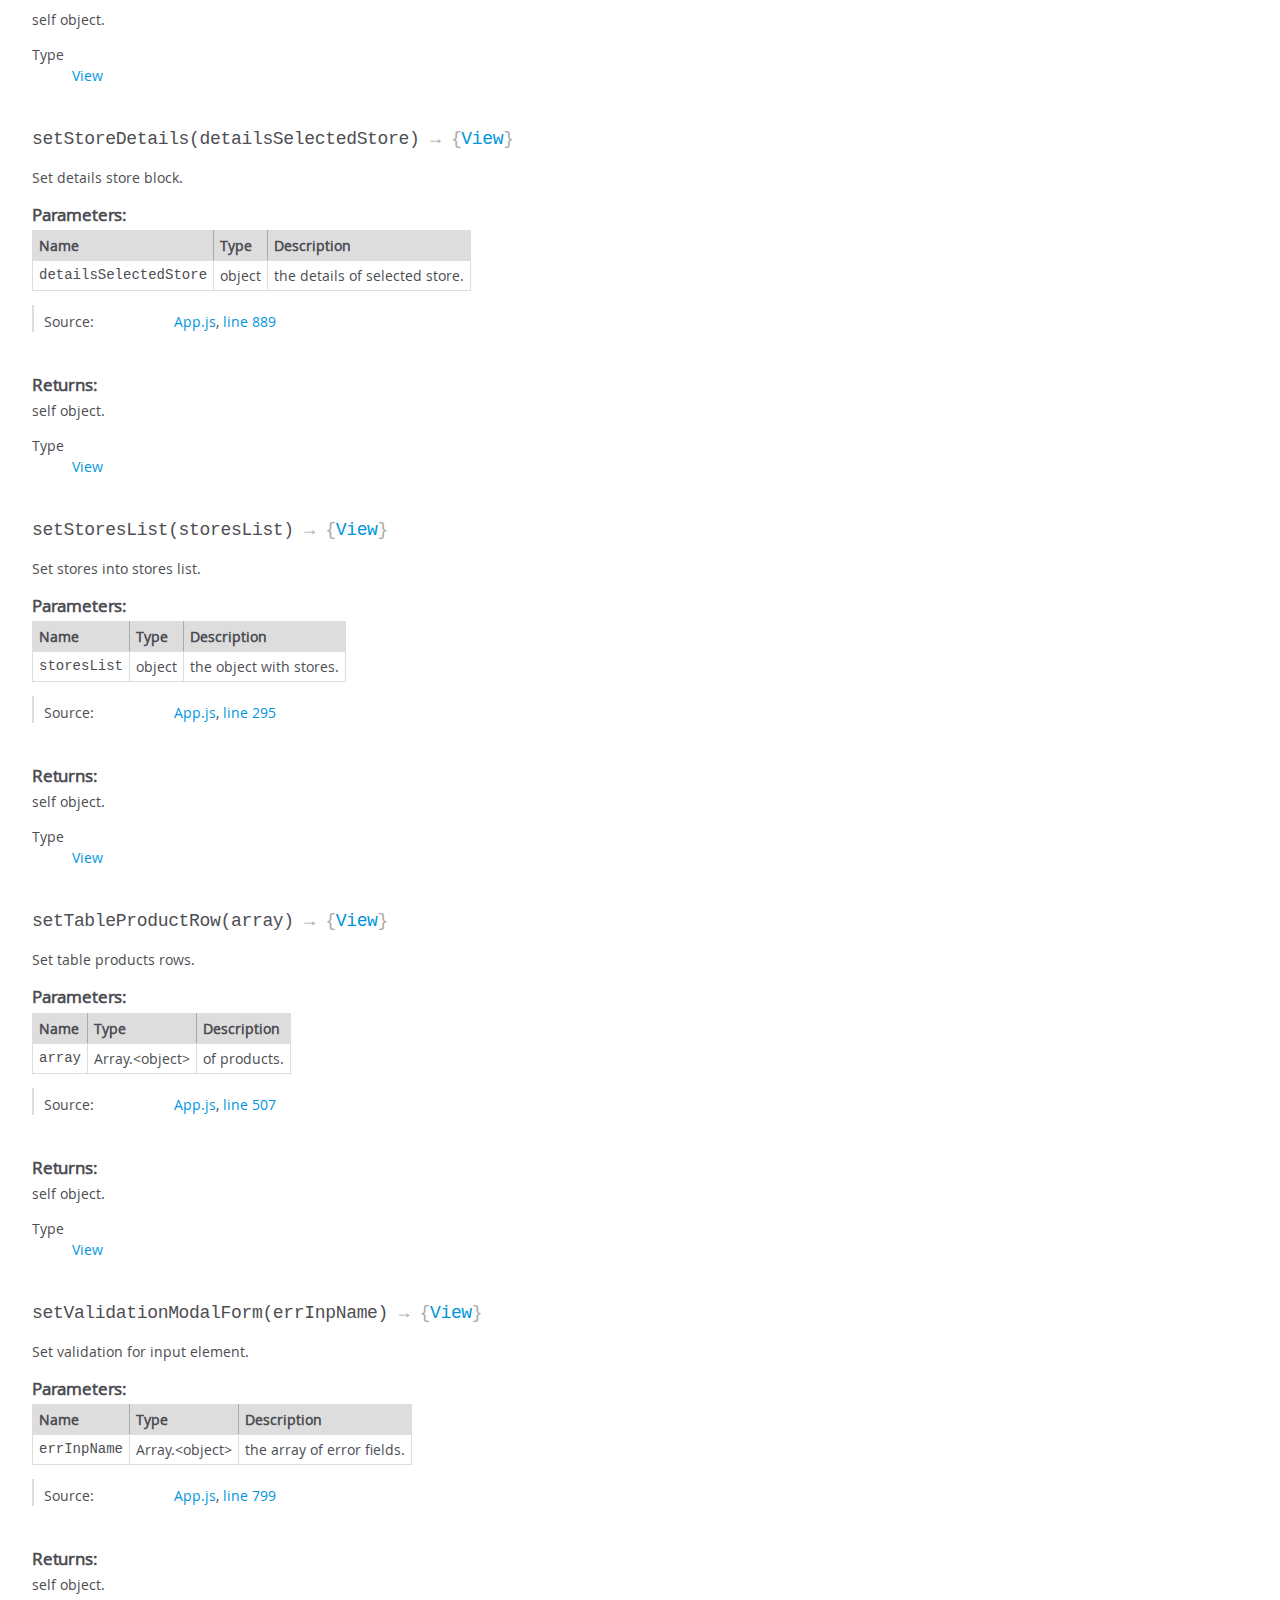
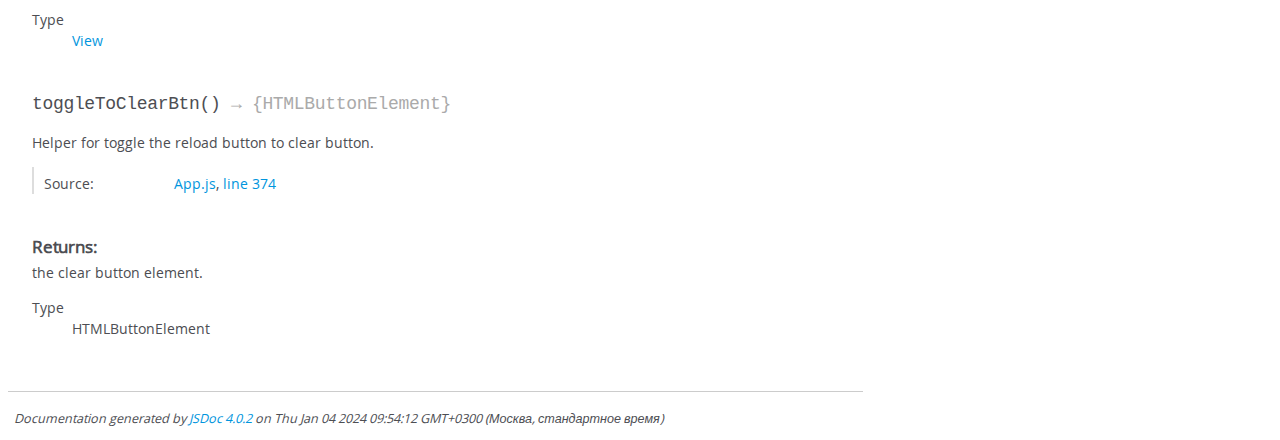
<file: client/out/View.html>
<!DOCTYPE html>
<html lang="en">
<head>
    <meta charset="utf-8">
    <title>JSDoc: Class: View</title>

    <script src="scripts/prettify/prettify.js"> </script>
    <script src="scripts/prettify/lang-css.js"> </script>
    <!--[if lt IE 9]>
      <script src="//html5shiv.googlecode.com/svn/trunk/html5.js"></script>
    <![endif]-->
    <link type="text/css" rel="stylesheet" href="styles/prettify-tomorrow.css">
    <link type="text/css" rel="stylesheet" href="styles/jsdoc-default.css">
</head>

<body>

<div id="main">

    <h1 class="page-title">Class: View</h1>

    




<section>

<header>
    
        <h2><span class="attribs"><span class="type-signature"></span></span>View<span class="signature">()</span><span class="type-signature"></span></h2>
        
    
</header>

<article>
    <div class="container-overview">
    
        

    

    
    <h4 class="name" id="View"><span class="type-signature"></span>new View<span class="signature">()</span><span class="type-signature"></span></h4>
    

    



<div class="description">
    View class. Knows everything about dom & manipulation and a little bit about data structure, which should befilled into UI element.
</div>













<dl class="details">

    

    

    

    

    

    

    

    

    

    

    

    

    
    <dt class="tag-source">Source:</dt>
    <dd class="tag-source"><ul class="dummy"><li>
        <a href="App.js.html">App.js</a>, <a href="App.js.html#line271">line 271</a>
    </li></ul></dd>
    

    

    

    
</dl>




















    
    </div>

    

    

    

    

    

    

    
        <h3 class="subsection-title">Members</h3>

        
            
<h4 class="name" id="~prevSelectedStore"><span class="type-signature">(inner, constant) </span>prevSelectedStore<span class="type-signature"> :HTMLLIElement</span></h4>




<div class="description">
    List of stores
</div>



    <h5>Type:</h5>
    <ul>
        <li>
            
<span class="param-type">HTMLLIElement</span>


        </li>
    </ul>





<dl class="details">

    

    

    

    

    

    

    

    

    

    

    

    

    
    <dt class="tag-source">Source:</dt>
    <dd class="tag-source"><ul class="dummy"><li>
        <a href="App.js.html">App.js</a>, <a href="App.js.html#line284">line 284</a>
    </li></ul></dd>
    

    

    

    
</dl>






        
            
<h4 class="name" id="~storesListBlock"><span class="type-signature">(inner, constant) </span>storesListBlock<span class="type-signature"> :HTMLUListElement</span></h4>




<div class="description">
    List of stores
</div>



    <h5>Type:</h5>
    <ul>
        <li>
            
<span class="param-type">HTMLUListElement</span>


        </li>
    </ul>





<dl class="details">

    

    

    

    

    

    

    

    

    

    

    

    

    
    <dt class="tag-source">Source:</dt>
    <dd class="tag-source"><ul class="dummy"><li>
        <a href="App.js.html">App.js</a>, <a href="App.js.html#line277">line 277</a>
    </li></ul></dd>
    

    

    

    
</dl>






        
    

    
        <h3 class="subsection-title">Methods</h3>

        
            

    

    
    <h4 class="name" id="fillProductForm"><span class="type-signature"></span>fillProductForm<span class="signature">(productDetails)</span><span class="type-signature"> &rarr; {setModal}</span></h4>
    

    



<div class="description">
    Fill the data into product form.
</div>









    <h5>Parameters:</h5>
    

<table class="params">
    <thead>
    <tr>
        
        <th>Name</th>
        

        <th>Type</th>

        

        

        <th class="last">Description</th>
    </tr>
    </thead>

    <tbody>
    

        <tr>
            
                <td class="name"><code>productDetails</code></td>
            

            <td class="type">
            
                
<span class="param-type">Object</span>


            
            </td>

            

            

            <td class="description last">the product data object.</td>
        </tr>

    
    </tbody>
</table>






<dl class="details">

    

    

    

    

    

    

    

    

    

    

    

    

    
    <dt class="tag-source">Source:</dt>
    <dd class="tag-source"><ul class="dummy"><li>
        <a href="App.js.html">App.js</a>, <a href="App.js.html#line622">line 622</a>
    </li></ul></dd>
    

    

    

    
</dl>















<h5>Returns:</h5>

        
<div class="param-desc">
    setModal object.
</div>



<dl>
    <dt>
        Type
    </dt>
    <dd>
        
<span class="param-type">setModal</span>


    </dd>
</dl>

    





        
            

    

    
    <h4 class="name" id="getClearBtn"><span class="type-signature"></span>getClearBtn<span class="signature">()</span><span class="type-signature"> &rarr; {HTMLButtonElement}</span></h4>
    

    



<div class="description">
    Returns claer Searchild Store Button.
</div>













<dl class="details">

    

    

    

    

    

    

    

    

    

    

    

    

    
    <dt class="tag-source">Source:</dt>
    <dd class="tag-source"><ul class="dummy"><li>
        <a href="App.js.html">App.js</a>, <a href="App.js.html#line363">line 363</a>
    </li></ul></dd>
    

    

    

    
</dl>















<h5>Returns:</h5>

        
<div class="param-desc">
    the button element.
</div>



<dl>
    <dt>
        Type
    </dt>
    <dd>
        
<span class="param-type">HTMLButtonElement</span>


    </dd>
</dl>

    





        
            

    

    
    <h4 class="name" id="getCreateProductBtn"><span class="type-signature"></span>getCreateProductBtn<span class="signature">()</span><span class="type-signature"> &rarr; {HTMLButtonElement}</span></h4>
    

    



<div class="description">
    Returns delete product button.
</div>













<dl class="details">

    

    

    

    

    

    

    

    

    

    

    

    

    
    <dt class="tag-source">Source:</dt>
    <dd class="tag-source"><ul class="dummy"><li>
        <a href="App.js.html">App.js</a>, <a href="App.js.html#line726">line 726</a>
    </li></ul></dd>
    

    

    

    
</dl>















<h5>Returns:</h5>

        
<div class="param-desc">
    the button element.
</div>



<dl>
    <dt>
        Type
    </dt>
    <dd>
        
<span class="param-type">HTMLButtonElement</span>


    </dd>
</dl>

    





        
            

    

    
    <h4 class="name" id="getCreateStoreBtn"><span class="type-signature"></span>getCreateStoreBtn<span class="signature">()</span><span class="type-signature"> &rarr; {HTMLButtonElement}</span></h4>
    

    



<div class="description">
    Returns create store button.
</div>













<dl class="details">

    

    

    

    

    

    

    

    

    

    

    

    

    
    <dt class="tag-source">Source:</dt>
    <dd class="tag-source"><ul class="dummy"><li>
        <a href="App.js.html">App.js</a>, <a href="App.js.html#line715">line 715</a>
    </li></ul></dd>
    

    

    

    
</dl>















<h5>Returns:</h5>

        
<div class="param-desc">
    the button element.
</div>



<dl>
    <dt>
        Type
    </dt>
    <dd>
        
<span class="param-type">HTMLButtonElement</span>


    </dd>
</dl>

    





        
            

    

    
    <h4 class="name" id="getDeleteProductBtns"><span class="type-signature"></span>getDeleteProductBtns<span class="signature">()</span><span class="type-signature"> &rarr; {Array.&lt;HTMLButtonElement>}</span></h4>
    

    



<div class="description">
    Returns delete products buttons.
</div>













<dl class="details">

    

    

    

    

    

    

    

    

    

    

    

    

    
    <dt class="tag-source">Source:</dt>
    <dd class="tag-source"><ul class="dummy"><li>
        <a href="App.js.html">App.js</a>, <a href="App.js.html#line556">line 556</a>
    </li></ul></dd>
    

    

    

    
</dl>















<h5>Returns:</h5>

        
<div class="param-desc">
    the array of button element.
</div>



<dl>
    <dt>
        Type
    </dt>
    <dd>
        
<span class="param-type">Array.&lt;HTMLButtonElement></span>


    </dd>
</dl>

    





        
            

    

    
    <h4 class="name" id="getDeleteStoreBtn"><span class="type-signature"></span>getDeleteStoreBtn<span class="signature">()</span><span class="type-signature"> &rarr; {HTMLButtonElement}</span></h4>
    

    



<div class="description">
    Returns delete store button.
</div>













<dl class="details">

    

    

    

    

    

    

    

    

    

    

    

    

    
    <dt class="tag-source">Source:</dt>
    <dd class="tag-source"><ul class="dummy"><li>
        <a href="App.js.html">App.js</a>, <a href="App.js.html#line704">line 704</a>
    </li></ul></dd>
    

    

    

    
</dl>















<h5>Returns:</h5>

        
<div class="param-desc">
    the button element.
</div>



<dl>
    <dt>
        Type
    </dt>
    <dd>
        
<span class="param-type">HTMLButtonElement</span>


    </dd>
</dl>

    





        
            

    

    
    <h4 class="name" id="getEditProductBtns"><span class="type-signature"></span>getEditProductBtns<span class="signature">()</span><span class="type-signature"> &rarr; {Array.&lt;HTMLButtonElement>}</span></h4>
    

    



<div class="description">
    Returns edit products buttons.
</div>













<dl class="details">

    

    

    

    

    

    

    

    

    

    

    

    

    
    <dt class="tag-source">Source:</dt>
    <dd class="tag-source"><ul class="dummy"><li>
        <a href="App.js.html">App.js</a>, <a href="App.js.html#line567">line 567</a>
    </li></ul></dd>
    

    

    

    
</dl>















<h5>Returns:</h5>

        
<div class="param-desc">
    the array of button element.
</div>



<dl>
    <dt>
        Type
    </dt>
    <dd>
        
<span class="param-type">Array.&lt;HTMLButtonElement></span>


    </dd>
</dl>

    





        
            

    

    
    <h4 class="name" id="getModal"><span class="type-signature"></span>getModal<span class="signature">()</span><span class="type-signature"> &rarr; {HTMLDialogElement}</span></h4>
    

    



<div class="description">
    Returns modal box.
</div>













<dl class="details">

    

    

    

    

    

    

    

    

    

    

    

    

    
    <dt class="tag-source">Source:</dt>
    <dd class="tag-source"><ul class="dummy"><li>
        <a href="App.js.html">App.js</a>, <a href="App.js.html#line611">line 611</a>
    </li></ul></dd>
    

    

    

    
</dl>















<h5>Returns:</h5>

        
<div class="param-desc">
    the dialog element.
</div>



<dl>
    <dt>
        Type
    </dt>
    <dd>
        
<span class="param-type">HTMLDialogElement</span>


    </dd>
</dl>

    





        
            

    

    
    <h4 class="name" id="getModalCancel"><span class="type-signature"></span>getModalCancel<span class="signature">()</span><span class="type-signature"> &rarr; {HTMLButtonElement}</span></h4>
    

    



<div class="description">
    Returns modal cancel button.
</div>













<dl class="details">

    

    

    

    

    

    

    

    

    

    

    

    

    
    <dt class="tag-source">Source:</dt>
    <dd class="tag-source"><ul class="dummy"><li>
        <a href="App.js.html">App.js</a>, <a href="App.js.html#line821">line 821</a>
    </li></ul></dd>
    

    

    

    
</dl>















<h5>Returns:</h5>

        
<div class="param-desc">
    the button element.
</div>



<dl>
    <dt>
        Type
    </dt>
    <dd>
        
<span class="param-type">HTMLButtonElement</span>


    </dd>
</dl>

    





        
            

    

    
    <h4 class="name" id="getModalForm"><span class="type-signature"></span>getModalForm<span class="signature">()</span><span class="type-signature"> &rarr; {HTMLFormElement}</span></h4>
    

    



<div class="description">
    Returns modal form.
</div>













<dl class="details">

    

    

    

    

    

    

    

    

    

    

    

    

    
    <dt class="tag-source">Source:</dt>
    <dd class="tag-source"><ul class="dummy"><li>
        <a href="App.js.html">App.js</a>, <a href="App.js.html#line693">line 693</a>
    </li></ul></dd>
    

    

    

    
</dl>















<h5>Returns:</h5>

        
<div class="param-desc">
    the form element.
</div>



<dl>
    <dt>
        Type
    </dt>
    <dd>
        
<span class="param-type">HTMLFormElement</span>


    </dd>
</dl>

    





        
            

    

    
    <h4 class="name" id="getSearchStoresBtn"><span class="type-signature"></span>getSearchStoresBtn<span class="signature">()</span><span class="type-signature"> &rarr; {HTMLButtonElement}</span></h4>
    

    



<div class="description">
    Returns Search Stores Button.
</div>













<dl class="details">

    

    

    

    

    

    

    

    

    

    

    

    

    
    <dt class="tag-source">Source:</dt>
    <dd class="tag-source"><ul class="dummy"><li>
        <a href="App.js.html">App.js</a>, <a href="App.js.html#line341">line 341</a>
    </li></ul></dd>
    

    

    

    
</dl>















<h5>Returns:</h5>

        
<div class="param-desc">
    the button element.
</div>



<dl>
    <dt>
        Type
    </dt>
    <dd>
        
<span class="param-type">HTMLButtonElement</span>


    </dd>
</dl>

    





        
            

    

    
    <h4 class="name" id="getSearchfieldProduct"><span class="type-signature"></span>getSearchfieldProduct<span class="signature">()</span><span class="type-signature"> &rarr; {HTMLInputElement}</span></h4>
    

    



<div class="description">
    Returns searchfield of products table.
</div>













<dl class="details">

    

    

    

    

    

    

    

    

    

    

    

    

    
    <dt class="tag-source">Source:</dt>
    <dd class="tag-source"><ul class="dummy"><li>
        <a href="App.js.html">App.js</a>, <a href="App.js.html#line483">line 483</a>
    </li></ul></dd>
    

    

    

    
</dl>















<h5>Returns:</h5>

        
<div class="param-desc">
    the input element.
</div>



<dl>
    <dt>
        Type
    </dt>
    <dd>
        
<span class="param-type">HTMLInputElement</span>


    </dd>
</dl>

    





        
            

    

    
    <h4 class="name" id="getSearchfieldStore"><span class="type-signature"></span>getSearchfieldStore<span class="signature">()</span><span class="type-signature"> &rarr; {HTMLInputElement}</span></h4>
    

    



<div class="description">
    Returns Searchfield Store.
</div>













<dl class="details">

    

    

    

    

    

    

    

    

    

    

    

    

    
    <dt class="tag-source">Source:</dt>
    <dd class="tag-source"><ul class="dummy"><li>
        <a href="App.js.html">App.js</a>, <a href="App.js.html#line352">line 352</a>
    </li></ul></dd>
    

    

    

    
</dl>















<h5>Returns:</h5>

        
<div class="param-desc">
    the input element.
</div>



<dl>
    <dt>
        Type
    </dt>
    <dd>
        
<span class="param-type">HTMLInputElement</span>


    </dd>
</dl>

    





        
            

    

    
    <h4 class="name" id="getStoresListBlock"><span class="type-signature"></span>getStoresListBlock<span class="signature">()</span><span class="type-signature"> &rarr; {HTMLUListElement}</span></h4>
    

    



<div class="description">
    Returns stores list block.
</div>













<dl class="details">

    

    

    

    

    

    

    

    

    

    

    

    

    
    <dt class="tag-source">Source:</dt>
    <dd class="tag-source"><ul class="dummy"><li>
        <a href="App.js.html">App.js</a>, <a href="App.js.html#line330">line 330</a>
    </li></ul></dd>
    

    

    

    
</dl>















<h5>Returns:</h5>

        
<div class="param-desc">
    the ul element.
</div>



<dl>
    <dt>
        Type
    </dt>
    <dd>
        
<span class="param-type">HTMLUListElement</span>


    </dd>
</dl>

    





        
            

    

    
    <h4 class="name" id="getTableColHeadlines"><span class="type-signature"></span>getTableColHeadlines<span class="signature">()</span><span class="type-signature"> &rarr; {HTMLTableRowElement}</span></h4>
    

    



<div class="description">
    Returns Headlines of products table.
</div>













<dl class="details">

    

    

    

    

    

    

    

    

    

    

    

    

    
    <dt class="tag-source">Source:</dt>
    <dd class="tag-source"><ul class="dummy"><li>
        <a href="App.js.html">App.js</a>, <a href="App.js.html#line494">line 494</a>
    </li></ul></dd>
    

    

    

    
</dl>















<h5>Returns:</h5>

        
<div class="param-desc">
    the tr element.
</div>



<dl>
    <dt>
        Type
    </dt>
    <dd>
        
<span class="param-type">HTMLTableRowElement</span>


    </dd>
</dl>

    





        
            

    

    
    <h4 class="name" id="setInputForm"><span class="type-signature"></span>setInputForm<span class="signature">(name, type, placeholder, value)</span><span class="type-signature"> &rarr; {HTMLDivElement}</span></h4>
    

    



<div class="description">
    Set input element.
</div>









    <h5>Parameters:</h5>
    

<table class="params">
    <thead>
    <tr>
        
        <th>Name</th>
        

        <th>Type</th>

        

        

        <th class="last">Description</th>
    </tr>
    </thead>

    <tbody>
    

        <tr>
            
                <td class="name"><code>label.</code></td>
            

            <td class="type">
            
                
<span class="param-type">string</span>


            
            </td>

            

            

            <td class="description last"></td>
        </tr>

    

        <tr>
            
                <td class="name"><code>name</code></td>
            

            <td class="type">
            
                
<span class="param-type">string</span>


            
            </td>

            

            

            <td class="description last">of select element.</td>
        </tr>

    

        <tr>
            
                <td class="name"><code>type</code></td>
            

            <td class="type">
            
                
<span class="param-type">string</span>


            
            </td>

            

            

            <td class="description last">the type input.</td>
        </tr>

    

        <tr>
            
                <td class="name"><code>placeholder</code></td>
            

            <td class="type">
            
                
<span class="param-type">string</span>


            
            </td>

            

            

            <td class="description last">the placeholder.</td>
        </tr>

    

        <tr>
            
                <td class="name"><code>value</code></td>
            

            <td class="type">
            
                
<span class="param-type">string</span>
|

<span class="param-type">number</span>


            
            </td>

            

            

            <td class="description last">the value of option element.</td>
        </tr>

    
    </tbody>
</table>






<dl class="details">

    

    

    

    

    

    

    

    

    

    

    

    

    
    <dt class="tag-source">Source:</dt>
    <dd class="tag-source"><ul class="dummy"><li>
        <a href="App.js.html">App.js</a>, <a href="App.js.html#line782">line 782</a>
    </li></ul></dd>
    

    

    

    
</dl>















<h5>Returns:</h5>

        
<div class="param-desc">
    the div element.
</div>



<dl>
    <dt>
        Type
    </dt>
    <dd>
        
<span class="param-type">HTMLDivElement</span>


    </dd>
</dl>

    





        
            

    

    
    <h4 class="name" id="setModal"><span class="type-signature"></span>setModal<span class="signature">(title, array, the)</span><span class="type-signature"> &rarr; {HTMLFormElement}</span></h4>
    

    



<div class="description">
    Set modal form.
</div>









    <h5>Parameters:</h5>
    

<table class="params">
    <thead>
    <tr>
        
        <th>Name</th>
        

        <th>Type</th>

        

        

        <th class="last">Description</th>
    </tr>
    </thead>

    <tbody>
    

        <tr>
            
                <td class="name"><code>title</code></td>
            

            <td class="type">
            
                
<span class="param-type">string</span>


            
            </td>

            

            

            <td class="description last">modal.</td>
        </tr>

    

        <tr>
            
                <td class="name"><code>array</code></td>
            

            <td class="type">
            
                
<span class="param-type">Array.&lt;object></span>


            
            </td>

            

            

            <td class="description last">of content elements.</td>
        </tr>

    

        <tr>
            
                <td class="name"><code>the</code></td>
            

            <td class="type">
            
                
<span class="param-type">string</span>


            
            </td>

            

            

            <td class="description last">submit button text.</td>
        </tr>

    
    </tbody>
</table>






<dl class="details">

    

    

    

    

    

    

    

    

    

    

    

    

    
    <dt class="tag-source">Source:</dt>
    <dd class="tag-source"><ul class="dummy"><li>
        <a href="App.js.html">App.js</a>, <a href="App.js.html#line582">line 582</a>
    </li></ul></dd>
    

    

    

    
</dl>















<h5>Returns:</h5>

        
<div class="param-desc">
    the form element.
</div>



<dl>
    <dt>
        Type
    </dt>
    <dd>
        
<span class="param-type">HTMLFormElement</span>


    </dd>
</dl>

    





        
            

    

    
    <h4 class="name" id="setNotFoundPage"><span class="type-signature"></span>setNotFoundPage<span class="signature">()</span><span class="type-signature"> &rarr; {<a href="View.html">View</a>}</span></h4>
    

    



<div class="description">
    Set not found page.
</div>













<dl class="details">

    

    

    

    

    

    

    

    

    

    

    

    

    
    <dt class="tag-source">Source:</dt>
    <dd class="tag-source"><ul class="dummy"><li>
        <a href="App.js.html">App.js</a>, <a href="App.js.html#line863">line 863</a>
    </li></ul></dd>
    

    

    

    
</dl>















<h5>Returns:</h5>

        
<div class="param-desc">
    self object.
</div>



<dl>
    <dt>
        Type
    </dt>
    <dd>
        
<span class="param-type"><a href="View.html">View</a></span>


    </dd>
</dl>

    





        
            

    

    
    <h4 class="name" id="setProductTable"><span class="type-signature"></span>setProductTable<span class="signature">()</span><span class="type-signature"> &rarr; {<a href="View.html">View</a>}</span></h4>
    

    



<div class="description">
    Set table for products.
</div>













<dl class="details">

    

    

    

    

    

    

    

    

    

    

    

    

    
    <dt class="tag-source">Source:</dt>
    <dd class="tag-source"><ul class="dummy"><li>
        <a href="App.js.html">App.js</a>, <a href="App.js.html#line420">line 420</a>
    </li></ul></dd>
    

    

    

    
</dl>















<h5>Returns:</h5>

        
<div class="param-desc">
    self object.
</div>



<dl>
    <dt>
        Type
    </dt>
    <dd>
        
<span class="param-type"><a href="View.html">View</a></span>


    </dd>
</dl>

    





        
            

    

    
    <h4 class="name" id="setSelectInp"><span class="type-signature"></span>setSelectInp<span class="signature">(name, options, value)</span><span class="type-signature"> &rarr; {HTMLDivElement}</span></h4>
    

    



<div class="description">
    Set sellect Input.
</div>









    <h5>Parameters:</h5>
    

<table class="params">
    <thead>
    <tr>
        
        <th>Name</th>
        

        <th>Type</th>

        

        

        <th class="last">Description</th>
    </tr>
    </thead>

    <tbody>
    

        <tr>
            
                <td class="name"><code>label.</code></td>
            

            <td class="type">
            
                
<span class="param-type">string</span>


            
            </td>

            

            

            <td class="description last"></td>
        </tr>

    

        <tr>
            
                <td class="name"><code>name</code></td>
            

            <td class="type">
            
                
<span class="param-type">string</span>


            
            </td>

            

            

            <td class="description last">of select element.</td>
        </tr>

    

        <tr>
            
                <td class="name"><code>options</code></td>
            

            <td class="type">
            
                
<span class="param-type">Object</span>


            
            </td>

            

            

            <td class="description last">the options.</td>
        </tr>

    

        <tr>
            
                <td class="name"><code>value</code></td>
            

            <td class="type">
            
                
<span class="param-type">string</span>
|

<span class="param-type">number</span>


            
            </td>

            

            

            <td class="description last">the value of option element.</td>
        </tr>

    
    </tbody>
</table>






<dl class="details">

    

    

    

    

    

    

    

    

    

    

    

    

    
    <dt class="tag-source">Source:</dt>
    <dd class="tag-source"><ul class="dummy"><li>
        <a href="App.js.html">App.js</a>, <a href="App.js.html#line743">line 743</a>
    </li></ul></dd>
    

    

    

    
</dl>















<h5>Returns:</h5>

        
<div class="param-desc">
    the div element.
</div>



<dl>
    <dt>
        Type
    </dt>
    <dd>
        
<span class="param-type">HTMLDivElement</span>


    </dd>
</dl>

    





        
            

    

    
    <h4 class="name" id="setStatisticsBtn"><span class="type-signature"></span>setStatisticsBtn<span class="signature">(statistics)</span><span class="type-signature"> &rarr; {HTMLDivElement}</span></h4>
    

    



<div class="description">
    Set validation for input element.
</div>









    <h5>Parameters:</h5>
    

<table class="params">
    <thead>
    <tr>
        
        <th>Name</th>
        

        <th>Type</th>

        

        

        <th class="last">Description</th>
    </tr>
    </thead>

    <tbody>
    

        <tr>
            
                <td class="name"><code>statistics</code></td>
            

            <td class="type">
            
                
<span class="param-type">Array.&lt;object></span>


            
            </td>

            

            

            <td class="description last">the array of statistics products.</td>
        </tr>

    
    </tbody>
</table>






<dl class="details">

    

    

    

    

    

    

    

    

    

    

    

    

    
    <dt class="tag-source">Source:</dt>
    <dd class="tag-source"><ul class="dummy"><li>
        <a href="App.js.html">App.js</a>, <a href="App.js.html#line834">line 834</a>
    </li></ul></dd>
    

    

    

    
</dl>















<h5>Returns:</h5>

        
<div class="param-desc">
    the div element.
</div>



<dl>
    <dt>
        Type
    </dt>
    <dd>
        
<span class="param-type">HTMLDivElement</span>


    </dd>
</dl>

    





        
            

    

    
    <h4 class="name" id="setStatisticsPanel"><span class="type-signature"></span>setStatisticsPanel<span class="signature">(relProducts)</span><span class="type-signature"> &rarr; {<a href="View.html">View</a>}</span></h4>
    

    



<div class="description">
    Set Statistics Panel.
</div>









    <h5>Parameters:</h5>
    

<table class="params">
    <thead>
    <tr>
        
        <th>Name</th>
        

        <th>Type</th>

        

        

        <th class="last">Description</th>
    </tr>
    </thead>

    <tbody>
    

        <tr>
            
                <td class="name"><code>relProducts</code></td>
            

            <td class="type">
            
                
<span class="param-type">object</span>


            
            </td>

            

            

            <td class="description last">the object with products of selected store.</td>
        </tr>

    
    </tbody>
</table>






<dl class="details">

    

    

    

    

    

    

    

    

    

    

    

    

    
    <dt class="tag-source">Source:</dt>
    <dd class="tag-source"><ul class="dummy"><li>
        <a href="App.js.html">App.js</a>, <a href="App.js.html#line397">line 397</a>
    </li></ul></dd>
    

    

    

    
</dl>















<h5>Returns:</h5>

        
<div class="param-desc">
    self object.
</div>



<dl>
    <dt>
        Type
    </dt>
    <dd>
        
<span class="param-type"><a href="View.html">View</a></span>


    </dd>
</dl>

    





        
            

    

    
    <h4 class="name" id="setStoreDetails"><span class="type-signature"></span>setStoreDetails<span class="signature">(detailsSelectedStore)</span><span class="type-signature"> &rarr; {<a href="View.html">View</a>}</span></h4>
    

    



<div class="description">
    Set details store block.
</div>









    <h5>Parameters:</h5>
    

<table class="params">
    <thead>
    <tr>
        
        <th>Name</th>
        

        <th>Type</th>

        

        

        <th class="last">Description</th>
    </tr>
    </thead>

    <tbody>
    

        <tr>
            
                <td class="name"><code>detailsSelectedStore</code></td>
            

            <td class="type">
            
                
<span class="param-type">object</span>


            
            </td>

            

            

            <td class="description last">the details of selected store.</td>
        </tr>

    
    </tbody>
</table>






<dl class="details">

    

    

    

    

    

    

    

    

    

    

    

    

    
    <dt class="tag-source">Source:</dt>
    <dd class="tag-source"><ul class="dummy"><li>
        <a href="App.js.html">App.js</a>, <a href="App.js.html#line889">line 889</a>
    </li></ul></dd>
    

    

    

    
</dl>















<h5>Returns:</h5>

        
<div class="param-desc">
    self object.
</div>



<dl>
    <dt>
        Type
    </dt>
    <dd>
        
<span class="param-type"><a href="View.html">View</a></span>


    </dd>
</dl>

    





        
            

    

    
    <h4 class="name" id="setStoresList"><span class="type-signature"></span>setStoresList<span class="signature">(storesList)</span><span class="type-signature"> &rarr; {<a href="View.html">View</a>}</span></h4>
    

    



<div class="description">
    Set stores into stores list.
</div>









    <h5>Parameters:</h5>
    

<table class="params">
    <thead>
    <tr>
        
        <th>Name</th>
        

        <th>Type</th>

        

        

        <th class="last">Description</th>
    </tr>
    </thead>

    <tbody>
    

        <tr>
            
                <td class="name"><code>storesList</code></td>
            

            <td class="type">
            
                
<span class="param-type">object</span>


            
            </td>

            

            

            <td class="description last">the object with stores.</td>
        </tr>

    
    </tbody>
</table>






<dl class="details">

    

    

    

    

    

    

    

    

    

    

    

    

    
    <dt class="tag-source">Source:</dt>
    <dd class="tag-source"><ul class="dummy"><li>
        <a href="App.js.html">App.js</a>, <a href="App.js.html#line295">line 295</a>
    </li></ul></dd>
    

    

    

    
</dl>















<h5>Returns:</h5>

        
<div class="param-desc">
    self object.
</div>



<dl>
    <dt>
        Type
    </dt>
    <dd>
        
<span class="param-type"><a href="View.html">View</a></span>


    </dd>
</dl>

    





        
            

    

    
    <h4 class="name" id="setTableProductRow"><span class="type-signature"></span>setTableProductRow<span class="signature">(array)</span><span class="type-signature"> &rarr; {<a href="View.html">View</a>}</span></h4>
    

    



<div class="description">
    Set table products rows.
</div>









    <h5>Parameters:</h5>
    

<table class="params">
    <thead>
    <tr>
        
        <th>Name</th>
        

        <th>Type</th>

        

        

        <th class="last">Description</th>
    </tr>
    </thead>

    <tbody>
    

        <tr>
            
                <td class="name"><code>array</code></td>
            

            <td class="type">
            
                
<span class="param-type">Array.&lt;object></span>


            
            </td>

            

            

            <td class="description last">of products.</td>
        </tr>

    
    </tbody>
</table>






<dl class="details">

    

    

    

    

    

    

    

    

    

    

    

    

    
    <dt class="tag-source">Source:</dt>
    <dd class="tag-source"><ul class="dummy"><li>
        <a href="App.js.html">App.js</a>, <a href="App.js.html#line507">line 507</a>
    </li></ul></dd>
    

    

    

    
</dl>















<h5>Returns:</h5>

        
<div class="param-desc">
    self object.
</div>



<dl>
    <dt>
        Type
    </dt>
    <dd>
        
<span class="param-type"><a href="View.html">View</a></span>


    </dd>
</dl>

    





        
            

    

    
    <h4 class="name" id="setValidationModalForm"><span class="type-signature"></span>setValidationModalForm<span class="signature">(errInpName)</span><span class="type-signature"> &rarr; {<a href="View.html">View</a>}</span></h4>
    

    



<div class="description">
    Set validation for input element.
</div>









    <h5>Parameters:</h5>
    

<table class="params">
    <thead>
    <tr>
        
        <th>Name</th>
        

        <th>Type</th>

        

        

        <th class="last">Description</th>
    </tr>
    </thead>

    <tbody>
    

        <tr>
            
                <td class="name"><code>errInpName</code></td>
            

            <td class="type">
            
                
<span class="param-type">Array.&lt;object></span>


            
            </td>

            

            

            <td class="description last">the array of error fields.</td>
        </tr>

    
    </tbody>
</table>






<dl class="details">

    

    

    

    

    

    

    

    

    

    

    

    

    
    <dt class="tag-source">Source:</dt>
    <dd class="tag-source"><ul class="dummy"><li>
        <a href="App.js.html">App.js</a>, <a href="App.js.html#line799">line 799</a>
    </li></ul></dd>
    

    

    

    
</dl>















<h5>Returns:</h5>

        
<div class="param-desc">
    self object.
</div>



<dl>
    <dt>
        Type
    </dt>
    <dd>
        
<span class="param-type"><a href="View.html">View</a></span>


    </dd>
</dl>

    





        
            

    

    
    <h4 class="name" id="toggleToClearBtn"><span class="type-signature"></span>toggleToClearBtn<span class="signature">()</span><span class="type-signature"> &rarr; {HTMLButtonElement}</span></h4>
    

    



<div class="description">
    Helper for toggle the reload button to clear button.
</div>













<dl class="details">

    

    

    

    

    

    

    

    

    

    

    

    

    
    <dt class="tag-source">Source:</dt>
    <dd class="tag-source"><ul class="dummy"><li>
        <a href="App.js.html">App.js</a>, <a href="App.js.html#line374">line 374</a>
    </li></ul></dd>
    

    

    

    
</dl>















<h5>Returns:</h5>

        
<div class="param-desc">
    the clear button element.
</div>



<dl>
    <dt>
        Type
    </dt>
    <dd>
        
<span class="param-type">HTMLButtonElement</span>


    </dd>
</dl>

    





        
    

    

    
</article>

</section>




</div>

<nav>
    <h2><a href="index.html">Home</a></h2><h3>Classes</h3><ul><li><a href="Controller.html">Controller</a></li><li><a href="Model.html">Model</a></li><li><a href="View.html">View</a></li></ul>
</nav>

<br class="clear">

<footer>
    Documentation generated by <a href="https://github.com/jsdoc/jsdoc">JSDoc 4.0.2</a> on Thu Jan 04 2024 09:54:12 GMT+0300 (Москва, стандартное время)
</footer>

<script> prettyPrint(); </script>
<script src="scripts/linenumber.js"> </script>
</body>
</html>
</file>
<file: client/out/styles/prettify-tomorrow.css>
/* Tomorrow Theme */
/* Original theme - https://github.com/chriskempson/tomorrow-theme */
/* Pretty printing styles. Used with prettify.js. */
/* SPAN elements with the classes below are added by prettyprint. */
/* plain text */
.pln {
  color: #4d4d4c; }

@media screen {
  /* string content */
  .str {
    color: #718c00; }

  /* a keyword */
  .kwd {
    color: #8959a8; }

  /* a comment */
  .com {
    color: #8e908c; }

  /* a type name */
  .typ {
    color: #4271ae; }

  /* a literal value */
  .lit {
    color: #f5871f; }

  /* punctuation */
  .pun {
    color: #4d4d4c; }

  /* lisp open bracket */
  .opn {
    color: #4d4d4c; }

  /* lisp close bracket */
  .clo {
    color: #4d4d4c; }

  /* a markup tag name */
  .tag {
    color: #c82829; }

  /* a markup attribute name */
  .atn {
    color: #f5871f; }

  /* a markup attribute value */
  .atv {
    color: #3e999f; }

  /* a declaration */
  .dec {
    color: #f5871f; }

  /* a variable name */
  .var {
    color: #c82829; }

  /* a function name */
  .fun {
    color: #4271ae; } }
/* Use higher contrast and text-weight for printable form. */
@media print, projection {
  .str {
    color: #060; }

  .kwd {
    color: #006;
    font-weight: bold; }

  .com {
    color: #600;
    font-style: italic; }

  .typ {
    color: #404;
    font-weight: bold; }

  .lit {
    color: #044; }

  .pun, .opn, .clo {
    color: #440; }

  .tag {
    color: #006;
    font-weight: bold; }

  .atn {
    color: #404; }

  .atv {
    color: #060; } }
/* Style */
/*
pre.prettyprint {
  background: white;
  font-family: Consolas, Monaco, 'Andale Mono', monospace;
  font-size: 12px;
  line-height: 1.5;
  border: 1px solid #ccc;
  padding: 10px; }
*/

/* Specify class=linenums on a pre to get line numbering */
ol.linenums {
  margin-top: 0;
  margin-bottom: 0; }

/* IE indents via margin-left */
li.L0,
li.L1,
li.L2,
li.L3,
li.L4,
li.L5,
li.L6,
li.L7,
li.L8,
li.L9 {
  /* */ }

/* Alternate shading for lines */
li.L1,
li.L3,
li.L5,
li.L7,
li.L9 {
  /* */ }
</file>
<file: client/out/styles/jsdoc-default.css>
@font-face {
    font-family: 'Open Sans';
    font-weight: normal;
    font-style: normal;
    src: url('../fonts/OpenSans-Regular-webfont.eot');
    src:
        local('Open Sans'),
        local('OpenSans'),
        url('../fonts/OpenSans-Regular-webfont.eot?#iefix') format('embedded-opentype'),
        url('../fonts/OpenSans-Regular-webfont.woff') format('woff'),
        url('../fonts/OpenSans-Regular-webfont.svg#open_sansregular') format('svg');
}

@font-face {
    font-family: 'Open Sans Light';
    font-weight: normal;
    font-style: normal;
    src: url('../fonts/OpenSans-Light-webfont.eot');
    src:
        local('Open Sans Light'),
        local('OpenSans Light'),
        url('../fonts/OpenSans-Light-webfont.eot?#iefix') format('embedded-opentype'),
        url('../fonts/OpenSans-Light-webfont.woff') format('woff'),
        url('../fonts/OpenSans-Light-webfont.svg#open_sanslight') format('svg');
}

html
{
    overflow: auto;
    background-color: #fff;
    font-size: 14px;
}

body
{
    font-family: 'Open Sans', sans-serif;
    line-height: 1.5;
    color: #4d4e53;
    background-color: white;
}

a, a:visited, a:active {
    color: #0095dd;
    text-decoration: none;
}

a:hover {
    text-decoration: underline;
}

header
{
    display: block;
    padding: 0px 4px;
}

tt, code, kbd, samp {
    font-family: Consolas, Monaco, 'Andale Mono', monospace;
}

.class-description {
    font-size: 130%;
    line-height: 140%;
    margin-bottom: 1em;
    margin-top: 1em;
}

.class-description:empty {
    margin: 0;
}

#main {
    float: left;
    width: 70%;
}

article dl {
    margin-bottom: 40px;
}

article img {
  max-width: 100%;
}

section
{
    display: block;
    background-color: #fff;
    padding: 12px 24px;
    border-bottom: 1px solid #ccc;
    margin-right: 30px;
}

.variation {
    display: none;
}

.signature-attributes {
    font-size: 60%;
    color: #aaa;
    font-style: italic;
    font-weight: lighter;
}

nav
{
    display: block;
    float: right;
    margin-top: 28px;
    width: 30%;
    box-sizing: border-box;
    border-left: 1px solid #ccc;
    padding-left: 16px;
}

nav ul {
    font-family: 'Lucida Grande', 'Lucida Sans Unicode', arial, sans-serif;
    font-size: 100%;
    line-height: 17px;
    padding: 0;
    margin: 0;
    list-style-type: none;
}

nav ul a, nav ul a:visited, nav ul a:active {
    font-family: Consolas, Monaco, 'Andale Mono', monospace;
    line-height: 18px;
    color: #4D4E53;
}

nav h3 {
    margin-top: 12px;
}

nav li {
    margin-top: 6px;
}

footer {
    display: block;
    padding: 6px;
    margin-top: 12px;
    font-style: italic;
    font-size: 90%;
}

h1, h2, h3, h4 {
    font-weight: 200;
    margin: 0;
}

h1
{
    font-family: 'Open Sans Light', sans-serif;
    font-size: 48px;
    letter-spacing: -2px;
    margin: 12px 24px 20px;
}

h2, h3.subsection-title
{
    font-size: 30px;
    font-weight: 700;
    letter-spacing: -1px;
    margin-bottom: 12px;
}

h3
{
    font-size: 24px;
    letter-spacing: -0.5px;
    margin-bottom: 12px;
}

h4
{
    font-size: 18px;
    letter-spacing: -0.33px;
    margin-bottom: 12px;
    color: #4d4e53;
}

h5, .container-overview .subsection-title
{
    font-size: 120%;
    font-weight: bold;
    letter-spacing: -0.01em;
    margin: 8px 0 3px 0;
}

h6
{
    font-size: 100%;
    letter-spacing: -0.01em;
    margin: 6px 0 3px 0;
    font-style: italic;
}

table
{
    border-spacing: 0;
    border: 0;
    border-collapse: collapse;
}

td, th
{
    border: 1px solid #ddd;
    margin: 0px;
    text-align: left;
    vertical-align: top;
    padding: 4px 6px;
    display: table-cell;
}

thead tr
{
    background-color: #ddd;
    font-weight: bold;
}

th { border-right: 1px solid #aaa; }
tr > th:last-child { border-right: 1px solid #ddd; }

.ancestors, .attribs { color: #999; }
.ancestors a, .attribs a
{
    color: #999 !important;
    text-decoration: none;
}

.clear
{
    clear: both;
}

.important
{
    font-weight: bold;
    color: #950B02;
}

.yes-def {
    text-indent: -1000px;
}

.type-signature {
    color: #aaa;
}

.name, .signature {
    font-family: Consolas, Monaco, 'Andale Mono', monospace;
}

.details { margin-top: 14px; border-left: 2px solid #DDD; }
.details dt { width: 120px; float: left; padding-left: 10px;  padding-top: 6px; }
.details dd { margin-left: 70px; }
.details ul { margin: 0; }
.details ul { list-style-type: none; }
.details li { margin-left: 30px; padding-top: 6px; }
.details pre.prettyprint { margin: 0 }
.details .object-value { padding-top: 0; }

.description {
    margin-bottom: 1em;
    margin-top: 1em;
}

.code-caption
{
    font-style: italic;
    font-size: 107%;
    margin: 0;
}

.source
{
    border: 1px solid #ddd;
    width: 80%;
    overflow: auto;
}

.prettyprint.source {
    width: inherit;
}

.source code
{
    font-size: 100%;
    line-height: 18px;
    display: block;
    padding: 4px 12px;
    margin: 0;
    background-color: #fff;
    color: #4D4E53;
}

.prettyprint code span.line
{
  display: inline-block;
}

.prettyprint.linenums
{
  padding-left: 70px;
  -webkit-user-select: none;
  -moz-user-select: none;
  -ms-user-select: none;
  user-select: none;
}

.prettyprint.linenums ol
{
  padding-left: 0;
}

.prettyprint.linenums li
{
  border-left: 3px #ddd solid;
}

.prettyprint.linenums li.selected,
.prettyprint.linenums li.selected *
{
  background-color: lightyellow;
}

.prettyprint.linenums li *
{
  -webkit-user-select: text;
  -moz-user-select: text;
  -ms-user-select: text;
  user-select: text;
}

.params .name, .props .name, .name code {
    color: #4D4E53;
    font-family: Consolas, Monaco, 'Andale Mono', monospace;
    font-size: 100%;
}

.params td.description > p:first-child,
.props td.description > p:first-child
{
    margin-top: 0;
    padding-top: 0;
}

.params td.description > p:last-child,
.props td.description > p:last-child
{
    margin-bottom: 0;
    padding-bottom: 0;
}

.disabled {
    color: #454545;
}
</file>
